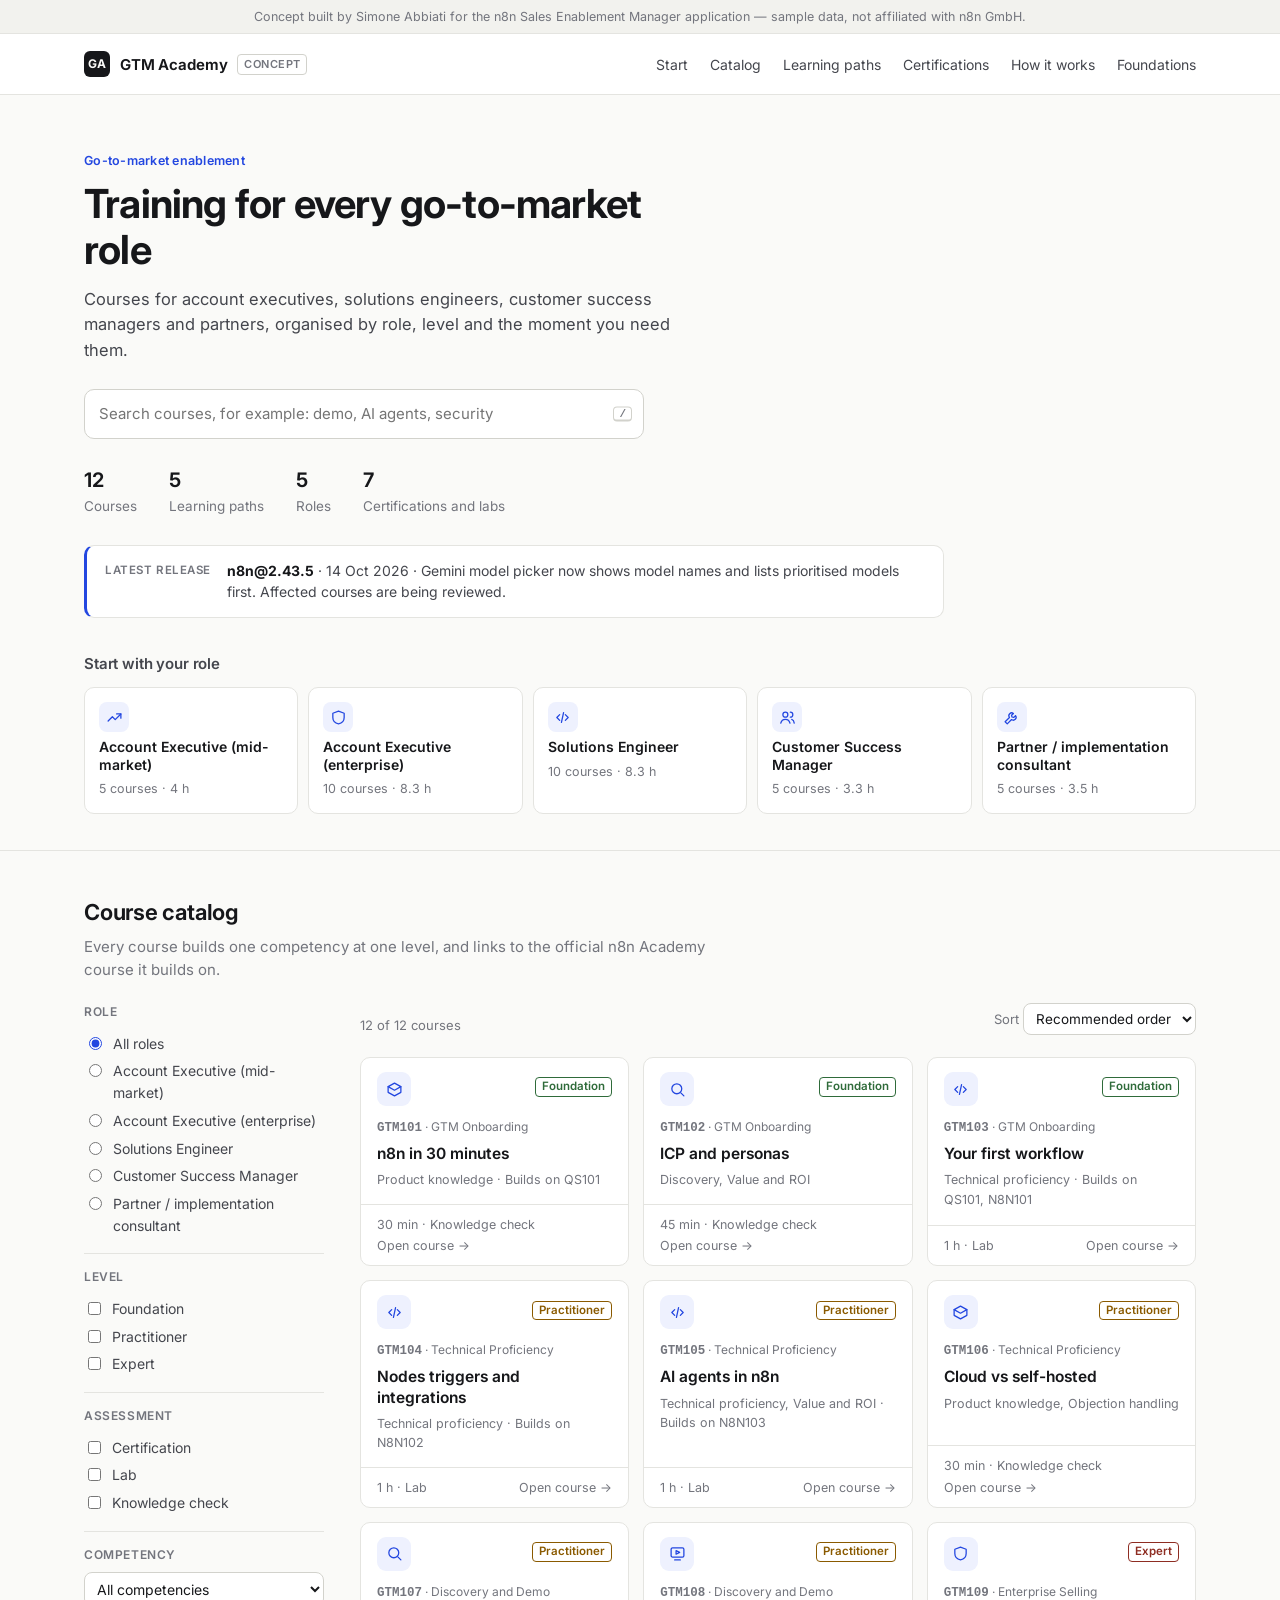
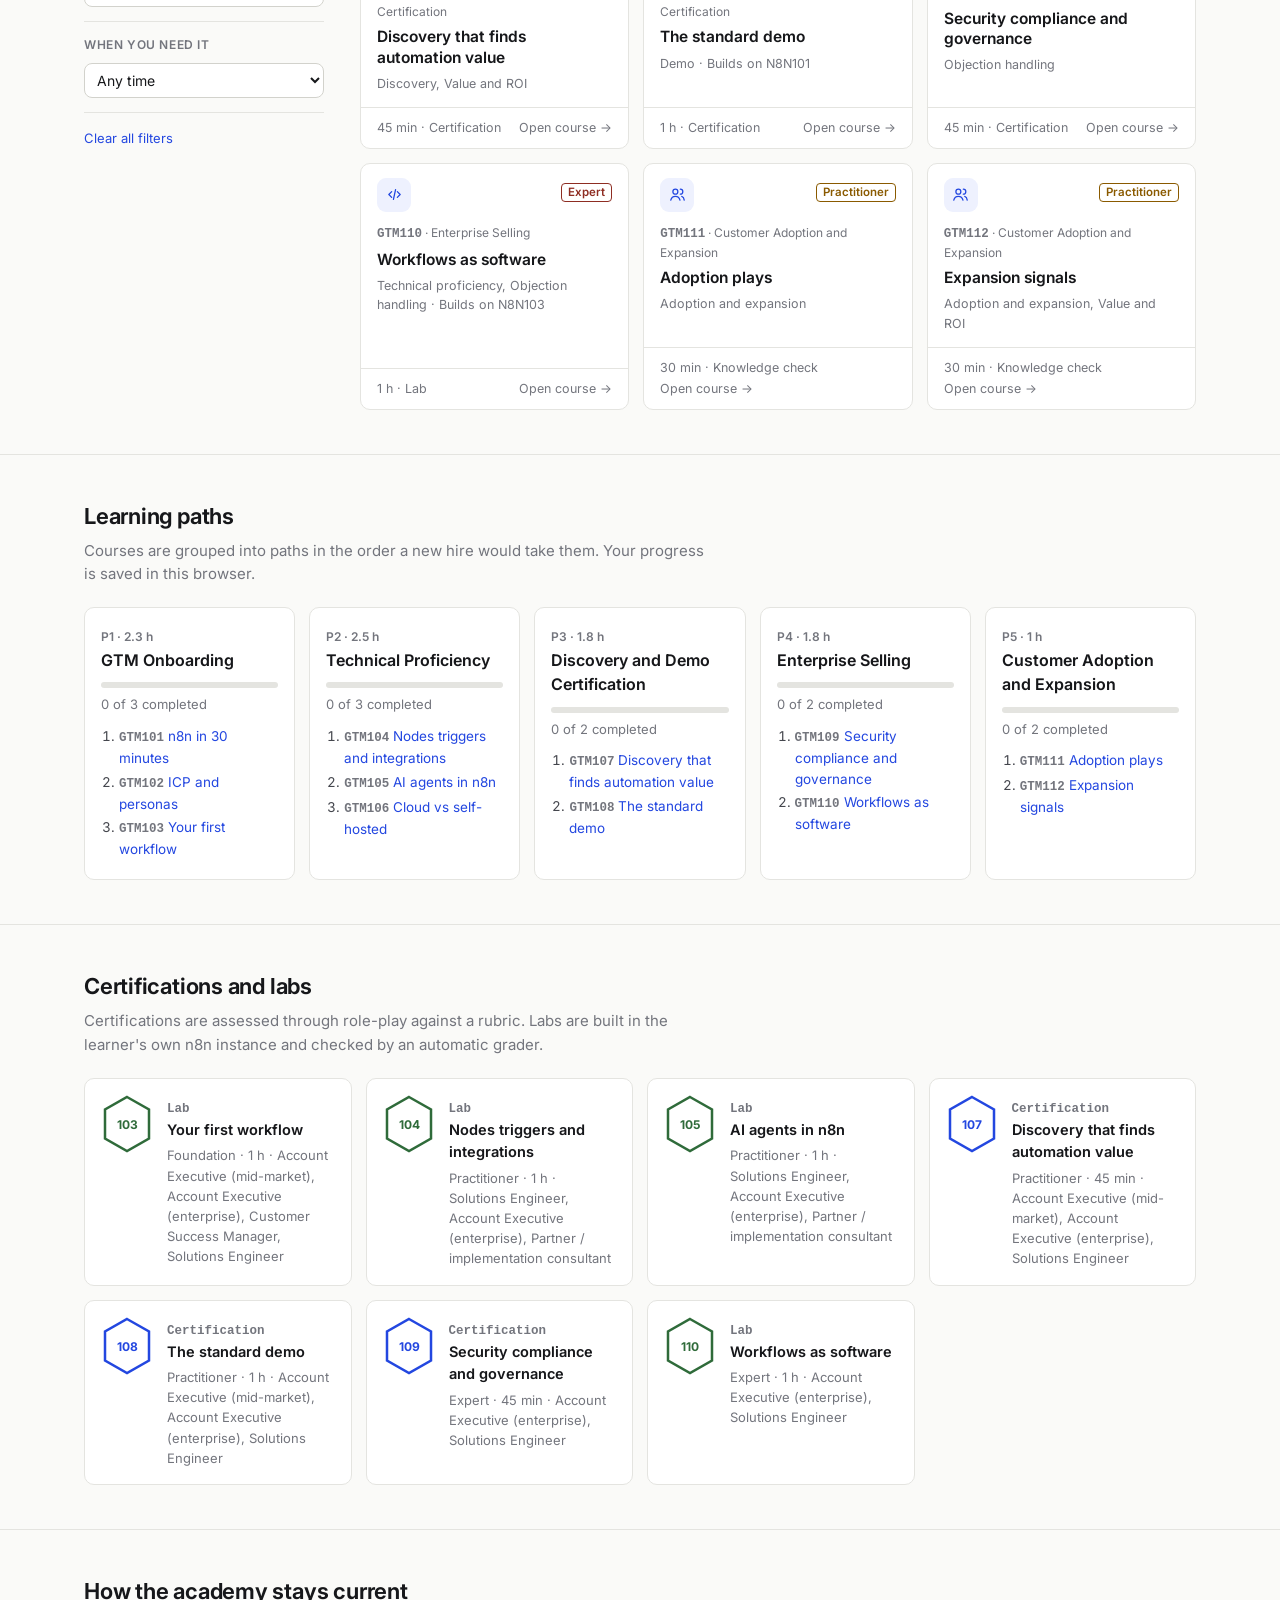
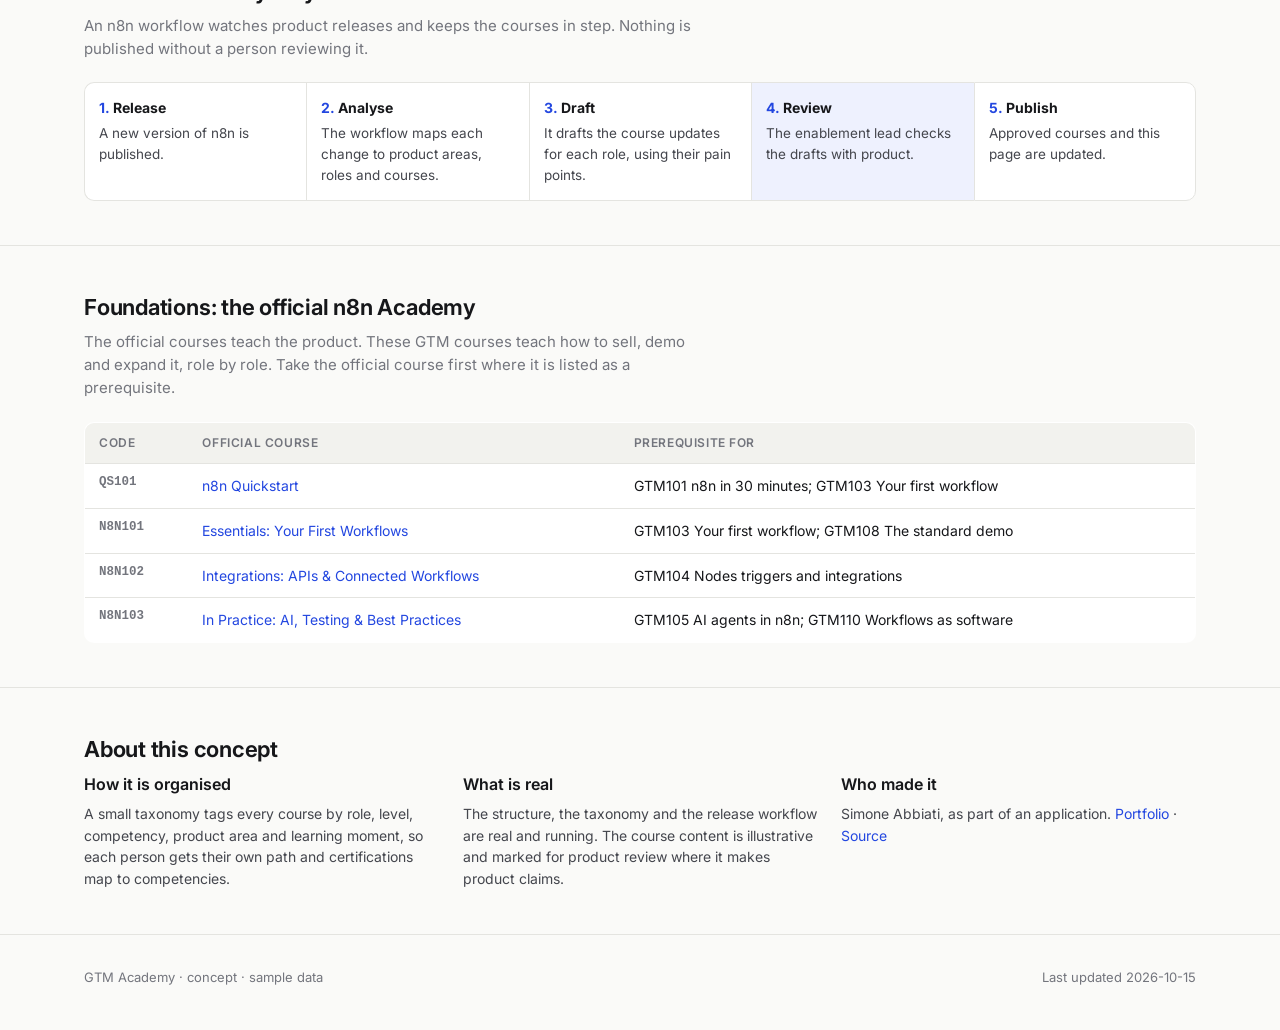
<file: index.html>
<!doctype html>
<html lang="en">
<head>
<meta charset="utf-8">
<meta name="viewport" content="width=device-width, initial-scale=1">
<title>GTM Academy — concept</title>
<meta name="description" content="Concept of a role-based enablement academy for go-to-market teams, built by Simone Abbiati.">
<link rel="preconnect" href="https://fonts.googleapis.com">
<link href="https://fonts.googleapis.com/css2?family=Inter:wght@400;500;600;650;700&display=swap" rel="stylesheet">
<link rel="stylesheet" href="templates/style.css?v=3">
</head>
<body>
<a class="skip" href="#catalog">Skip to the catalog</a>
<div class="notice">Concept built by Simone Abbiati for the n8n Sales Enablement Manager application — sample data, not affiliated with n8n GmbH.</div>
<header class="top"><div class="wrap">
  <a class="brand" href="./"><span class="mark">GA</span>GTM Academy <span class="chip">Concept</span></a>
  <nav class="links" aria-label="Sections"><a href="#start">Start</a><a href="#catalog">Catalog</a><a href="#paths">Learning paths</a><a href="#certifications">Certifications</a><a href="#how">How it works</a><a href="#foundations">Foundations</a></nav>
</div></header>

<main>
<div class="hero"><div class="wrap">
  <p class="eyebrow">Go-to-market enablement</p>
  <h1>Training for every go-to-market role</h1>
  <p class="lead">Courses for account executives, solutions engineers, customer success managers and partners, organised by role, level and the moment you need them.</p>
  <div class="search"><input id="q" type="search" placeholder="Search courses, for example: demo, AI agents, security" aria-label="Search courses"><kbd>/</kbd></div>
  <div class="facts"><span><b id="f-courses"></b>Courses</span><span><b id="f-paths"></b>Learning paths</span><span><b id="f-roles"></b>Roles</span><span><b id="f-certs"></b>Certifications and labs</span></div>
  <!--WHATS_NEW_START-->
  <div class="update"><span class="k">Latest release</span><p><b>n8n@2.43.5</b> · 14 Oct 2026 · Gemini model picker now shows model names and lists prioritised models first. Affected courses are being reviewed.</p></div>
  <!--WHATS_NEW_END-->
  <div class="start" id="start">
    <h2>Start with your role</h2>
    <div class="roles" id="roles"></div>
    <div class="mypath" id="mypath" aria-live="polite"></div>
  </div>
</div></div>

<section class="block" id="catalog"><div class="wrap">
  <h2>Course catalog</h2>
  <p class="sub">Every course builds one competency at one level, and links to the official n8n Academy course it builds on.</p>
  <button class="filters-toggle" id="ftoggle" aria-expanded="false" aria-controls="filters">Show filters</button>
  <div class="catalog">
    <aside class="filters" id="filters" aria-label="Filters">
      <div class="fgroup"><h4>Role</h4><div id="f-role"></div></div>
      <div class="fgroup"><h4>Level</h4><div id="f-level"></div></div>
      <div class="fgroup"><h4>Assessment</h4><div id="f-assess"></div></div>
      <div class="fgroup"><h4>Competency</h4><select id="f-comp" aria-label="Competency"><option value="">All competencies</option></select></div>
      <div class="fgroup"><h4>When you need it</h4><select id="f-moment" aria-label="When you need it"><option value="">Any time</option></select></div>
      <div class="fgroup"><button class="reset" id="reset">Clear all filters</button></div>
    </aside>
    <div>
      <div class="rolecard" id="rolecard"></div>
      <div class="toolbar">
        <div><span class="count" id="count" aria-live="polite"></span> <span class="active-filters" id="active"></span></div>
        <label class="count">Sort <select id="sort" aria-label="Sort"><option value="path">Recommended order</option><option value="short">Shortest first</option><option value="level">Level</option></select></label>
      </div>
      <div class="grid" id="list"></div>
    </div>
  </div>
</div></section>

<section class="block" id="paths"><div class="wrap">
  <h2>Learning paths</h2>
  <p class="sub">Courses are grouped into paths in the order a new hire would take them. Your progress is saved in this browser.</p>
  <div class="paths" id="pathlist"></div>
</div></section>

<section class="block" id="certifications"><div class="wrap">
  <h2>Certifications and labs</h2>
  <p class="sub">Certifications are assessed through role-play against a rubric. Labs are built in the learner's own n8n instance and checked by an automatic grader.</p>
  <div class="badges" id="badges"></div>
</div></section>

<section class="block" id="how"><div class="wrap">
  <h2>How the academy stays current</h2>
  <p class="sub">An n8n workflow watches product releases and keeps the courses in step. Nothing is published without a person reviewing it.</p>
  <div class="pipeline">
    <div class="pipe"><b>Release</b>A new version of n8n is published.</div>
    <div class="pipe"><b>Analyse</b>The workflow maps each change to product areas, roles and courses.</div>
    <div class="pipe"><b>Draft</b>It drafts the course updates for each role, using their pain points.</div>
    <div class="pipe human"><b>Review</b>The enablement lead checks the drafts with product.</div>
    <div class="pipe"><b>Publish</b>Approved courses and this page are updated.</div>
  </div>
</div></section>

<section class="block" id="foundations"><div class="wrap">
  <h2>Foundations: the official n8n Academy</h2>
  <p class="sub">The official courses teach the product. These GTM courses teach how to sell, demo and expand it, role by role. Take the official course first where it is listed as a prerequisite.</p>
  <table class="t" id="official"><thead><tr><th>Code</th><th>Official course</th><th>Prerequisite for</th></tr></thead><tbody></tbody></table>
</div></section>

<section class="block" id="about"><div class="wrap">
  <h2>About this concept</h2>
  <div class="cols">
    <div><h3>How it is organised</h3><p>A small taxonomy tags every course by role, level, competency, product area and learning moment, so each person gets their own path and certifications map to competencies.</p></div>
    <div><h3>What is real</h3><p>The structure, the taxonomy and the release workflow are real and running. The course content is illustrative and marked for product review where it makes product claims.</p></div>
    <div><h3>Who made it</h3><p>Simone Abbiati, as part of an application. <a href="https://simoneabbiati.github.io/portfolio/">Portfolio</a> · <a href="https://github.com/Simoneabbiati/n8n-enablement-demo">Source</a></p></div>
  </div>
</div></section>
</main>

<footer><div class="wrap"><span>GTM Academy · concept · sample data</span><span>Last updated <span id="updated">2026-10-15</span></span></div></footer>

<script id="academy-data" type="application/json">{"courses": [{"id": "GTM101", "module": "P1-M1", "title": "n8n in 30 minutes", "path": "GTM Onboarding", "pathId": "P1", "level": "Foundation", "levelId": "L1", "roles": ["AE_MM", "AE_ENT", "CSM", "SE"], "competencies": ["Product knowledge"], "area": ["Workflows and nodes"], "moments": ["Onboarding (days 0-30)"], "formats": ["Short video (UI how-to)", "Text explainer"], "prereq": ["QS101"], "scenario": ["Meridian Logistics"], "assessment": ["Knowledge check"], "access": ["Employees"], "minutes": 30}, {"id": "GTM102", "module": "P1-M2", "title": "ICP and personas", "path": "GTM Onboarding", "pathId": "P1", "level": "Foundation", "levelId": "L1", "roles": ["AE_MM", "AE_ENT", "CSM", "SE"], "competencies": ["Discovery", "Value and ROI"], "area": [], "moments": ["Onboarding (days 0-30)"], "formats": ["Text explainer", "Live session"], "prereq": [], "scenario": ["Meridian Logistics", "Aurora Bank"], "assessment": ["Knowledge check"], "access": ["Employees"], "minutes": 45}, {"id": "GTM103", "module": "P1-M3", "title": "Your first workflow", "path": "GTM Onboarding", "pathId": "P1", "level": "Foundation", "levelId": "L1", "roles": ["AE_MM", "AE_ENT", "CSM", "SE"], "competencies": ["Technical proficiency"], "area": ["Workflows and nodes"], "moments": ["Onboarding (days 0-30)"], "formats": ["Short video (UI how-to)", "Interactive walkthrough"], "prereq": ["QS101", "N8N101"], "scenario": ["Meridian Logistics"], "assessment": ["Hands-on lab", "Automatic grader"], "access": ["Employees"], "minutes": 60}, {"id": "GTM104", "module": "P2-M1", "title": "Nodes triggers and integrations", "path": "Technical Proficiency", "pathId": "P2", "level": "Practitioner", "levelId": "L2", "roles": ["SE", "AE_ENT", "PARTNER"], "competencies": ["Technical proficiency"], "area": ["Integrations and APIs"], "moments": ["Ramp (days 31-90)"], "formats": ["Short video (UI how-to)", "Text explainer"], "prereq": ["N8N102"], "scenario": ["Meridian Logistics"], "assessment": ["Hands-on lab", "Automatic grader"], "access": ["Partners"], "minutes": 60}, {"id": "GTM105", "module": "P2-M2", "title": "AI agents in n8n", "path": "Technical Proficiency", "pathId": "P2", "level": "Practitioner", "levelId": "L2", "roles": ["SE", "AE_ENT", "PARTNER"], "competencies": ["Technical proficiency", "Value and ROI"], "area": ["AI agents"], "moments": ["Ramp (days 31-90)", "Launch readiness"], "formats": ["Short video (UI how-to)", "Text explainer"], "prereq": ["N8N103"], "scenario": ["Aurora Bank"], "assessment": ["Hands-on lab", "Knowledge check"], "access": ["Partners"], "minutes": 60}, {"id": "GTM106", "module": "P2-M3", "title": "Cloud vs self-hosted", "path": "Technical Proficiency", "pathId": "P2", "level": "Practitioner", "levelId": "L2", "roles": ["SE", "AE_ENT", "PARTNER"], "competencies": ["Product knowledge", "Objection handling"], "area": ["Deployment"], "moments": ["Ramp (days 31-90)"], "formats": ["Text explainer"], "prereq": [], "scenario": ["Aurora Bank"], "assessment": ["Knowledge check"], "access": ["Partners"], "minutes": 30}, {"id": "GTM107", "module": "P3-M1", "title": "Discovery that finds automation value", "path": "Discovery and Demo Certification", "pathId": "P3", "level": "Practitioner", "levelId": "L2", "roles": ["AE_MM", "AE_ENT", "SE"], "competencies": ["Discovery", "Value and ROI"], "area": [], "moments": ["Ramp (days 31-90)"], "formats": ["Role-play", "Live session"], "prereq": [], "scenario": ["Meridian Logistics"], "assessment": ["Certification"], "access": ["Employees"], "minutes": 45}, {"id": "GTM108", "module": "P3-M2", "title": "The standard demo", "path": "Discovery and Demo Certification", "pathId": "P3", "level": "Practitioner", "levelId": "L2", "roles": ["AE_MM", "AE_ENT", "SE"], "competencies": ["Demo"], "area": ["Workflows and nodes", "AI agents"], "moments": ["Ramp (days 31-90)"], "formats": ["Short video (UI how-to)", "Role-play"], "prereq": ["N8N101"], "scenario": ["Meridian Logistics"], "assessment": ["Certification"], "access": ["Employees"], "minutes": 60}, {"id": "GTM109", "module": "P4-M1", "title": "Security compliance and governance", "path": "Enterprise Selling", "pathId": "P4", "level": "Expert", "levelId": "L3", "roles": ["AE_ENT", "SE"], "competencies": ["Objection handling"], "area": ["Security and governance"], "moments": ["Ramp (days 31-90)", "Launch readiness"], "formats": ["Text explainer", "Role-play"], "prereq": [], "scenario": ["Aurora Bank"], "assessment": ["Certification"], "access": ["Employees"], "minutes": 45}, {"id": "GTM110", "module": "P4-M2", "title": "Workflows as software", "path": "Enterprise Selling", "pathId": "P4", "level": "Expert", "levelId": "L3", "roles": ["AE_ENT", "SE"], "competencies": ["Technical proficiency", "Objection handling"], "area": ["Workflows as software"], "moments": ["Ramp (days 31-90)", "Launch readiness"], "formats": ["Short video (UI how-to)", "Text explainer"], "prereq": ["N8N103"], "scenario": ["Aurora Bank"], "assessment": ["Hands-on lab", "Automatic grader"], "access": ["Employees"], "minutes": 60}, {"id": "GTM111", "module": "P5-M1", "title": "Adoption plays", "path": "Customer Adoption and Expansion", "pathId": "P5", "level": "Practitioner", "levelId": "L2", "roles": ["CSM", "PARTNER"], "competencies": ["Adoption and expansion"], "area": [], "moments": ["Ramp (days 31-90)", "Launch readiness"], "formats": ["Text explainer", "Live session"], "prereq": [], "scenario": ["Meridian Logistics", "Pixel & Co."], "assessment": ["Knowledge check"], "access": ["Partners"], "minutes": 30}, {"id": "GTM112", "module": "P5-M2", "title": "Expansion signals", "path": "Customer Adoption and Expansion", "pathId": "P5", "level": "Practitioner", "levelId": "L2", "roles": ["CSM", "PARTNER"], "competencies": ["Adoption and expansion", "Value and ROI"], "area": [], "moments": ["Continuous"], "formats": ["Text explainer"], "prereq": [], "scenario": ["Pixel & Co."], "assessment": ["Knowledge check"], "access": ["Partners"], "minutes": 30}], "roles": [{"id": "AE_MM", "name": "Account Executive (mid-market)", "sells": "Heads of Ops and Engineering managers at 200-2000 employee companies", "goals": "Close deals faster; run confident discovery", "pains": "Ramp time; struggles to explain technical value to engineering managers; unsure which features matter for which use case", "needs": "One-sentence value story; the customer problem it solves; one discovery question; when NOT to pitch it"}, {"id": "AE_ENT", "name": "Account Executive (enterprise)", "sells": "CTOs and platform teams at large enterprises", "goals": "Win 6-to-7-figure deals with security and IT approval", "pains": "Long buying committees; security and compliance objections; competing against build-it-yourself", "needs": "Business case; impact on security/compliance/governance; objection handling; proof points for the CTO"}, {"id": "SE", "name": "Solutions Engineer", "sells": "Technical evaluators and architects", "goals": "Run convincing demos and proofs of concept", "pains": "New features land before demo assets exist; edge cases surface live in front of customers", "needs": "How it works; limits and prerequisites; a demo flow; a ready-to-import example workflow"}, {"id": "CSM", "name": "Customer Success Manager", "sells": "Existing customers' automation owners", "goals": "Drive adoption and expansion", "pains": "Hard to know which accounts benefit from a release; customers miss new capabilities", "needs": "Which customer segments benefit; adoption play; a short email to customers; expansion signals"}, {"id": "PARTNER", "name": "Partner / implementation consultant", "sells": "Clients of agencies and consultancies building on n8n", "goals": "Deliver client projects faster and resell", "pains": "Learns about features late; lacks certified best practices", "needs": "Implementation guidance; best practices; certification impact; what to tell clients"}], "paths": [{"id": "P1", "name": "GTM Onboarding"}, {"id": "P2", "name": "Technical Proficiency"}, {"id": "P3", "name": "Discovery and Demo Certification"}, {"id": "P4", "name": "Enterprise Selling"}, {"id": "P5", "name": "Customer Adoption and Expansion"}], "official": [{"code": "QS101", "title": "n8n Quickstart", "url": "https://learn.n8n.io/courses/course-v1:n8n+QS101+2026H2/about"}, {"code": "N8N101", "title": "Essentials: Your First Workflows", "url": "https://learn.n8n.io/courses/course-v1:n8n+N8N101+2026H2/about"}, {"code": "N8N102", "title": "Integrations: APIs & Connected Workflows", "url": "https://learn.n8n.io/courses/course-v1:n8n+N8N102+2026H2/about"}, {"code": "N8N103", "title": "In Practice: AI, Testing & Best Practices", "url": "https://learn.n8n.io/courses/course-v1:n8n+N8N103+2026H2/about"}], "scenarios": [{"name": "Meridian Logistics", "desc": "Mid-market logistics company automating order and support workflows across many SaaS tools."}, {"name": "Aurora Bank", "desc": "Regulated enterprise; strict security review; wants AI agents but only self-hosted."}, {"name": "Pixel & Co.", "desc": "Automation agency building n8n solutions for several clients."}], "competencies": ["Product knowledge", "Discovery", "Demo", "Technical proficiency", "Value and ROI", "Objection handling", "Adoption and expansion", "Partner delivery"], "moments": ["Onboarding (days 0-30)", "Ramp (days 31-90)", "Launch readiness", "Continuous"], "pages": ["GTM101", "GTM102", "GTM103", "GTM104", "GTM105", "GTM106", "GTM107", "GTM108", "GTM109", "GTM110", "GTM111", "GTM112"]}</script>
<script>
(function(){
  var D=JSON.parse(document.getElementById('academy-data').textContent);
  var $=function(s){return document.querySelector(s)}, $$=function(s){return Array.prototype.slice.call(document.querySelectorAll(s))};
  var esc=function(t){return String(t==null?'':t).replace(/[&<>"]/g,function(c){return {'&':'&amp;','<':'&lt;','>':'&gt;','"':'&quot;'}[c]})};
  var store={get:function(k,d){try{var v=localStorage.getItem(k);return v?JSON.parse(v):d}catch(e){return d}},set:function(k,v){try{localStorage.setItem(k,JSON.stringify(v))}catch(e){}}};
  var done=new Set(store.get('gtm-academy-done',[]));
  var ICON={
    'Product knowledge':'<path d="M21 8l-9-5-9 5 9 5 9-5z"/><path d="M3 8v8l9 5 9-5V8"/>',
    'Discovery':'<circle cx="11" cy="11" r="7"/><path d="M21 21l-4.3-4.3"/>',
    'Demo':'<rect x="3" y="4" width="18" height="13" rx="2"/><path d="M10 8l5 2.5-5 2.5z"/><path d="M8 21h8"/>',
    'Technical proficiency':'<path d="M8 8l-4 4 4 4"/><path d="M16 8l4 4-4 4"/><path d="M13.5 5l-3 14"/>',
    'Value and ROI':'<path d="M3 17l6-6 4 4 8-8"/><path d="M15 7h6v6"/>',
    'Objection handling':'<path d="M12 3l8 3v6c0 4.5-3.4 8-8 9-4.6-1-8-4.5-8-9V6z"/>',
    'Adoption and expansion':'<circle cx="9" cy="8" r="3.5"/><path d="M2.5 20c.8-3.5 3.4-5.5 6.5-5.5s5.7 2 6.5 5.5"/><path d="M16 4.5a3.5 3.5 0 010 7"/><path d="M18 14.7c2 .7 3.2 2.5 3.5 5.3"/>',
    'Partner delivery':'<path d="M14.7 6.3a4 4 0 00-5.6 5.6L3 18l3 3 6.1-6.1a4 4 0 005.6-5.6l-2.6 2.6-2.4-.6-.6-2.4z"/>'};
  var ROLEICON={AE_MM:'Value and ROI',AE_ENT:'Objection handling',SE:'Technical proficiency',CSM:'Adoption and expansion',PARTNER:'Partner delivery'};
  var icon=function(name){return '<span class="ic" aria-hidden="true"><svg viewBox="0 0 24 24" width="17" height="17">'+(ICON[name]||ICON['Product knowledge'])+'</svg></span>'};
  var roleName={}; D.roles.forEach(function(r){roleName[r.id]=r.name});
  var pages=new Set(D.pages||[]);
  var LV={L1:1,L2:2,L3:3};
  var kind=function(c){return c.assessment.some(function(a){return /Certification/.test(a)})?'Certification':c.assessment.some(function(a){return /lab/i.test(a)})?'Lab':'Knowledge check'};
  var certs=D.courses.filter(function(c){return kind(c)!=='Knowledge check'});
  var hrs=function(m){return m>=60?(Math.round(m/6)/10)+' h':m+' min'};
  $('#f-courses').textContent=D.courses.length;$('#f-paths').textContent=D.paths.length;$('#f-roles').textContent=D.roles.length;$('#f-certs').textContent=certs.length;

  var params=new URLSearchParams(location.search);
  var st={role:params.get('role')||store.get('gtm-academy-role',''),levels:new Set(),assess:new Set(),comp:'',moment:'',q:'',sort:'path'};
  if(st.role&&!roleName[st.role])st.role='';

  /* role start */
  $('#roles').innerHTML=D.roles.map(function(r){var cs=D.courses.filter(function(c){return c.roles.indexOf(r.id)>-1});var m=cs.reduce(function(a,c){return a+c.minutes},0);
    return '<button class="rolebtn" data-role="'+r.id+'" aria-pressed="false">'+icon(ROLEICON[r.id])+'<b>'+esc(r.name)+'</b><span>'+cs.length+' courses · '+hrs(m)+'</span></button>'}).join('');
  $$('.rolebtn').forEach(function(b){b.onclick=function(){setRole(st.role===b.dataset.role?'':b.dataset.role,true)}});

  function setRole(id,scroll){st.role=id;store.set('gtm-academy-role',id);
    var u=new URL(location.href); id?u.searchParams.set('role',id):u.searchParams.delete('role'); history.replaceState(null,'',u);
    $$('input[name=role]').forEach(function(i){i.checked=(i.value===id)});
    renderAll(); if(scroll&&id)$('#mypath').scrollIntoView({behavior:'smooth',block:'nearest'});}

  function mypath(){var el=$('#mypath');$$('.rolebtn').forEach(function(b){b.setAttribute('aria-pressed',String(b.dataset.role===st.role))});
    if(!st.role){el.classList.remove('on');return}
    var cs=D.courses.filter(function(c){return c.roles.indexOf(st.role)>-1});
    var n=cs.filter(function(c){return done.has(c.id)}).length, next=cs.find(function(c){return !done.has(c.id)});
    el.innerHTML='<div class="mypath-head"><h3>Your path as '+esc(roleName[st.role])+'</h3><span class="count">'+n+' of '+cs.length+' completed · '+hrs(cs.reduce(function(a,c){return a+c.minutes},0))+' in total</span></div><div class="bar" role="progressbar" aria-valuemin="0" aria-valuemax="'+cs.length+'" aria-valuenow="'+n+'"><span style="width:'+(cs.length?n/cs.length*100:0)+'%"></span></div>'+
      (next?'<p class="count">Next: <b>'+next.id+' '+esc(next.title)+'</b></p>':'<p class="count">All courses completed.</p>')+
      '<ol class="steps">'+cs.map(function(c,i){var d=done.has(c.id),link=pages.has(c.id);return '<li class="'+(d?'done':'')+'"><span class="dot">'+(d?'✓':i+1)+'</span><span>'+(link?'<a href="courses/'+c.id+'.html">':'')+'<span class="code">'+c.id+'</span> '+esc(c.title)+(link?'</a>':'')+'</span></li>'}).join('')+'</ol>';
    el.classList.add('on');}

  /* filters */
  $('#f-role').innerHTML='<label><input type="radio" name="role" value=""> All roles</label>'+D.roles.map(function(r){return '<label><input type="radio" name="role" value="'+r.id+'"> '+esc(r.name)+'</label>'}).join('');
  $('#f-level').innerHTML=[['L1','Foundation'],['L2','Practitioner'],['L3','Expert']].map(function(l){return '<label><input type="checkbox" value="'+l[0]+'"> '+l[1]+'</label>'}).join('');
  $('#f-assess').innerHTML=['Certification','Lab','Knowledge check'].map(function(a){return '<label><input type="checkbox" value="'+a+'"> '+a+'</label>'}).join('');
  $('#f-comp').innerHTML+=D.competencies.map(function(c){return '<option>'+esc(c)+'</option>'}).join('');
  $('#f-moment').innerHTML+=D.moments.map(function(m){return '<option>'+esc(m)+'</option>'}).join('');

  function chip(label,clear){return '<button class="af" data-clear="'+clear+'" aria-label="Remove filter '+esc(label)+'">'+esc(label)+' ×</button>'}
  function catalog(){
    var rc=$('#rolecard');
    if(st.role){var r=D.roles.find(function(x){return x.id===st.role});
      rc.innerHTML='<h3>'+esc(r.name)+'</h3><dl><dt>Sells or supports</dt><dd>'+esc(r.sells)+'</dd><dt>Goals</dt><dd>'+esc(r.goals)+'</dd><dt>Pain points</dt><dd>'+esc(r.pains)+'</dd><dt>Needs from a release</dt><dd>'+esc(r.needs)+'</dd></dl>';rc.classList.add('on')}
    else rc.classList.remove('on');
    var q=st.q.toLowerCase();
    var rows=D.courses.filter(function(c){
      if(st.role&&c.roles.indexOf(st.role)<0)return false;
      if(st.levels.size&&!st.levels.has(c.levelId))return false;
      if(st.assess.size&&!st.assess.has(kind(c)))return false;
      if(st.comp&&c.competencies.indexOf(st.comp)<0)return false;
      if(st.moment&&c.moments.indexOf(st.moment)<0)return false;
      if(q&&JSON.stringify(c).toLowerCase().indexOf(q)<0)return false;return true});
    if(st.sort==='short')rows.sort(function(a,b){return a.minutes-b.minutes});
    if(st.sort==='level')rows.sort(function(a,b){return LV[a.levelId]-LV[b.levelId]});
    $('#count').textContent=rows.length+' of '+D.courses.length+' courses';
    var chips=[];if(st.role)chips.push(chip(roleName[st.role],'role'));st.levels.forEach(function(l){chips.push(chip({L1:'Foundation',L2:'Practitioner',L3:'Expert'}[l],'level:'+l))});st.assess.forEach(function(a){chips.push(chip(a,'assess:'+a))});if(st.comp)chips.push(chip(st.comp,'comp'));if(st.moment)chips.push(chip(st.moment,'moment'));if(st.q)chips.push(chip('"'+st.q+'"','q'));
    $('#active').innerHTML=chips.join('');
    $$('#active .af').forEach(function(b){b.onclick=function(){var k=b.dataset.clear;
      if(k==='role')setRole('',false);else{if(k.indexOf('level:')===0)st.levels.delete(k.slice(6));else if(k.indexOf('assess:')===0)st.assess.delete(k.slice(7));else if(k==='comp'){st.comp='';$('#f-comp').value=''}else if(k==='moment'){st.moment='';$('#f-moment').value=''}else if(k==='q'){st.q='';$('#q').value=''}syncBoxes();renderAll()}}});
    $('#list').innerHTML=rows.length?rows.map(function(c){
      var has=pages.has(c.id),d=done.has(c.id),tag=has?'a':'div',href=has?' href="courses/'+c.id+'.html"':'';
      return '<'+tag+' class="card"'+href+'><div class="card-top">'+icon(c.competencies[0])+'<span class="lvl '+c.levelId+'">'+c.level+'</span></div><div class="card-body"><span class="eyerow"><span class="code">'+c.id+'</span> · '+esc(c.path)+'</span><h3>'+esc(c.title)+'</h3><span class="meta">'+esc(c.competencies.join(', '))+(c.prereq.length?' · Builds on '+c.prereq.join(', '):'')+'</span></div><div class="card-foot"><span>'+hrs(c.minutes)+' · '+kind(c)+'</span><span>'+(d?'<span class="ok">Completed</span>':has?'Open course →':'Outline in progress')+'</span></div></'+tag+'>'}).join(''):'<div class="empty">No courses match these filters. <button class="reset" id="reset2">Clear all filters</button></div>';
    var r2=$('#reset2');if(r2)r2.onclick=resetAll;
  }
  function paths(){$('#pathlist').innerHTML=D.paths.map(function(p){var cs=D.courses.filter(function(c){return c.pathId===p.id});var n=cs.filter(function(c){return done.has(c.id)}).length;
    return '<div class="path"><span class="pid">'+p.id+' · '+hrs(cs.reduce(function(a,c){return a+c.minutes},0))+'</span><h3>'+esc(p.name)+'</h3><div class="bar"><span style="width:'+(n/cs.length*100)+'%"></span></div><span class="count">'+n+' of '+cs.length+' completed</span><ol>'+cs.map(function(c){return '<li>'+(pages.has(c.id)?'<a href="courses/'+c.id+'.html">':'')+'<span class="code">'+c.id+'</span> '+esc(c.title)+(pages.has(c.id)?'</a>':'')+(done.has(c.id)?' ✓':'')+'</li>'}).join('')+'</ol></div>'}).join('')}
  function badges(){$('#badges').innerHTML=certs.map(function(c){var k=kind(c),col=k==='Certification'?'var(--accent)':'var(--l1)';
    return '<div class="badge"><svg class="hex" viewBox="0 0 52 58" width="52" height="58" aria-hidden="true"><path d="M26 2l22 12.5v29L26 56 4 43.5v-29z" fill="none" stroke="'+col+'" stroke-width="2.5"/><text x="26" y="34" text-anchor="middle" font-size="12" font-weight="700" fill="'+col+'" font-family="Inter,sans-serif">'+c.id.slice(3)+'</text></svg><div><span class="code">'+k+'</span><h3>'+esc(c.title)+'</h3><p>'+c.level+' · '+hrs(c.minutes)+' · '+esc(c.roles.map(function(r){return roleName[r]}).join(', '))+'</p></div></div>'}).join('')}
  function renderAll(){mypath();catalog();paths();}
  function syncBoxes(){$$('#f-level input').forEach(function(i){i.checked=st.levels.has(i.value)});$$('#f-assess input').forEach(function(i){i.checked=st.assess.has(i.value)})}
  function resetAll(){st.levels=new Set();st.assess=new Set();st.comp='';st.moment='';st.q='';$('#f-comp').value='';$('#f-moment').value='';$('#q').value='';syncBoxes();setRole('',false)}
  $$('input[name=role]').forEach(function(i){i.onchange=function(){setRole(i.value,false)}});
  $$('#f-level input').forEach(function(i){i.onchange=function(){i.checked?st.levels.add(i.value):st.levels.delete(i.value);renderAll()}});
  $$('#f-assess input').forEach(function(i){i.onchange=function(){i.checked?st.assess.add(i.value):st.assess.delete(i.value);renderAll()}});
  $('#f-comp').onchange=function(e){st.comp=e.target.value;renderAll()};
  $('#f-moment').onchange=function(e){st.moment=e.target.value;renderAll()};
  $('#sort').onchange=function(e){st.sort=e.target.value;catalog()};
  $('#q').oninput=function(e){st.q=e.target.value;catalog()};
  $('#q').onkeydown=function(e){if(e.key==='Enter')$('#catalog').scrollIntoView({behavior:'smooth'})};
  $('#reset').onclick=resetAll;
  $('#ftoggle').onclick=function(){var f=$('#filters'),o=f.classList.toggle('open');this.setAttribute('aria-expanded',String(o));this.textContent=o?'Hide filters':'Show filters'};
  document.addEventListener('keydown',function(e){if(e.key==='/'&&document.activeElement.tagName!=='INPUT'){e.preventDefault();$('#q').focus()}});
  window.addEventListener('storage',function(){done=new Set(store.get('gtm-academy-done',[]));renderAll()});
  document.querySelector('#official tbody').innerHTML=D.official.map(function(o){var fw=D.courses.filter(function(c){return c.prereq.indexOf(o.code)>-1}).map(function(c){return c.id+' '+c.title});
    return '<tr><td class="c">'+o.code+'</td><td><a href="'+o.url+'" target="_blank" rel="noopener">'+esc(o.title)+'</a></td><td>'+esc(fw.join('; '))+'</td></tr>'}).join('');
  badges(); setRole(st.role,false);
})();
</script>
</body>
</html>
</file>
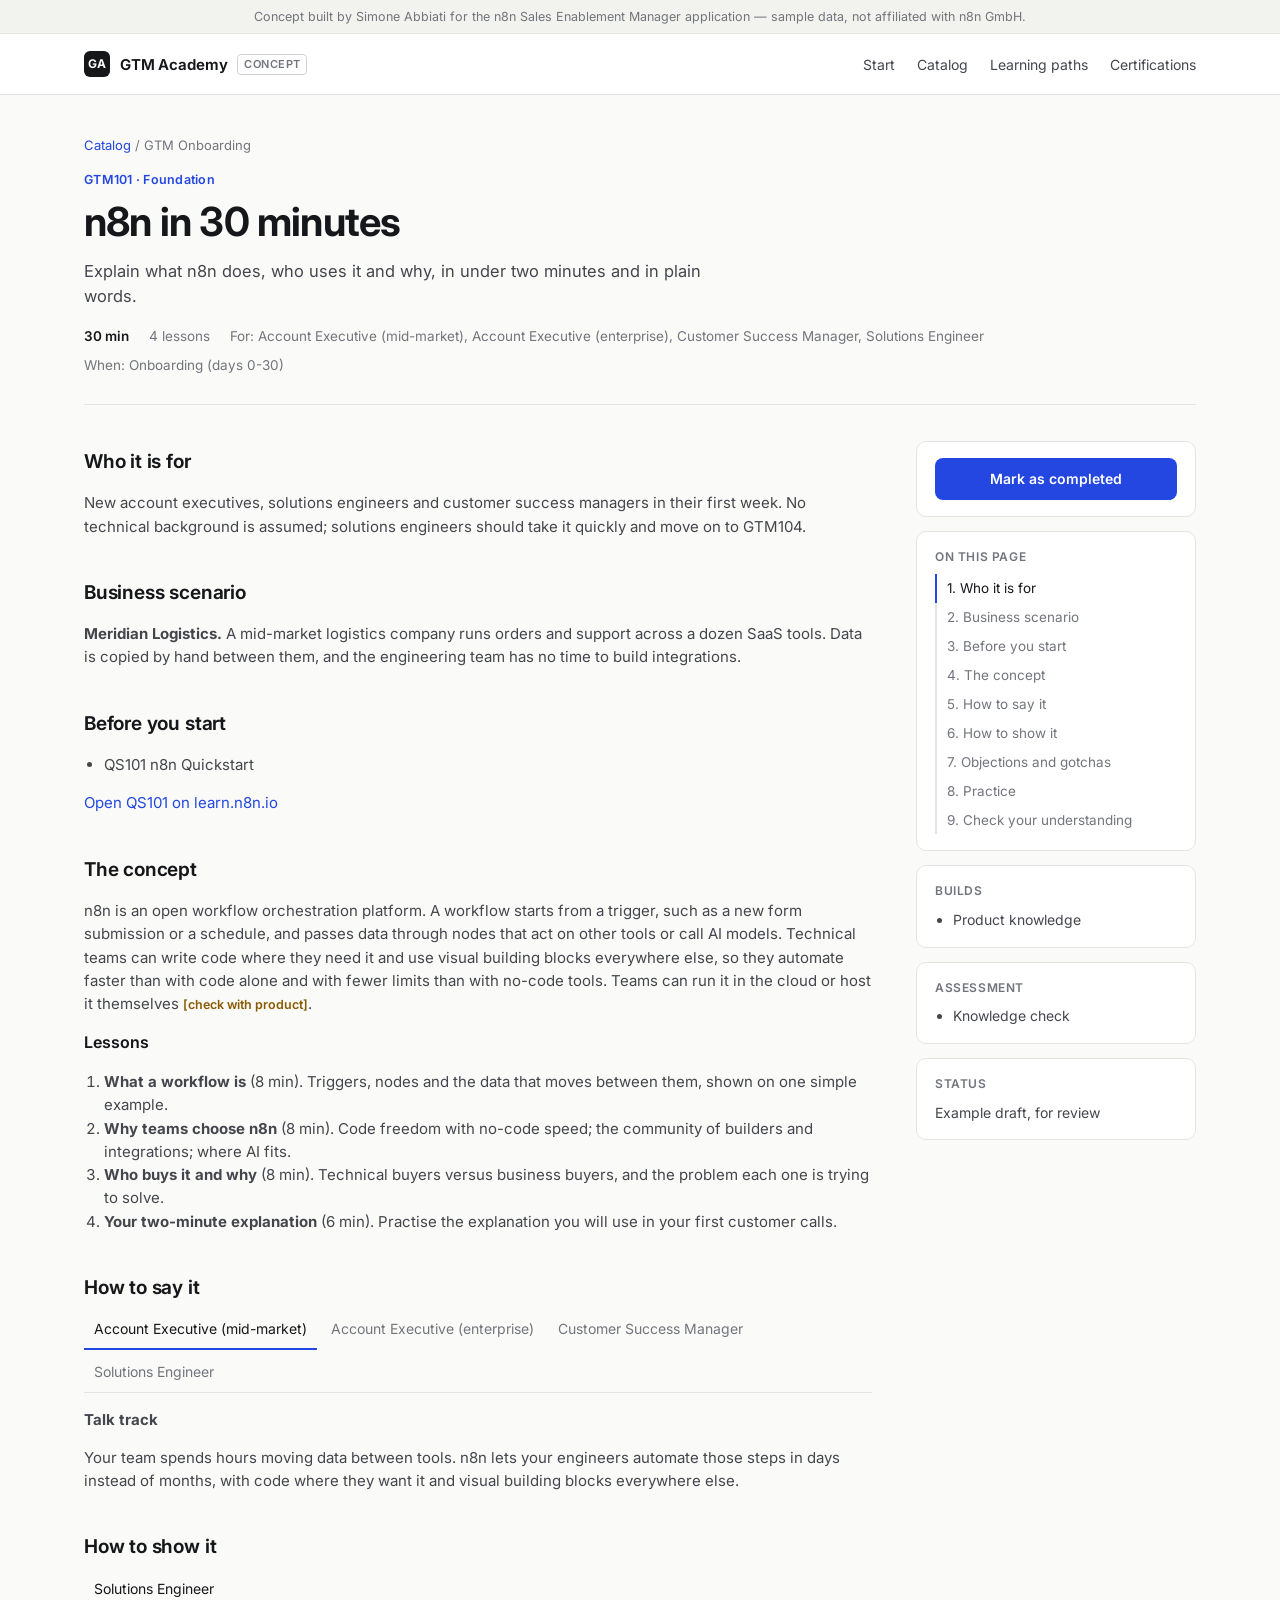
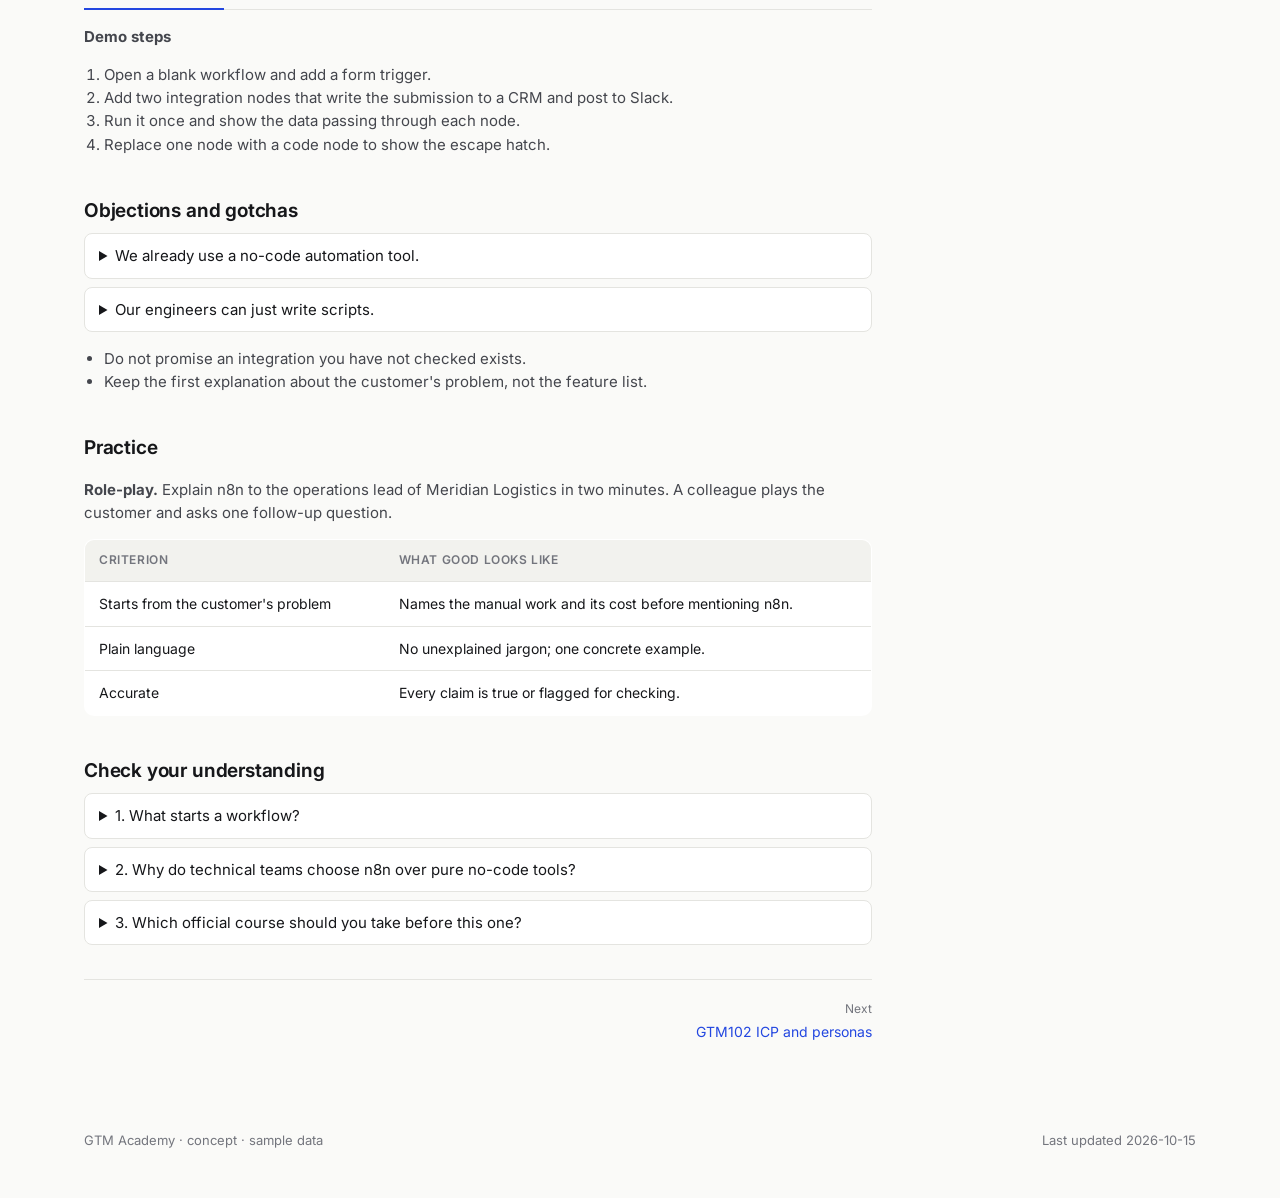
<file: courses/GTM101.html>
<!doctype html>
<html lang="en">
<head>
<meta charset="utf-8">
<meta name="viewport" content="width=device-width, initial-scale=1">
<title>n8n in 30 minutes — GTM Academy (concept)</title>
<link rel="preconnect" href="https://fonts.googleapis.com">
<link href="https://fonts.googleapis.com/css2?family=Inter:wght@400;500;600;650;700&display=swap" rel="stylesheet">
<link rel="stylesheet" href="../templates/style.css?v=3">
</head>
<body>
<div class="readbar" id="readbar" aria-hidden="true"></div>
<a class="skip" href="#c-body">Skip to the course</a>
<div class="notice">Concept built by Simone Abbiati for the n8n Sales Enablement Manager application — sample data, not affiliated with n8n GmbH.</div>
<header class="top"><div class="wrap">
  <a class="brand" href="../"><span class="mark">GA</span>GTM Academy <span class="chip">Concept</span></a>
  <nav class="links" aria-label="Sections"><a href="../#start">Start</a><a href="../#catalog">Catalog</a><a href="../#paths">Learning paths</a><a href="../#certifications">Certifications</a></nav>
</div></header>
<main class="wrap">
  <div class="course-head">
    <div class="crumbs"><a href="../#catalog">Catalog</a> / <span id="c-path"></span></div>
    <p class="eyebrow" id="c-code"></p>
    <h1 id="c-title"></h1>
    <p class="lead" id="c-objective"></p>
    <div class="facts-row" id="c-facts"></div>
  </div>
  <div class="course">
    <article id="c-body"></article>
    <aside id="c-side"></aside>
  </div>
</main>
<footer><div class="wrap"><span>GTM Academy · concept · sample data</span><span id="c-updated"></span></div></footer>
<script id="course-data" type="application/json">{"id": "GTM101", "title": "n8n in 30 minutes", "path": "GTM Onboarding", "level": "Foundation", "levelId": "L1", "minutes": 30, "roles": ["AE_MM", "AE_ENT", "CSM", "SE"], "competencies": ["Product knowledge"], "moments": ["Onboarding (days 0-30)"], "assessment": ["Knowledge check"], "status": "Example draft, for review", "updated": "2026-10-15", "objective": "Explain what n8n does, who uses it and why, in under two minutes and in plain words.", "who_its_for": "New account executives, solutions engineers and customer success managers in their first week. No technical background is assumed; solutions engineers should take it quickly and move on to GTM104.", "scenario": {"name": "Meridian Logistics", "problem": "A mid-market logistics company runs orders and support across a dozen SaaS tools. Data is copied by hand between them, and the engineering team has no time to build integrations."}, "prerequisites": [{"code": "QS101", "title": "n8n Quickstart", "url": "https://learn.n8n.io/courses/course-v1:n8n+QS101+2026H2/about"}], "concept": "n8n is an open workflow orchestration platform. A workflow starts from a trigger, such as a new form submission or a schedule, and passes data through nodes that act on other tools or call AI models. Technical teams can write code where they need it and use visual building blocks everywhere else, so they automate faster than with code alone and with fewer limits than with no-code tools. Teams can run it in the cloud or host it themselves [CHECK WITH PRODUCT].", "lessons": [{"title": "What a workflow is", "minutes": 8, "summary": "Triggers, nodes and the data that moves between them, shown on one simple example."}, {"title": "Why teams choose n8n", "minutes": 8, "summary": "Code freedom with no-code speed; the community of builders and integrations; where AI fits."}, {"title": "Who buys it and why", "minutes": 8, "summary": "Technical buyers versus business buyers, and the problem each one is trying to solve."}, {"title": "Your two-minute explanation", "minutes": 6, "summary": "Practise the explanation you will use in your first customer calls."}], "by_role": {"AE_MM": {"say": {"format": "Talk track", "text": "Your team spends hours moving data between tools. n8n lets your engineers automate those steps in days instead of months, with code where they want it and visual building blocks everywhere else."}}, "AE_ENT": {"say": {"format": "Talk track", "text": "n8n gives your platform team one place to build, run and govern automations, including AI agents, in the cloud or on your own infrastructure [CHECK WITH PRODUCT]."}}, "CSM": {"say": {"format": "Customer email", "text": "Subject: Getting more from your first workflows. A short note on the three workflows teams like yours usually automate next, and a link to book 20 minutes with me."}}, "SE": {"say": {"format": "Talk track", "text": "Start from the trigger and the systems involved; show that every node can be replaced by code when the visual version is not enough."}, "show": {"format": "Demo steps", "steps": ["Open a blank workflow and add a form trigger.", "Add two integration nodes that write the submission to a CRM and post to Slack.", "Run it once and show the data passing through each node.", "Replace one node with a code node to show the escape hatch."]}}}, "objections": [{"q": "We already use a no-code automation tool.", "a": "Ask where it stops: custom logic, volume, cost or data residency. n8n is chosen when teams outgrow those limits [CHECK WITH PRODUCT]."}, {"q": "Our engineers can just write scripts.", "a": "They can. The question is who maintains them, monitors them and changes them next quarter. Workflows make that visible to the whole team."}], "gotchas": ["Do not promise an integration you have not checked exists.", "Keep the first explanation about the customer's problem, not the feature list."], "practice": {"type": "Role-play", "brief": "Explain n8n to the operations lead of Meridian Logistics in two minutes. A colleague plays the customer and asks one follow-up question.", "rubric": [{"criterion": "Starts from the customer's problem", "good": "Names the manual work and its cost before mentioning n8n."}, {"criterion": "Plain language", "good": "No unexplained jargon; one concrete example."}, {"criterion": "Accurate", "good": "Every claim is true or flagged for checking."}]}, "check": [{"q": "What starts a workflow?", "answer": "A trigger, such as a new form submission, a webhook or a schedule."}, {"q": "Why do technical teams choose n8n over pure no-code tools?", "answer": "They can write code where they need it and avoid the limits of visual-only tools, while still building faster than with code alone."}, {"q": "Which official course should you take before this one?", "answer": "QS101 n8n Quickstart."}]}</script>
<script>
(function(){
  var C=JSON.parse(document.getElementById('course-data').textContent);
  var store={get:function(k,d){try{var v=localStorage.getItem(k);return v?JSON.parse(v):d}catch(e){return d}},set:function(k,v){try{localStorage.setItem(k,JSON.stringify(v))}catch(e){}}};
  var esc=function(t){return String(t==null?'':t).replace(/[&<>"]/g,function(c){return {'&':'&amp;','<':'&lt;','>':'&gt;','"':'&quot;'}[c]}).replace(/\[CHECK WITH PRODUCT\]/g,'<span class="check">[check with product]</span>')};
  var ROLE={AE_MM:'Account Executive (mid-market)',AE_ENT:'Account Executive (enterprise)',SE:'Solutions Engineer',CSM:'Customer Success Manager',PARTNER:'Partner / implementation consultant'};
  var $=function(s){return document.getElementById(s)};
  var pref=store.get('gtm-academy-role','');
  document.title=C.title+' — GTM Academy (concept)';
  $('c-path').textContent=C.path; $('c-code').textContent=C.id+' · '+C.level; $('c-title').textContent=C.title; $('c-objective').textContent=C.objective;
  $('c-facts').innerHTML=['<span><b>'+C.minutes+' min</b></span>','<span>'+C.lessons.length+' lessons</span>','<span>For: '+esc(C.roles.map(function(r){return ROLE[r]||r}).join(', '))+'</span>','<span>When: '+esc(C.moments.join(', '))+'</span>'].join('');
  var ul=function(a){return '<ul>'+a.map(function(x){return '<li>'+esc(x)+'</li>'}).join('')+'</ul>'};
  var S=[];
  var sec=function(id,title,html){if(!html)return '';S.push([id,title]);return '<section id="'+id+'"><h2>'+title+'</h2>'+html+'</section>'};
  var tabs=function(key){var roles=C.roles.filter(function(r){return C.by_role[r]&&C.by_role[r][key]});if(!roles.length)return '';
    var first=roles.indexOf(pref)>-1?pref:roles[0];
    return '<div class="tabs" role="tablist" data-k="'+key+'">'+roles.map(function(r){return '<button role="tab" aria-selected="'+(r===first)+'" data-r="'+r+'" class="'+(r===first?'on':'')+'">'+esc(ROLE[r]||r)+'</button>'}).join('')+'</div>'+
      roles.map(function(r){var b=C.by_role[r][key];return '<div class="pane" role="tabpanel" data-k="'+key+'" data-r="'+r+'"'+(r===first?'':' hidden')+'><p><b>'+esc(b.format)+'</b></p>'+(b.steps?'<ol>'+b.steps.map(function(s){return '<li>'+esc(s)+'</li>'}).join('')+'</ol>':'')+(b.text?'<p>'+esc(b.text)+'</p>':'')+'</div>'}).join('')};
  var h='';
  h+=sec('who','Who it is for','<p>'+esc(C.who_its_for)+'</p>');
  h+=sec('scenario','Business scenario','<p><b>'+esc(C.scenario.name)+'.</b> '+esc(C.scenario.problem)+'</p>');
  h+=sec('before','Before you start',(C.prerequisites.length?ul(C.prerequisites.map(function(p){return p.code+' '+p.title}))+'<p>'+C.prerequisites.map(function(p){return '<a href="'+p.url+'" target="_blank" rel="noopener">Open '+esc(p.code)+' on learn.n8n.io</a>'}).join(' · ')+'</p>':'<p>No prerequisite.</p>'));
  h+=sec('concept','The concept','<p>'+esc(C.concept)+'</p><h3>Lessons</h3><ol>'+C.lessons.map(function(l){return '<li><b>'+esc(l.title)+'</b> ('+l.minutes+' min). '+esc(l.summary)+'</li>'}).join('')+'</ol>');
  h+=sec('say','How to say it',tabs('say'));
  h+=sec('show','How to show it',tabs('show'));
  h+=sec('objections','Objections and gotchas',C.objections.map(function(o){return '<details class="q"><summary>'+esc(o.q)+'</summary><p>'+esc(o.a)+'</p></details>'}).join('')+(C.gotchas&&C.gotchas.length?ul(C.gotchas):''));
  h+=sec('practice','Practice','<p><b>'+esc(C.practice.type)+'.</b> '+esc(C.practice.brief)+'</p><table class="t"><thead><tr><th>Criterion</th><th>What good looks like</th></tr></thead><tbody>'+C.practice.rubric.map(function(r){return '<tr><td>'+esc(r.criterion)+'</td><td>'+esc(r.good)+'</td></tr>'}).join('')+'</tbody></table>');
  h+=sec('check','Check your understanding',C.check.map(function(q,i){return '<details class="q"><summary>'+(i+1)+'. '+esc(q.q)+'</summary><p>'+esc(q.answer)+'</p></details>'}).join(''));
  h+='<nav class="pager" id="pager" aria-label="Course navigation"></nav>';
  $('c-body').innerHTML=h;
  /* tabs */
  document.querySelectorAll('.tabs').forEach(function(t){t.querySelectorAll('button').forEach(function(b){b.onclick=function(){var k=t.dataset.k;
    t.querySelectorAll('button').forEach(function(x){x.classList.toggle('on',x===b);x.setAttribute('aria-selected',String(x===b))});
    document.querySelectorAll('.pane[data-k="'+k+'"]').forEach(function(p){p.hidden=p.dataset.r!==b.dataset.r})}})});
  /* side */
  var done=new Set(store.get('gtm-academy-done',[]));
  $('c-side').innerHTML='<div class="box"><button class="complete" id="complete"></button></div><div class="box toc"><h4>On this page</h4>'+S.map(function(s,i){return '<a href="#'+s[0]+'" data-s="'+s[0]+'">'+(i+1)+'. '+s[1]+'</a>'}).join('')+'</div><div class="box"><h4>Builds</h4>'+ul(C.competencies)+'</div><div class="box"><h4>Assessment</h4>'+ul(C.assessment)+'</div><div class="box"><h4>Status</h4><p style="margin:0;color:var(--soft)">'+esc(C.status)+'</p></div>';
  var btn=$('complete');
  var paint=function(){var d=done.has(C.id);btn.textContent=d?'Completed ✓ (undo)':'Mark as completed';btn.classList.toggle('done',d)};
  btn.onclick=function(){done.has(C.id)?done.delete(C.id):done.add(C.id);store.set('gtm-academy-done',Array.from(done));paint()};paint();
  /* scrollspy + read bar */
  var links=document.querySelectorAll('.toc a');
  var onScroll=function(){var y=window.scrollY+120,cur=S[0][0];S.forEach(function(s){var el=document.getElementById(s[0]);if(el&&el.offsetTop<=y)cur=s[0]});
    links.forEach(function(a){a.classList.toggle('on',a.dataset.s===cur)});
    var max=document.documentElement.scrollHeight-window.innerHeight;$('readbar').style.width=(max>0?Math.min(100,window.scrollY/max*100):0)+'%'};
  window.addEventListener('scroll',onScroll,{passive:true});onScroll();
  /* pager: read the live catalog */
  fetch('../index.html').then(function(r){return r.text()}).then(function(t){
    var m=t.match(/<script id="academy-data" type="application\/json">([\s\S]*?)<\/script>/);if(!m)return;
    var D=JSON.parse(m[1]),ids=D.courses.map(function(c){return c.id}),i=ids.indexOf(C.id),pages=new Set(D.pages||[]);
    var link=function(c,lab,al){if(!c)return '<span></span>';return pages.has(c.id)?'<a href="'+c.id+'.html" style="text-align:'+al+'"><span>'+lab+'</span>'+c.id+' '+esc(c.title)+'</a>':'<span style="text-align:'+al+'"><span>'+lab+'</span>'+c.id+' '+esc(c.title)+' (in progress)</span>'};
    $('pager').innerHTML=link(D.courses[i-1],'Previous','left')+link(D.courses[i+1],'Next','right');
  }).catch(function(){});
  $('c-updated').textContent='Last updated '+C.updated;
})();
</script>
</body>
</html>
</file>
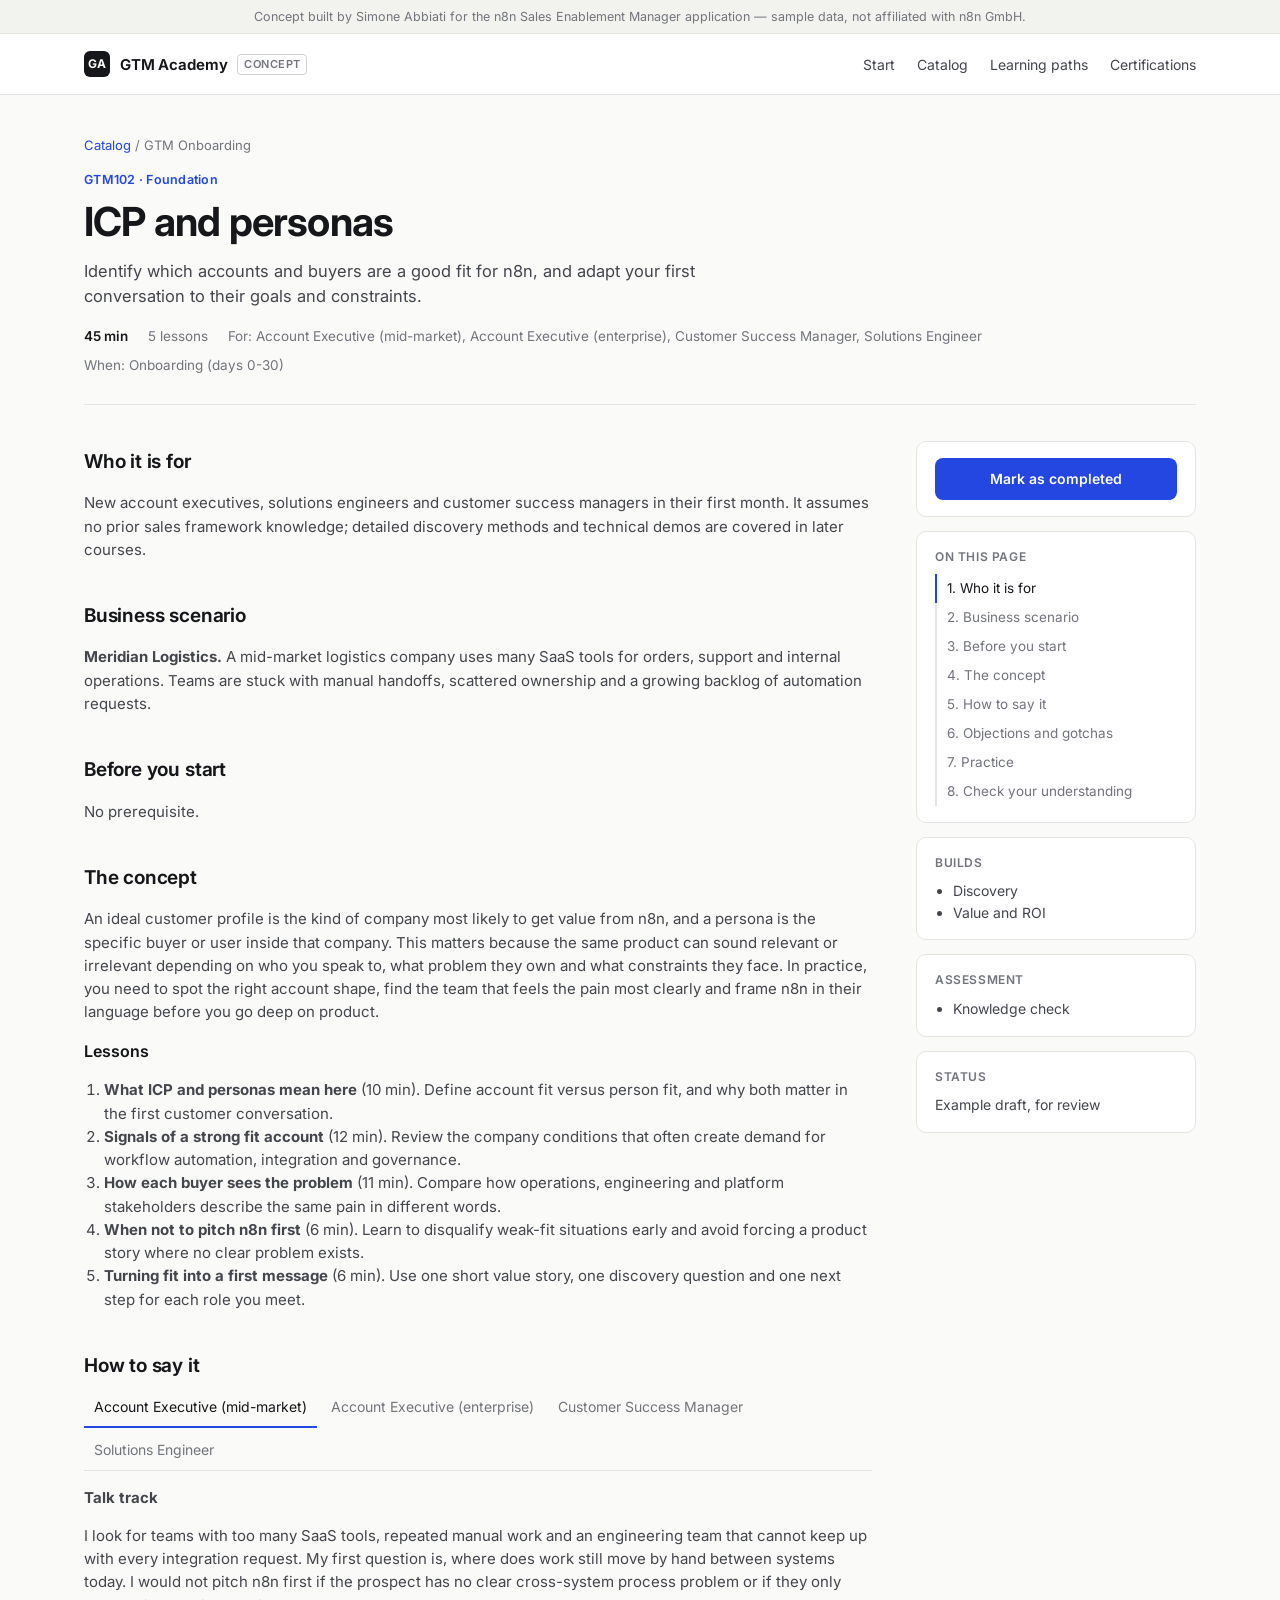
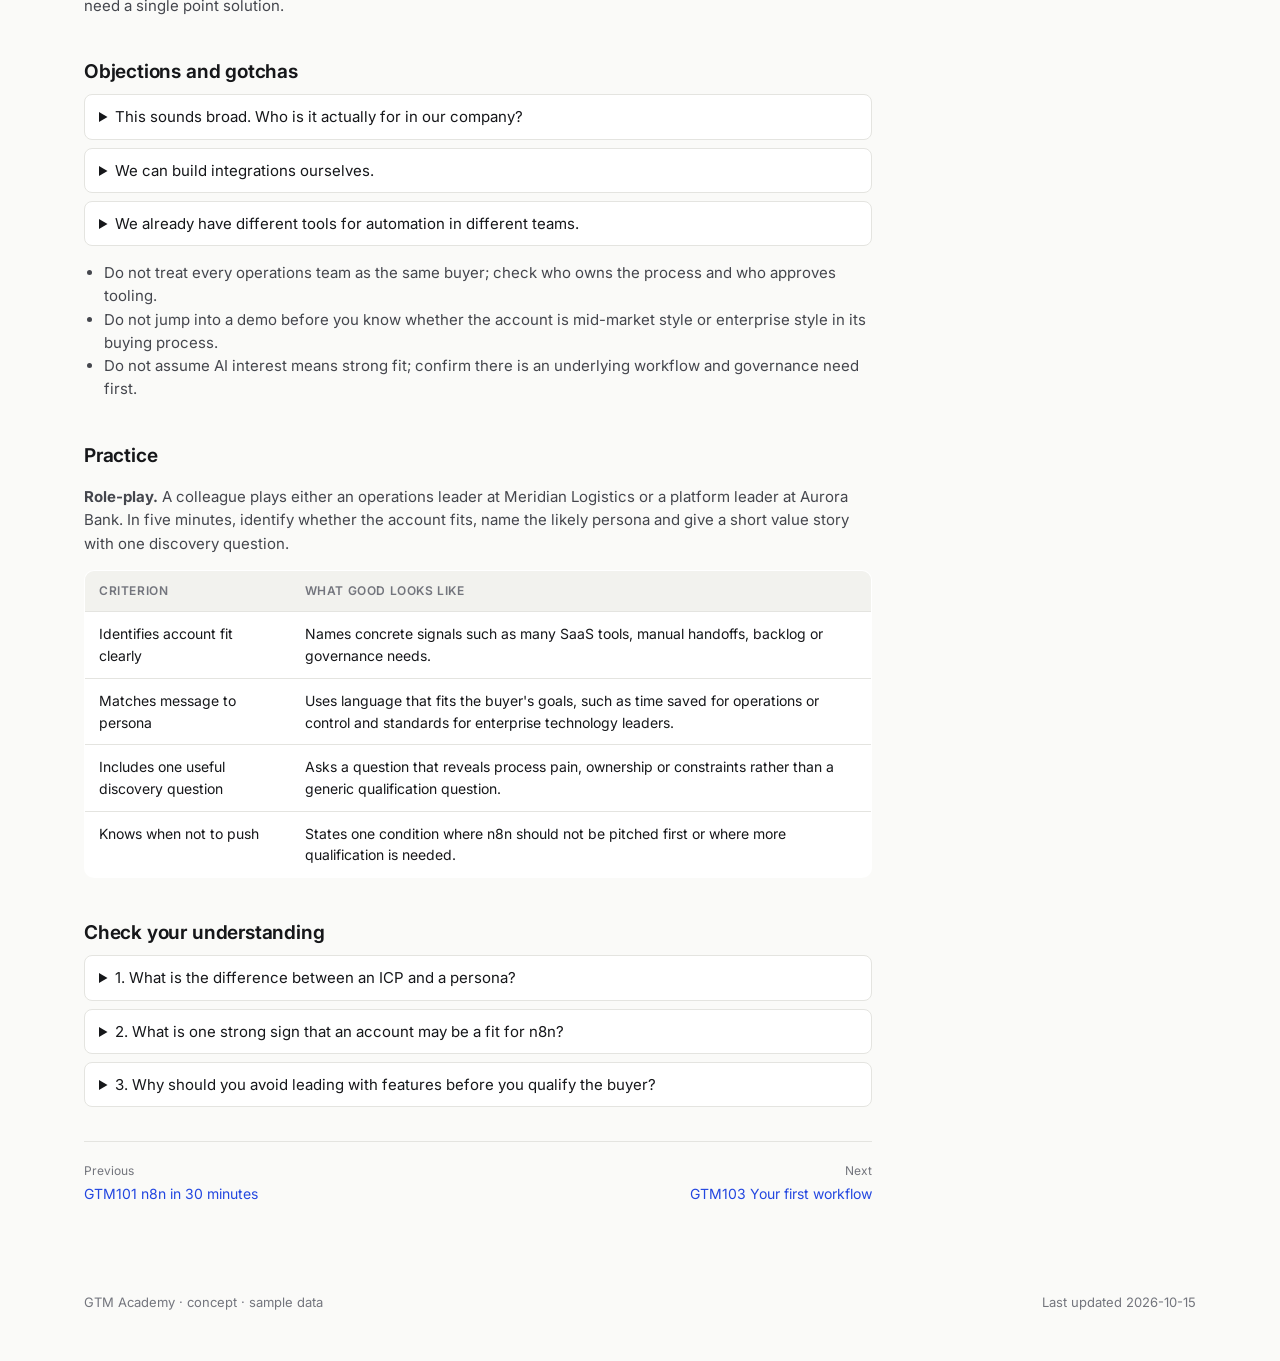
<file: courses/GTM102.html>
<!doctype html>
<html lang="en">
<head>
<meta charset="utf-8">
<meta name="viewport" content="width=device-width, initial-scale=1">
<title>ICP and personas — GTM Academy (concept)</title>
<link rel="preconnect" href="https://fonts.googleapis.com">
<link href="https://fonts.googleapis.com/css2?family=Inter:wght@400;500;600;650;700&display=swap" rel="stylesheet">
<link rel="stylesheet" href="../templates/style.css?v=3">
</head>
<body>
<div class="readbar" id="readbar" aria-hidden="true"></div>
<a class="skip" href="#c-body">Skip to the course</a>
<div class="notice">Concept built by Simone Abbiati for the n8n Sales Enablement Manager application — sample data, not affiliated with n8n GmbH.</div>
<header class="top"><div class="wrap">
  <a class="brand" href="../"><span class="mark">GA</span>GTM Academy <span class="chip">Concept</span></a>
  <nav class="links" aria-label="Sections"><a href="../#start">Start</a><a href="../#catalog">Catalog</a><a href="../#paths">Learning paths</a><a href="../#certifications">Certifications</a></nav>
</div></header>
<main class="wrap">
  <div class="course-head">
    <div class="crumbs"><a href="../#catalog">Catalog</a> / <span id="c-path"></span></div>
    <p class="eyebrow" id="c-code"></p>
    <h1 id="c-title"></h1>
    <p class="lead" id="c-objective"></p>
    <div class="facts-row" id="c-facts"></div>
  </div>
  <div class="course">
    <article id="c-body"></article>
    <aside id="c-side"></aside>
  </div>
</main>
<footer><div class="wrap"><span>GTM Academy · concept · sample data</span><span id="c-updated"></span></div></footer>
<script id="course-data" type="application/json">{
 "id": "GTM102",
 "title": "ICP and personas",
 "path": "GTM Onboarding",
 "level": "Foundation",
 "levelId": "L1",
 "minutes": 45,
 "roles": [
  "AE_MM",
  "AE_ENT",
  "CSM",
  "SE"
 ],
 "competencies": [
  "Discovery",
  "Value and ROI"
 ],
 "moments": [
  "Onboarding (days 0-30)"
 ],
 "assessment": [
  "Knowledge check"
 ],
 "status": "Example draft, for review",
 "updated": "2026-10-15",
 "objective": "Identify which accounts and buyers are a good fit for n8n, and adapt your first conversation to their goals and constraints.",
 "who_its_for": "New account executives, solutions engineers and customer success managers in their first month. It assumes no prior sales framework knowledge; detailed discovery methods and technical demos are covered in later courses.",
 "scenario": {
  "name": "Meridian Logistics",
  "problem": "A mid-market logistics company uses many SaaS tools for orders, support and internal operations. Teams are stuck with manual handoffs, scattered ownership and a growing backlog of automation requests."
 },
 "prerequisites": [],
 "concept": "An ideal customer profile is the kind of company most likely to get value from n8n, and a persona is the specific buyer or user inside that company. This matters because the same product can sound relevant or irrelevant depending on who you speak to, what problem they own and what constraints they face. In practice, you need to spot the right account shape, find the team that feels the pain most clearly and frame n8n in their language before you go deep on product.",
 "lessons": [
  {
   "title": "What ICP and personas mean here",
   "minutes": 10,
   "summary": "Define account fit versus person fit, and why both matter in the first customer conversation."
  },
  {
   "title": "Signals of a strong fit account",
   "minutes": 12,
   "summary": "Review the company conditions that often create demand for workflow automation, integration and governance."
  },
  {
   "title": "How each buyer sees the problem",
   "minutes": 11,
   "summary": "Compare how operations, engineering and platform stakeholders describe the same pain in different words."
  },
  {
   "title": "When not to pitch n8n first",
   "minutes": 6,
   "summary": "Learn to disqualify weak-fit situations early and avoid forcing a product story where no clear problem exists."
  },
  {
   "title": "Turning fit into a first message",
   "minutes": 6,
   "summary": "Use one short value story, one discovery question and one next step for each role you meet."
  }
 ],
 "by_role": {
  "AE_MM": {
   "say": {
    "format": "Talk track",
    "text": "I look for teams with too many SaaS tools, repeated manual work and an engineering team that cannot keep up with every integration request. My first question is, where does work still move by hand between systems today. I would not pitch n8n first if the prospect has no clear cross-system process problem or if they only need a single point solution."
   }
  },
  "AE_ENT": {
   "say": {
    "format": "Talk track",
    "text": "In enterprise accounts, I focus on platform, governance and the cost of fragmented automation across teams. I want to know who owns standards, security review and lifecycle management for integrations and AI use cases [CHECK WITH PRODUCT]. I would not lead with feature detail until I know whether the CTO's main concern is control, risk or build-versus-buy."
   }
  },
  "CSM": {
   "say": {
    "format": "Customer email",
    "text": "Subject: Which teams usually expand workflow automation next. A short note that helps the customer identify the next strong-fit team, such as operations, engineering or a central platform group, and invites them to share where manual cross-system work still exists."
   }
  },
  "SE": {
   "say": {
    "format": "Talk track",
    "text": "Before I demo anything, I test whether the evaluator has a real workflow problem, the right systems in scope and a team that can own delivery. I also listen for limits and prerequisites, such as security review, self-hosting needs or custom logic requirements [CHECK WITH PRODUCT]. If those are unclear, I slow down and qualify before showing a build."
   }
  }
 },
 "objections": [
  {
   "q": "This sounds broad. Who is it actually for in our company?",
   "a": "Start with the team that owns a repeated process across multiple systems and feels the cost of manual work now. Then confirm whether the buyer cares most about speed, control or governance."
  },
  {
   "q": "We can build integrations ourselves.",
   "a": "Many teams can. The fit question is whether they want every workflow request to compete for engineering time, and how they plan to maintain and govern those automations over time."
  },
  {
   "q": "We already have different tools for automation in different teams.",
   "a": "That can work for a while. Ask whether those teams now face duplication, limited visibility or uneven standards, because that is often where a broader workflow platform discussion starts [CHECK WITH PRODUCT]."
  }
 ],
 "gotchas": [
  "Do not treat every operations team as the same buyer; check who owns the process and who approves tooling.",
  "Do not jump into a demo before you know whether the account is mid-market style or enterprise style in its buying process.",
  "Do not assume AI interest means strong fit; confirm there is an underlying workflow and governance need first."
 ],
 "practice": {
  "type": "Role-play",
  "brief": "A colleague plays either an operations leader at Meridian Logistics or a platform leader at Aurora Bank. In five minutes, identify whether the account fits, name the likely persona and give a short value story with one discovery question.",
  "rubric": [
   {
    "criterion": "Identifies account fit clearly",
    "good": "Names concrete signals such as many SaaS tools, manual handoffs, backlog or governance needs."
   },
   {
    "criterion": "Matches message to persona",
    "good": "Uses language that fits the buyer's goals, such as time saved for operations or control and standards for enterprise technology leaders."
   },
   {
    "criterion": "Includes one useful discovery question",
    "good": "Asks a question that reveals process pain, ownership or constraints rather than a generic qualification question."
   },
   {
    "criterion": "Knows when not to push",
    "good": "States one condition where n8n should not be pitched first or where more qualification is needed."
   }
  ]
 },
 "check": [
  {
   "q": "What is the difference between an ICP and a persona?",
   "answer": "The ICP is the kind of company that is a strong fit. The persona is the specific buyer or user inside that company whose goals and pain shape the conversation."
  },
  {
   "q": "What is one strong sign that an account may be a fit for n8n?",
   "answer": "A common sign is repeated manual work across several systems with no clear way to scale automation through engineering alone."
  },
  {
   "q": "Why should you avoid leading with features before you qualify the buyer?",
   "answer": "Because the same product story lands differently with different personas. You need to know their problem, ownership and constraints first so the message is relevant."
  }
 ]
}</script>
<script>
(function(){
  var C=JSON.parse(document.getElementById('course-data').textContent);
  var store={get:function(k,d){try{var v=localStorage.getItem(k);return v?JSON.parse(v):d}catch(e){return d}},set:function(k,v){try{localStorage.setItem(k,JSON.stringify(v))}catch(e){}}};
  var esc=function(t){return String(t==null?'':t).replace(/[&<>"]/g,function(c){return {'&':'&amp;','<':'&lt;','>':'&gt;','"':'&quot;'}[c]}).replace(/\[CHECK WITH PRODUCT\]/g,'<span class="check">[check with product]</span>')};
  var ROLE={AE_MM:'Account Executive (mid-market)',AE_ENT:'Account Executive (enterprise)',SE:'Solutions Engineer',CSM:'Customer Success Manager',PARTNER:'Partner / implementation consultant'};
  var $=function(s){return document.getElementById(s)};
  var pref=store.get('gtm-academy-role','');
  document.title=C.title+' — GTM Academy (concept)';
  $('c-path').textContent=C.path; $('c-code').textContent=C.id+' · '+C.level; $('c-title').textContent=C.title; $('c-objective').textContent=C.objective;
  $('c-facts').innerHTML=['<span><b>'+C.minutes+' min</b></span>','<span>'+C.lessons.length+' lessons</span>','<span>For: '+esc(C.roles.map(function(r){return ROLE[r]||r}).join(', '))+'</span>','<span>When: '+esc(C.moments.join(', '))+'</span>'].join('');
  var ul=function(a){return '<ul>'+a.map(function(x){return '<li>'+esc(x)+'</li>'}).join('')+'</ul>'};
  var S=[];
  var sec=function(id,title,html){if(!html)return '';S.push([id,title]);return '<section id="'+id+'"><h2>'+title+'</h2>'+html+'</section>'};
  var tabs=function(key){var roles=C.roles.filter(function(r){return C.by_role[r]&&C.by_role[r][key]});if(!roles.length)return '';
    var first=roles.indexOf(pref)>-1?pref:roles[0];
    return '<div class="tabs" role="tablist" data-k="'+key+'">'+roles.map(function(r){return '<button role="tab" aria-selected="'+(r===first)+'" data-r="'+r+'" class="'+(r===first?'on':'')+'">'+esc(ROLE[r]||r)+'</button>'}).join('')+'</div>'+
      roles.map(function(r){var b=C.by_role[r][key];return '<div class="pane" role="tabpanel" data-k="'+key+'" data-r="'+r+'"'+(r===first?'':' hidden')+'><p><b>'+esc(b.format)+'</b></p>'+(b.steps?'<ol>'+b.steps.map(function(s){return '<li>'+esc(s)+'</li>'}).join('')+'</ol>':'')+(b.text?'<p>'+esc(b.text)+'</p>':'')+'</div>'}).join('')};
  var h='';
  h+=sec('who','Who it is for','<p>'+esc(C.who_its_for)+'</p>');
  h+=sec('scenario','Business scenario','<p><b>'+esc(C.scenario.name)+'.</b> '+esc(C.scenario.problem)+'</p>');
  h+=sec('before','Before you start',(C.prerequisites.length?ul(C.prerequisites.map(function(p){return p.code+' '+p.title}))+'<p>'+C.prerequisites.map(function(p){return '<a href="'+p.url+'" target="_blank" rel="noopener">Open '+esc(p.code)+' on learn.n8n.io</a>'}).join(' · ')+'</p>':'<p>No prerequisite.</p>'));
  h+=sec('concept','The concept','<p>'+esc(C.concept)+'</p><h3>Lessons</h3><ol>'+C.lessons.map(function(l){return '<li><b>'+esc(l.title)+'</b> ('+l.minutes+' min). '+esc(l.summary)+'</li>'}).join('')+'</ol>');
  h+=sec('say','How to say it',tabs('say'));
  h+=sec('show','How to show it',tabs('show'));
  h+=sec('objections','Objections and gotchas',C.objections.map(function(o){return '<details class="q"><summary>'+esc(o.q)+'</summary><p>'+esc(o.a)+'</p></details>'}).join('')+(C.gotchas&&C.gotchas.length?ul(C.gotchas):''));
  h+=sec('practice','Practice','<p><b>'+esc(C.practice.type)+'.</b> '+esc(C.practice.brief)+'</p><table class="t"><thead><tr><th>Criterion</th><th>What good looks like</th></tr></thead><tbody>'+C.practice.rubric.map(function(r){return '<tr><td>'+esc(r.criterion)+'</td><td>'+esc(r.good)+'</td></tr>'}).join('')+'</tbody></table>');
  h+=sec('check','Check your understanding',C.check.map(function(q,i){return '<details class="q"><summary>'+(i+1)+'. '+esc(q.q)+'</summary><p>'+esc(q.answer)+'</p></details>'}).join(''));
  h+='<nav class="pager" id="pager" aria-label="Course navigation"></nav>';
  $('c-body').innerHTML=h;
  /* tabs */
  document.querySelectorAll('.tabs').forEach(function(t){t.querySelectorAll('button').forEach(function(b){b.onclick=function(){var k=t.dataset.k;
    t.querySelectorAll('button').forEach(function(x){x.classList.toggle('on',x===b);x.setAttribute('aria-selected',String(x===b))});
    document.querySelectorAll('.pane[data-k="'+k+'"]').forEach(function(p){p.hidden=p.dataset.r!==b.dataset.r})}})});
  /* side */
  var done=new Set(store.get('gtm-academy-done',[]));
  $('c-side').innerHTML='<div class="box"><button class="complete" id="complete"></button></div><div class="box toc"><h4>On this page</h4>'+S.map(function(s,i){return '<a href="#'+s[0]+'" data-s="'+s[0]+'">'+(i+1)+'. '+s[1]+'</a>'}).join('')+'</div><div class="box"><h4>Builds</h4>'+ul(C.competencies)+'</div><div class="box"><h4>Assessment</h4>'+ul(C.assessment)+'</div><div class="box"><h4>Status</h4><p style="margin:0;color:var(--soft)">'+esc(C.status)+'</p></div>';
  var btn=$('complete');
  var paint=function(){var d=done.has(C.id);btn.textContent=d?'Completed ✓ (undo)':'Mark as completed';btn.classList.toggle('done',d)};
  btn.onclick=function(){done.has(C.id)?done.delete(C.id):done.add(C.id);store.set('gtm-academy-done',Array.from(done));paint()};paint();
  /* scrollspy + read bar */
  var links=document.querySelectorAll('.toc a');
  var onScroll=function(){var y=window.scrollY+120,cur=S[0][0];S.forEach(function(s){var el=document.getElementById(s[0]);if(el&&el.offsetTop<=y)cur=s[0]});
    links.forEach(function(a){a.classList.toggle('on',a.dataset.s===cur)});
    var max=document.documentElement.scrollHeight-window.innerHeight;$('readbar').style.width=(max>0?Math.min(100,window.scrollY/max*100):0)+'%'};
  window.addEventListener('scroll',onScroll,{passive:true});onScroll();
  /* pager: read the live catalog */
  fetch('../index.html').then(function(r){return r.text()}).then(function(t){
    var m=t.match(/<script id="academy-data" type="application\/json">([\s\S]*?)<\/script>/);if(!m)return;
    var D=JSON.parse(m[1]),ids=D.courses.map(function(c){return c.id}),i=ids.indexOf(C.id),pages=new Set(D.pages||[]);
    var link=function(c,lab,al){if(!c)return '<span></span>';return pages.has(c.id)?'<a href="'+c.id+'.html" style="text-align:'+al+'"><span>'+lab+'</span>'+c.id+' '+esc(c.title)+'</a>':'<span style="text-align:'+al+'"><span>'+lab+'</span>'+c.id+' '+esc(c.title)+' (in progress)</span>'};
    $('pager').innerHTML=link(D.courses[i-1],'Previous','left')+link(D.courses[i+1],'Next','right');
  }).catch(function(){});
  $('c-updated').textContent='Last updated '+C.updated;
})();
</script>
</body>
</html>
</file>
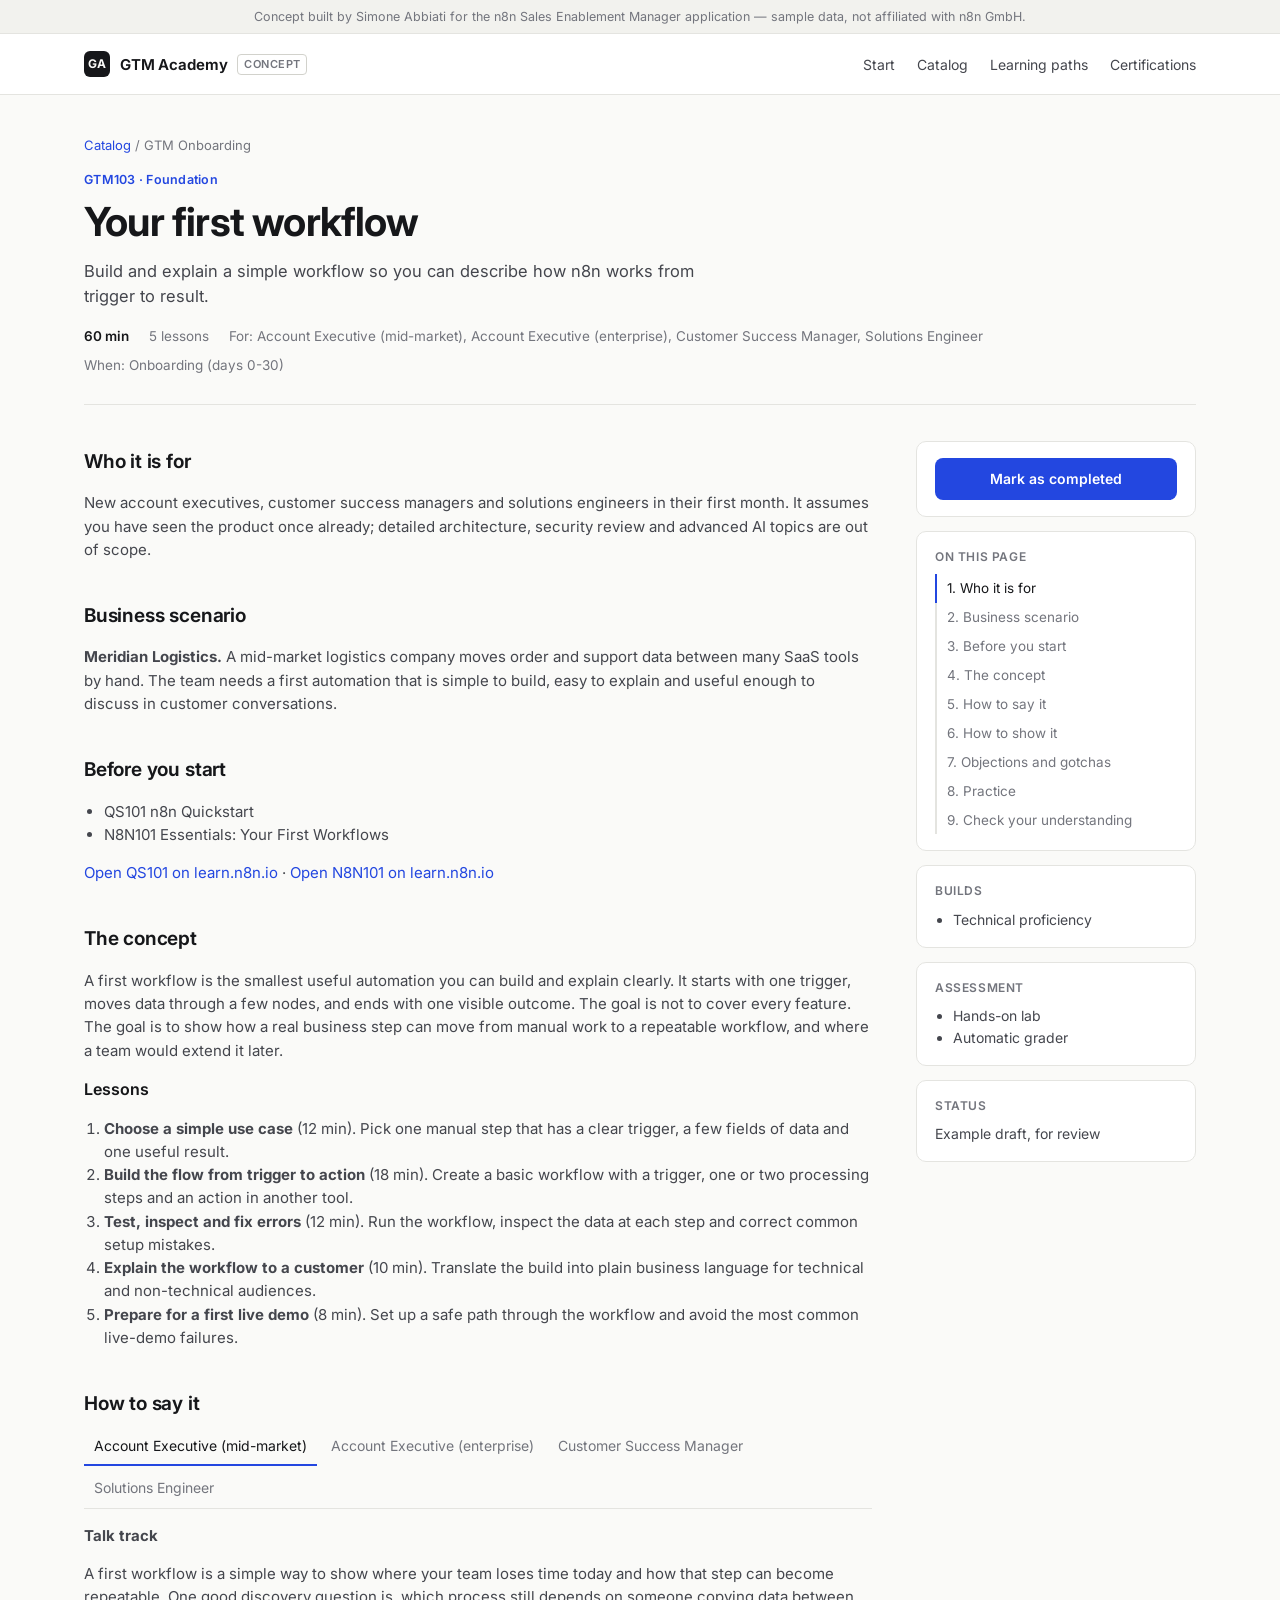
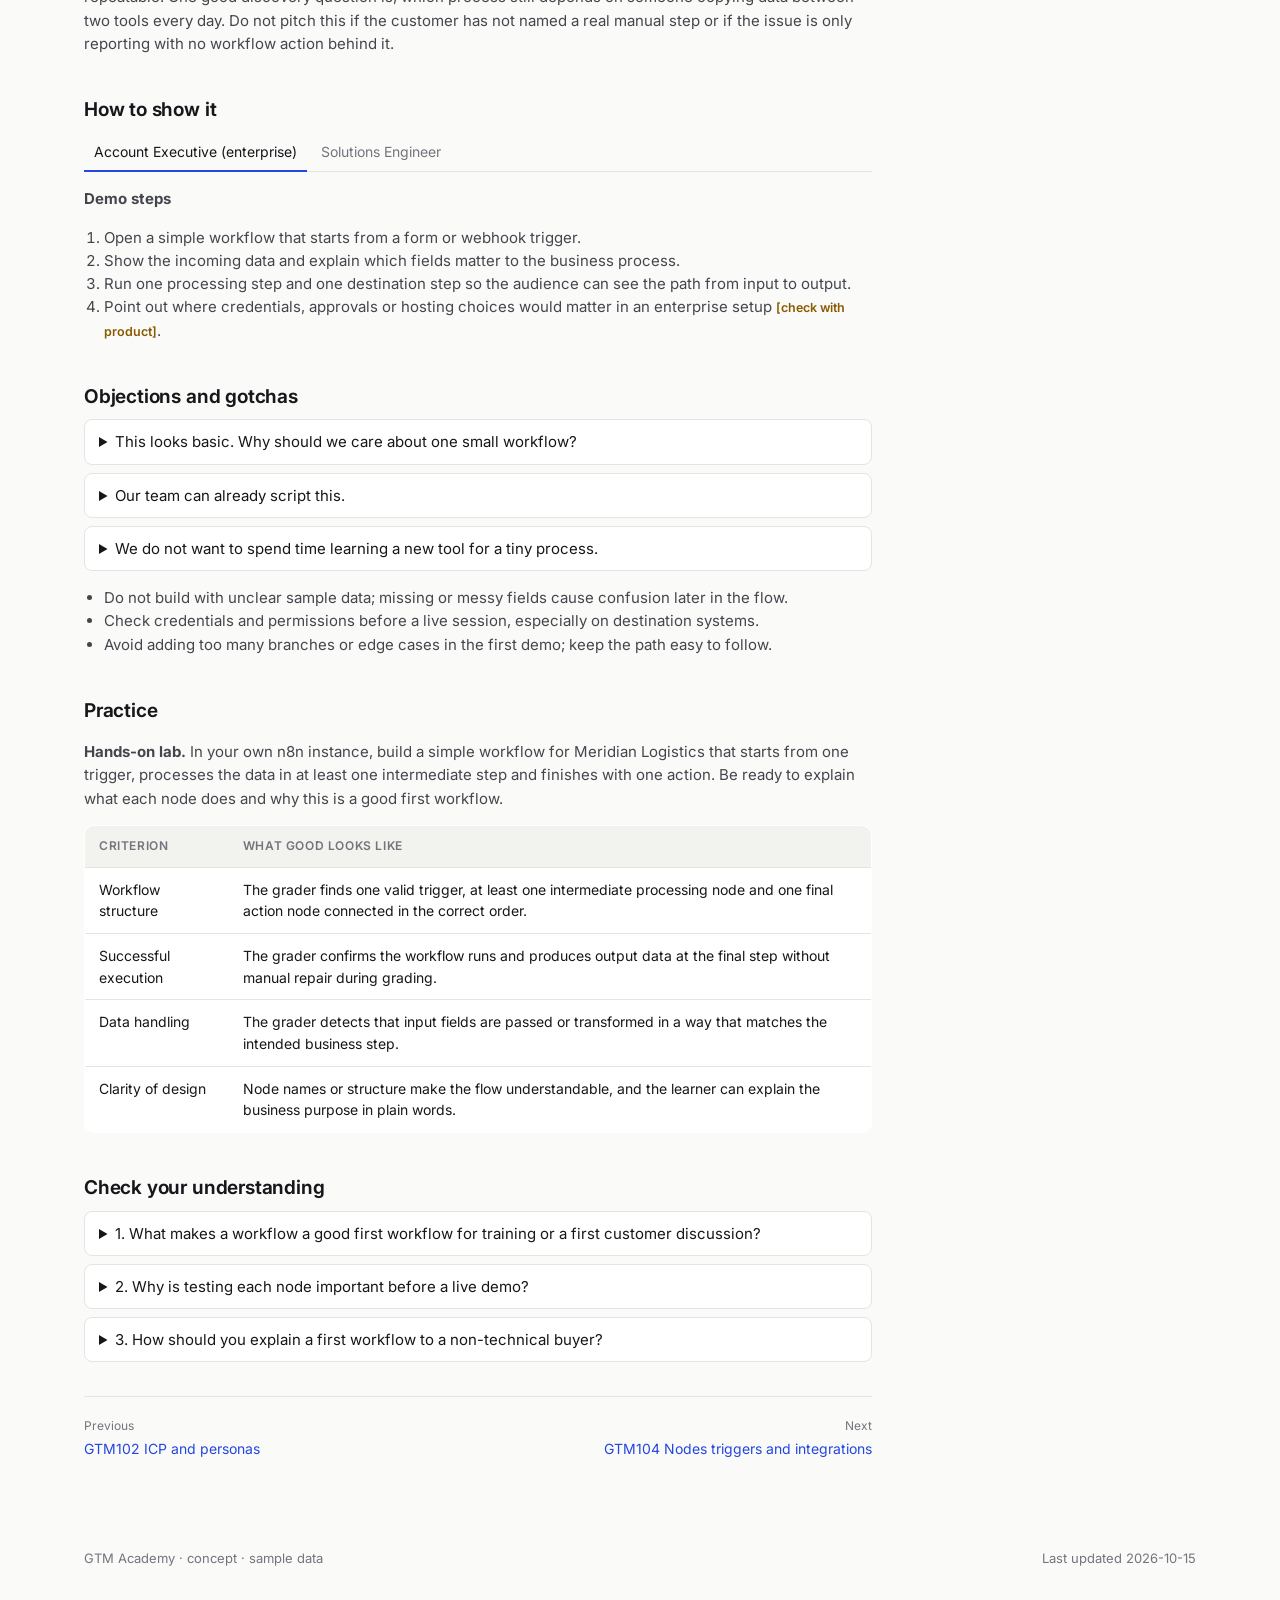
<file: courses/GTM103.html>
<!doctype html>
<html lang="en">
<head>
<meta charset="utf-8">
<meta name="viewport" content="width=device-width, initial-scale=1">
<title>Your first workflow — GTM Academy (concept)</title>
<link rel="preconnect" href="https://fonts.googleapis.com">
<link href="https://fonts.googleapis.com/css2?family=Inter:wght@400;500;600;650;700&display=swap" rel="stylesheet">
<link rel="stylesheet" href="../templates/style.css?v=3">
</head>
<body>
<div class="readbar" id="readbar" aria-hidden="true"></div>
<a class="skip" href="#c-body">Skip to the course</a>
<div class="notice">Concept built by Simone Abbiati for the n8n Sales Enablement Manager application — sample data, not affiliated with n8n GmbH.</div>
<header class="top"><div class="wrap">
  <a class="brand" href="../"><span class="mark">GA</span>GTM Academy <span class="chip">Concept</span></a>
  <nav class="links" aria-label="Sections"><a href="../#start">Start</a><a href="../#catalog">Catalog</a><a href="../#paths">Learning paths</a><a href="../#certifications">Certifications</a></nav>
</div></header>
<main class="wrap">
  <div class="course-head">
    <div class="crumbs"><a href="../#catalog">Catalog</a> / <span id="c-path"></span></div>
    <p class="eyebrow" id="c-code"></p>
    <h1 id="c-title"></h1>
    <p class="lead" id="c-objective"></p>
    <div class="facts-row" id="c-facts"></div>
  </div>
  <div class="course">
    <article id="c-body"></article>
    <aside id="c-side"></aside>
  </div>
</main>
<footer><div class="wrap"><span>GTM Academy · concept · sample data</span><span id="c-updated"></span></div></footer>
<script id="course-data" type="application/json">{
 "id": "GTM103",
 "title": "Your first workflow",
 "path": "GTM Onboarding",
 "level": "Foundation",
 "levelId": "L1",
 "minutes": 60,
 "roles": [
  "AE_MM",
  "AE_ENT",
  "CSM",
  "SE"
 ],
 "competencies": [
  "Technical proficiency"
 ],
 "moments": [
  "Onboarding (days 0-30)"
 ],
 "assessment": [
  "Hands-on lab",
  "Automatic grader"
 ],
 "status": "Example draft, for review",
 "updated": "2026-10-15",
 "objective": "Build and explain a simple workflow so you can describe how n8n works from trigger to result.",
 "who_its_for": "New account executives, customer success managers and solutions engineers in their first month. It assumes you have seen the product once already; detailed architecture, security review and advanced AI topics are out of scope.",
 "scenario": {
  "name": "Meridian Logistics",
  "problem": "A mid-market logistics company moves order and support data between many SaaS tools by hand. The team needs a first automation that is simple to build, easy to explain and useful enough to discuss in customer conversations."
 },
 "prerequisites": [
  {
   "code": "QS101",
   "title": "n8n Quickstart",
   "url": "https://learn.n8n.io/courses/course-v1:n8n+QS101+2026H2/about"
  },
  {
   "code": "N8N101",
   "title": "Essentials: Your First Workflows",
   "url": "https://learn.n8n.io/courses/course-v1:n8n+N8N101+2026H2/about"
  }
 ],
 "concept": "A first workflow is the smallest useful automation you can build and explain clearly. It starts with one trigger, moves data through a few nodes, and ends with one visible outcome. The goal is not to cover every feature. The goal is to show how a real business step can move from manual work to a repeatable workflow, and where a team would extend it later.",
 "lessons": [
  {
   "title": "Choose a simple use case",
   "minutes": 12,
   "summary": "Pick one manual step that has a clear trigger, a few fields of data and one useful result."
  },
  {
   "title": "Build the flow from trigger to action",
   "minutes": 18,
   "summary": "Create a basic workflow with a trigger, one or two processing steps and an action in another tool."
  },
  {
   "title": "Test, inspect and fix errors",
   "minutes": 12,
   "summary": "Run the workflow, inspect the data at each step and correct common setup mistakes."
  },
  {
   "title": "Explain the workflow to a customer",
   "minutes": 10,
   "summary": "Translate the build into plain business language for technical and non-technical audiences."
  },
  {
   "title": "Prepare for a first live demo",
   "minutes": 8,
   "summary": "Set up a safe path through the workflow and avoid the most common live-demo failures."
  }
 ],
 "by_role": {
  "AE_MM": {
   "say": {
    "format": "Talk track",
    "text": "A first workflow is a simple way to show where your team loses time today and how that step can become repeatable. One good discovery question is, which process still depends on someone copying data between two tools every day. Do not pitch this if the customer has not named a real manual step or if the issue is only reporting with no workflow action behind it."
   }
  },
  "AE_ENT": {
   "say": {
    "format": "Talk track",
    "text": "The business case for a first workflow is not the single task by itself. It is proving that one governed automation pattern can be repeated across teams, with the right controls and deployment model [CHECK WITH PRODUCT]. Expect the CTO to ask where the workflow runs, how it connects to internal systems and who maintains it over time."
   },
   "show": {
    "format": "Demo steps",
    "steps": [
     "Open a simple workflow that starts from a form or webhook trigger.",
     "Show the incoming data and explain which fields matter to the business process.",
     "Run one processing step and one destination step so the audience can see the path from input to output.",
     "Point out where credentials, approvals or hosting choices would matter in an enterprise setup [CHECK WITH PRODUCT]."
    ]
   }
  },
  "CSM": {
   "say": {
    "format": "Customer email",
    "text": "Subject: A simple workflow your team can build this week. Share one practical starter use case, suggest a short working session to build it in their own instance, and note that accounts with manual cross-tool handoffs are the best fit for this adoption step."
   }
  },
  "SE": {
   "say": {
    "format": "Talk track",
    "text": "Keep the first workflow small enough to understand in one screen. Explain the trigger, the data shape, the transformation and the final action, then note any prerequisites such as credentials, reachable endpoints or sample data. If a customer asks about scale or governance, answer at a high level and move deeper only if the evaluation needs it."
   },
   "show": {
    "format": "Demo steps",
    "steps": [
     "Create a new workflow and add a simple trigger such as a form, schedule or webhook.",
     "Add one node that changes, maps or checks the incoming data.",
     "Add one action node that sends the result to another system or channel.",
     "Execute the workflow and inspect the data output at each node.",
     "Save the workflow and explain how you would adapt it to the customer's tools."
    ]
   }
  }
 },
 "objections": [
  {
   "q": "This looks basic. Why should we care about one small workflow?",
   "a": "The first workflow is a proof of approach. It shows how your team would connect systems, handle data and maintain an automation before you invest in larger use cases."
  },
  {
   "q": "Our team can already script this.",
   "a": "That may be true. The question is whether the result is easy for others to inspect, change and run as business needs change."
  },
  {
   "q": "We do not want to spend time learning a new tool for a tiny process.",
   "a": "Start with a process that is frequent, visible and low risk. If that first use case is not useful, it is too early to broaden the rollout."
  }
 ],
 "gotchas": [
  "Do not build with unclear sample data; missing or messy fields cause confusion later in the flow.",
  "Check credentials and permissions before a live session, especially on destination systems.",
  "Avoid adding too many branches or edge cases in the first demo; keep the path easy to follow."
 ],
 "practice": {
  "type": "Hands-on lab",
  "brief": "In your own n8n instance, build a simple workflow for Meridian Logistics that starts from one trigger, processes the data in at least one intermediate step and finishes with one action. Be ready to explain what each node does and why this is a good first workflow.",
  "rubric": [
   {
    "criterion": "Workflow structure",
    "good": "The grader finds one valid trigger, at least one intermediate processing node and one final action node connected in the correct order."
   },
   {
    "criterion": "Successful execution",
    "good": "The grader confirms the workflow runs and produces output data at the final step without manual repair during grading."
   },
   {
    "criterion": "Data handling",
    "good": "The grader detects that input fields are passed or transformed in a way that matches the intended business step."
   },
   {
    "criterion": "Clarity of design",
    "good": "Node names or structure make the flow understandable, and the learner can explain the business purpose in plain words."
   }
  ]
 },
 "check": [
  {
   "q": "What makes a workflow a good first workflow for training or a first customer discussion?",
   "answer": "It should solve one real manual step, be easy to follow from trigger to outcome and avoid unnecessary complexity."
  },
  {
   "q": "Why is testing each node important before a live demo?",
   "answer": "It helps you confirm that the data is arriving in the expected shape and that each step works before you show it to a customer."
  },
  {
   "q": "How should you explain a first workflow to a non-technical buyer?",
   "answer": "Start with the manual process, name the trigger and the result, and avoid deep product detail unless they ask for it."
  }
 ]
}</script>
<script>
(function(){
  var C=JSON.parse(document.getElementById('course-data').textContent);
  var store={get:function(k,d){try{var v=localStorage.getItem(k);return v?JSON.parse(v):d}catch(e){return d}},set:function(k,v){try{localStorage.setItem(k,JSON.stringify(v))}catch(e){}}};
  var esc=function(t){return String(t==null?'':t).replace(/[&<>"]/g,function(c){return {'&':'&amp;','<':'&lt;','>':'&gt;','"':'&quot;'}[c]}).replace(/\[CHECK WITH PRODUCT\]/g,'<span class="check">[check with product]</span>')};
  var ROLE={AE_MM:'Account Executive (mid-market)',AE_ENT:'Account Executive (enterprise)',SE:'Solutions Engineer',CSM:'Customer Success Manager',PARTNER:'Partner / implementation consultant'};
  var $=function(s){return document.getElementById(s)};
  var pref=store.get('gtm-academy-role','');
  document.title=C.title+' — GTM Academy (concept)';
  $('c-path').textContent=C.path; $('c-code').textContent=C.id+' · '+C.level; $('c-title').textContent=C.title; $('c-objective').textContent=C.objective;
  $('c-facts').innerHTML=['<span><b>'+C.minutes+' min</b></span>','<span>'+C.lessons.length+' lessons</span>','<span>For: '+esc(C.roles.map(function(r){return ROLE[r]||r}).join(', '))+'</span>','<span>When: '+esc(C.moments.join(', '))+'</span>'].join('');
  var ul=function(a){return '<ul>'+a.map(function(x){return '<li>'+esc(x)+'</li>'}).join('')+'</ul>'};
  var S=[];
  var sec=function(id,title,html){if(!html)return '';S.push([id,title]);return '<section id="'+id+'"><h2>'+title+'</h2>'+html+'</section>'};
  var tabs=function(key){var roles=C.roles.filter(function(r){return C.by_role[r]&&C.by_role[r][key]});if(!roles.length)return '';
    var first=roles.indexOf(pref)>-1?pref:roles[0];
    return '<div class="tabs" role="tablist" data-k="'+key+'">'+roles.map(function(r){return '<button role="tab" aria-selected="'+(r===first)+'" data-r="'+r+'" class="'+(r===first?'on':'')+'">'+esc(ROLE[r]||r)+'</button>'}).join('')+'</div>'+
      roles.map(function(r){var b=C.by_role[r][key];return '<div class="pane" role="tabpanel" data-k="'+key+'" data-r="'+r+'"'+(r===first?'':' hidden')+'><p><b>'+esc(b.format)+'</b></p>'+(b.steps?'<ol>'+b.steps.map(function(s){return '<li>'+esc(s)+'</li>'}).join('')+'</ol>':'')+(b.text?'<p>'+esc(b.text)+'</p>':'')+'</div>'}).join('')};
  var h='';
  h+=sec('who','Who it is for','<p>'+esc(C.who_its_for)+'</p>');
  h+=sec('scenario','Business scenario','<p><b>'+esc(C.scenario.name)+'.</b> '+esc(C.scenario.problem)+'</p>');
  h+=sec('before','Before you start',(C.prerequisites.length?ul(C.prerequisites.map(function(p){return p.code+' '+p.title}))+'<p>'+C.prerequisites.map(function(p){return '<a href="'+p.url+'" target="_blank" rel="noopener">Open '+esc(p.code)+' on learn.n8n.io</a>'}).join(' · ')+'</p>':'<p>No prerequisite.</p>'));
  h+=sec('concept','The concept','<p>'+esc(C.concept)+'</p><h3>Lessons</h3><ol>'+C.lessons.map(function(l){return '<li><b>'+esc(l.title)+'</b> ('+l.minutes+' min). '+esc(l.summary)+'</li>'}).join('')+'</ol>');
  h+=sec('say','How to say it',tabs('say'));
  h+=sec('show','How to show it',tabs('show'));
  h+=sec('objections','Objections and gotchas',C.objections.map(function(o){return '<details class="q"><summary>'+esc(o.q)+'</summary><p>'+esc(o.a)+'</p></details>'}).join('')+(C.gotchas&&C.gotchas.length?ul(C.gotchas):''));
  h+=sec('practice','Practice','<p><b>'+esc(C.practice.type)+'.</b> '+esc(C.practice.brief)+'</p><table class="t"><thead><tr><th>Criterion</th><th>What good looks like</th></tr></thead><tbody>'+C.practice.rubric.map(function(r){return '<tr><td>'+esc(r.criterion)+'</td><td>'+esc(r.good)+'</td></tr>'}).join('')+'</tbody></table>');
  h+=sec('check','Check your understanding',C.check.map(function(q,i){return '<details class="q"><summary>'+(i+1)+'. '+esc(q.q)+'</summary><p>'+esc(q.answer)+'</p></details>'}).join(''));
  h+='<nav class="pager" id="pager" aria-label="Course navigation"></nav>';
  $('c-body').innerHTML=h;
  /* tabs */
  document.querySelectorAll('.tabs').forEach(function(t){t.querySelectorAll('button').forEach(function(b){b.onclick=function(){var k=t.dataset.k;
    t.querySelectorAll('button').forEach(function(x){x.classList.toggle('on',x===b);x.setAttribute('aria-selected',String(x===b))});
    document.querySelectorAll('.pane[data-k="'+k+'"]').forEach(function(p){p.hidden=p.dataset.r!==b.dataset.r})}})});
  /* side */
  var done=new Set(store.get('gtm-academy-done',[]));
  $('c-side').innerHTML='<div class="box"><button class="complete" id="complete"></button></div><div class="box toc"><h4>On this page</h4>'+S.map(function(s,i){return '<a href="#'+s[0]+'" data-s="'+s[0]+'">'+(i+1)+'. '+s[1]+'</a>'}).join('')+'</div><div class="box"><h4>Builds</h4>'+ul(C.competencies)+'</div><div class="box"><h4>Assessment</h4>'+ul(C.assessment)+'</div><div class="box"><h4>Status</h4><p style="margin:0;color:var(--soft)">'+esc(C.status)+'</p></div>';
  var btn=$('complete');
  var paint=function(){var d=done.has(C.id);btn.textContent=d?'Completed ✓ (undo)':'Mark as completed';btn.classList.toggle('done',d)};
  btn.onclick=function(){done.has(C.id)?done.delete(C.id):done.add(C.id);store.set('gtm-academy-done',Array.from(done));paint()};paint();
  /* scrollspy + read bar */
  var links=document.querySelectorAll('.toc a');
  var onScroll=function(){var y=window.scrollY+120,cur=S[0][0];S.forEach(function(s){var el=document.getElementById(s[0]);if(el&&el.offsetTop<=y)cur=s[0]});
    links.forEach(function(a){a.classList.toggle('on',a.dataset.s===cur)});
    var max=document.documentElement.scrollHeight-window.innerHeight;$('readbar').style.width=(max>0?Math.min(100,window.scrollY/max*100):0)+'%'};
  window.addEventListener('scroll',onScroll,{passive:true});onScroll();
  /* pager: read the live catalog */
  fetch('../index.html').then(function(r){return r.text()}).then(function(t){
    var m=t.match(/<script id="academy-data" type="application\/json">([\s\S]*?)<\/script>/);if(!m)return;
    var D=JSON.parse(m[1]),ids=D.courses.map(function(c){return c.id}),i=ids.indexOf(C.id),pages=new Set(D.pages||[]);
    var link=function(c,lab,al){if(!c)return '<span></span>';return pages.has(c.id)?'<a href="'+c.id+'.html" style="text-align:'+al+'"><span>'+lab+'</span>'+c.id+' '+esc(c.title)+'</a>':'<span style="text-align:'+al+'"><span>'+lab+'</span>'+c.id+' '+esc(c.title)+' (in progress)</span>'};
    $('pager').innerHTML=link(D.courses[i-1],'Previous','left')+link(D.courses[i+1],'Next','right');
  }).catch(function(){});
  $('c-updated').textContent='Last updated '+C.updated;
})();
</script>
</body>
</html>
</file>
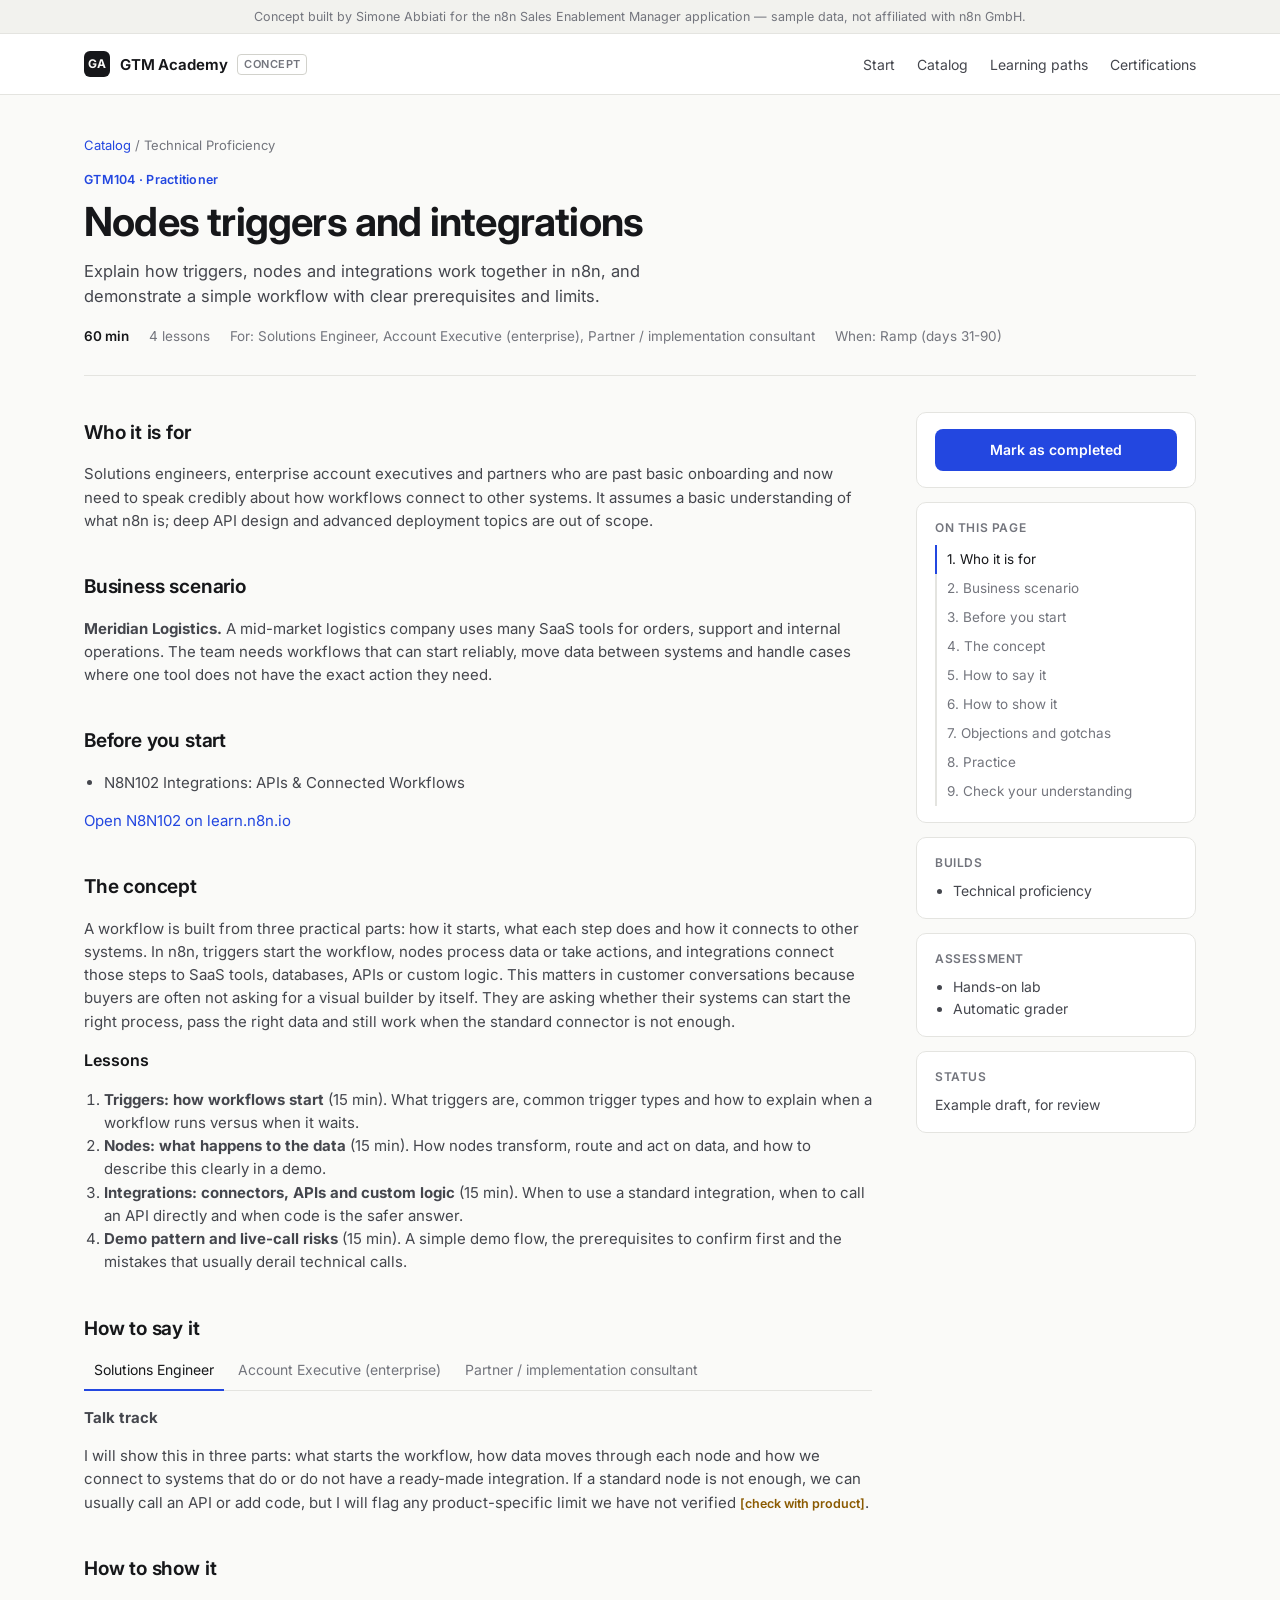
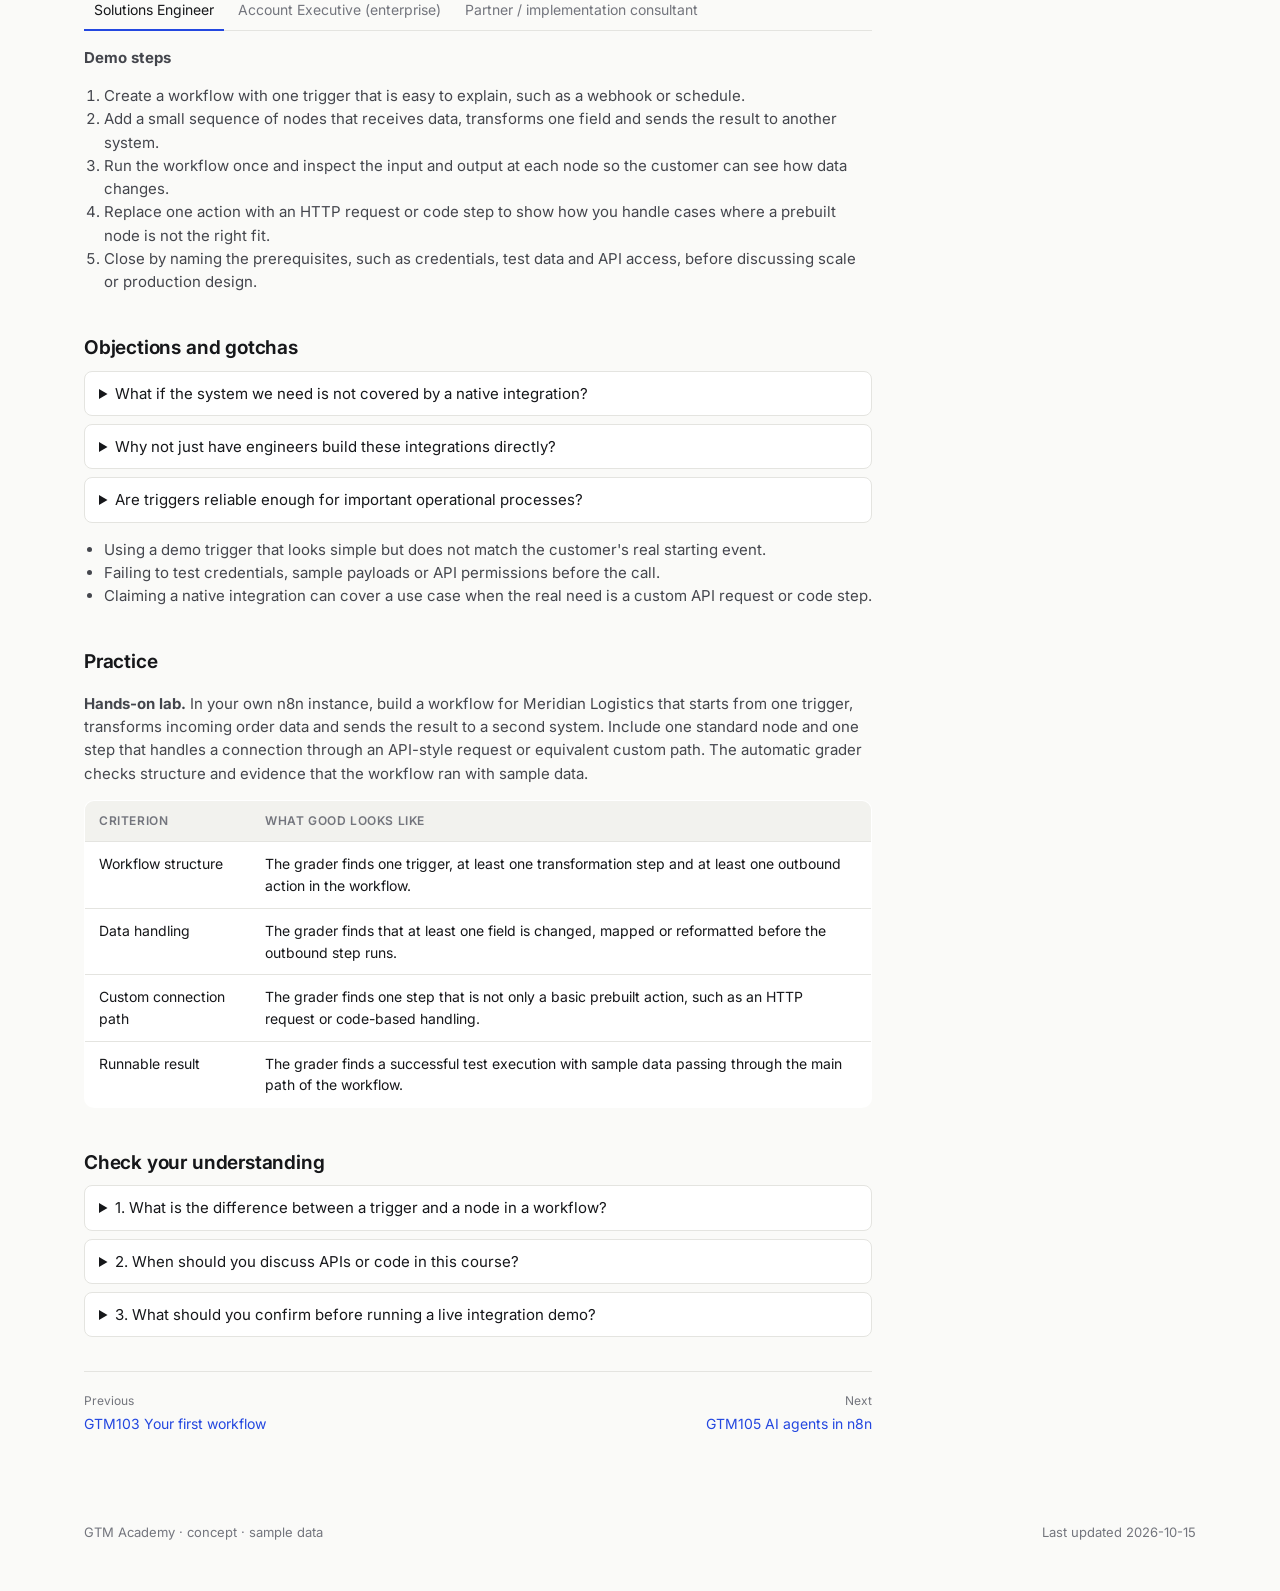
<file: courses/GTM104.html>
<!doctype html>
<html lang="en">
<head>
<meta charset="utf-8">
<meta name="viewport" content="width=device-width, initial-scale=1">
<title>Nodes triggers and integrations — GTM Academy (concept)</title>
<link rel="preconnect" href="https://fonts.googleapis.com">
<link href="https://fonts.googleapis.com/css2?family=Inter:wght@400;500;600;650;700&display=swap" rel="stylesheet">
<link rel="stylesheet" href="../templates/style.css?v=3">
</head>
<body>
<div class="readbar" id="readbar" aria-hidden="true"></div>
<a class="skip" href="#c-body">Skip to the course</a>
<div class="notice">Concept built by Simone Abbiati for the n8n Sales Enablement Manager application — sample data, not affiliated with n8n GmbH.</div>
<header class="top"><div class="wrap">
  <a class="brand" href="../"><span class="mark">GA</span>GTM Academy <span class="chip">Concept</span></a>
  <nav class="links" aria-label="Sections"><a href="../#start">Start</a><a href="../#catalog">Catalog</a><a href="../#paths">Learning paths</a><a href="../#certifications">Certifications</a></nav>
</div></header>
<main class="wrap">
  <div class="course-head">
    <div class="crumbs"><a href="../#catalog">Catalog</a> / <span id="c-path"></span></div>
    <p class="eyebrow" id="c-code"></p>
    <h1 id="c-title"></h1>
    <p class="lead" id="c-objective"></p>
    <div class="facts-row" id="c-facts"></div>
  </div>
  <div class="course">
    <article id="c-body"></article>
    <aside id="c-side"></aside>
  </div>
</main>
<footer><div class="wrap"><span>GTM Academy · concept · sample data</span><span id="c-updated"></span></div></footer>
<script id="course-data" type="application/json">{
 "id": "GTM104",
 "title": "Nodes triggers and integrations",
 "path": "Technical Proficiency",
 "level": "Practitioner",
 "levelId": "L2",
 "minutes": 60,
 "roles": [
  "SE",
  "AE_ENT",
  "PARTNER"
 ],
 "competencies": [
  "Technical proficiency"
 ],
 "moments": [
  "Ramp (days 31-90)"
 ],
 "assessment": [
  "Hands-on lab",
  "Automatic grader"
 ],
 "status": "Example draft, for review",
 "updated": "2026-10-15",
 "objective": "Explain how triggers, nodes and integrations work together in n8n, and demonstrate a simple workflow with clear prerequisites and limits.",
 "who_its_for": "Solutions engineers, enterprise account executives and partners who are past basic onboarding and now need to speak credibly about how workflows connect to other systems. It assumes a basic understanding of what n8n is; deep API design and advanced deployment topics are out of scope.",
 "scenario": {
  "name": "Meridian Logistics",
  "problem": "A mid-market logistics company uses many SaaS tools for orders, support and internal operations. The team needs workflows that can start reliably, move data between systems and handle cases where one tool does not have the exact action they need."
 },
 "prerequisites": [
  {
   "code": "N8N102",
   "title": "Integrations: APIs & Connected Workflows",
   "url": "https://learn.n8n.io/courses/course-v1:n8n+N8N102+2026H2/about"
  }
 ],
 "concept": "A workflow is built from three practical parts: how it starts, what each step does and how it connects to other systems. In n8n, triggers start the workflow, nodes process data or take actions, and integrations connect those steps to SaaS tools, databases, APIs or custom logic. This matters in customer conversations because buyers are often not asking for a visual builder by itself. They are asking whether their systems can start the right process, pass the right data and still work when the standard connector is not enough.",
 "lessons": [
  {
   "title": "Triggers: how workflows start",
   "minutes": 15,
   "summary": "What triggers are, common trigger types and how to explain when a workflow runs versus when it waits."
  },
  {
   "title": "Nodes: what happens to the data",
   "minutes": 15,
   "summary": "How nodes transform, route and act on data, and how to describe this clearly in a demo."
  },
  {
   "title": "Integrations: connectors, APIs and custom logic",
   "minutes": 15,
   "summary": "When to use a standard integration, when to call an API directly and when code is the safer answer."
  },
  {
   "title": "Demo pattern and live-call risks",
   "minutes": 15,
   "summary": "A simple demo flow, the prerequisites to confirm first and the mistakes that usually derail technical calls."
  }
 ],
 "by_role": {
  "SE": {
   "say": {
    "format": "Talk track",
    "text": "I will show this in three parts: what starts the workflow, how data moves through each node and how we connect to systems that do or do not have a ready-made integration. If a standard node is not enough, we can usually call an API or add code, but I will flag any product-specific limit we have not verified [CHECK WITH PRODUCT]."
   },
   "show": {
    "format": "Demo steps",
    "steps": [
     "Create a workflow with one trigger that is easy to explain, such as a webhook or schedule.",
     "Add a small sequence of nodes that receives data, transforms one field and sends the result to another system.",
     "Run the workflow once and inspect the input and output at each node so the customer can see how data changes.",
     "Replace one action with an HTTP request or code step to show how you handle cases where a prebuilt node is not the right fit.",
     "Close by naming the prerequisites, such as credentials, test data and API access, before discussing scale or production design."
    ]
   }
  },
  "AE_ENT": {
   "say": {
    "format": "Talk track",
    "text": "The business question is not just whether a workflow can connect two apps. It is whether your team gets a governed way to trigger processes, pass data across systems and handle exceptions without building every integration from scratch. A good discovery question is: where do your teams lose time today because a process starts in one system but the next step still depends on manual handoff. Do not pitch this as a simple app-to-app connector if the buyer's real concern is governance, security review or operating custom integrations at enterprise scale."
   },
   "show": {
    "format": "Demo steps",
    "steps": [
     "Show a workflow that starts from a controlled trigger, not a toy example with unclear business value.",
     "Walk through each node in business terms: start event, validation, system update and notification.",
     "Point out where credentials are required and where a team may prefer an API call or custom logic for internal systems.",
     "End with a short discussion of what would need review from security, platform or architecture teams before production use."
    ]
   }
  },
  "PARTNER": {
   "say": {
    "format": "Implementation tips",
    "text": "Start every client project by mapping three things first: trigger source, required data fields and target system actions. Use standard integrations when they fit, but plan early for the cases where the client needs an API call, data transformation or error handling path. Tell clients clearly what you need from them before the build starts, especially credentials, sample payloads and access to test environments."
   },
   "show": {
    "format": "Lab steps",
    "steps": [
     "Build a workflow in your own n8n instance with one trigger, one transformation step and one outbound action.",
     "Use sample data that includes at least one field you must rename, format or split before sending onward.",
     "Add one step that uses an API request or equivalent custom connection path instead of relying only on a standard node.",
     "Test the workflow end to end and confirm that each node output is understandable to another consultant who inherits the project.",
     "Save the workflow in a form you can reuse as a starting template for future client work."
    ]
   }
  }
 },
 "objections": [
  {
   "q": "What if the system we need is not covered by a native integration?",
   "a": "Do not guess. Explain that many teams use API calls or code for gaps, then confirm the exact requirement and validate it against the product before promising fit [CHECK WITH PRODUCT]."
  },
  {
   "q": "Why not just have engineers build these integrations directly?",
   "a": "They can. The value discussion is about speed, visibility and maintainability for recurring workflow logic, not about claiming code is never needed."
  },
  {
   "q": "Are triggers reliable enough for important operational processes?",
   "a": "That depends on the trigger type, the connected systems and the workflow design. Keep the answer honest and move quickly to design prerequisites, testing and operational review rather than broad claims [CHECK WITH PRODUCT]."
  }
 ],
 "gotchas": [
  "Using a demo trigger that looks simple but does not match the customer's real starting event.",
  "Failing to test credentials, sample payloads or API permissions before the call.",
  "Claiming a native integration can cover a use case when the real need is a custom API request or code step."
 ],
 "practice": {
  "type": "Hands-on lab",
  "brief": "In your own n8n instance, build a workflow for Meridian Logistics that starts from one trigger, transforms incoming order data and sends the result to a second system. Include one standard node and one step that handles a connection through an API-style request or equivalent custom path. The automatic grader checks structure and evidence that the workflow ran with sample data.",
  "rubric": [
   {
    "criterion": "Workflow structure",
    "good": "The grader finds one trigger, at least one transformation step and at least one outbound action in the workflow."
   },
   {
    "criterion": "Data handling",
    "good": "The grader finds that at least one field is changed, mapped or reformatted before the outbound step runs."
   },
   {
    "criterion": "Custom connection path",
    "good": "The grader finds one step that is not only a basic prebuilt action, such as an HTTP request or code-based handling."
   },
   {
    "criterion": "Runnable result",
    "good": "The grader finds a successful test execution with sample data passing through the main path of the workflow."
   }
  ]
 },
 "check": [
  {
   "q": "What is the difference between a trigger and a node in a workflow?",
   "answer": "A trigger starts the workflow when an event or schedule occurs. A node is a step inside the workflow that transforms data, makes a decision or takes an action."
  },
  {
   "q": "When should you discuss APIs or code in this course?",
   "answer": "Discuss them when a standard integration does not fit the customer's exact requirement or when the team needs more control over the logic. Do not present them as required for every workflow."
  },
  {
   "q": "What should you confirm before running a live integration demo?",
   "answer": "Confirm credentials, test data, API access and the exact systems and actions you plan to show. Also confirm any product limits you are not fully sure about before you make a claim."
  }
 ]
}</script>
<script>
(function(){
  var C=JSON.parse(document.getElementById('course-data').textContent);
  var store={get:function(k,d){try{var v=localStorage.getItem(k);return v?JSON.parse(v):d}catch(e){return d}},set:function(k,v){try{localStorage.setItem(k,JSON.stringify(v))}catch(e){}}};
  var esc=function(t){return String(t==null?'':t).replace(/[&<>"]/g,function(c){return {'&':'&amp;','<':'&lt;','>':'&gt;','"':'&quot;'}[c]}).replace(/\[CHECK WITH PRODUCT\]/g,'<span class="check">[check with product]</span>')};
  var ROLE={AE_MM:'Account Executive (mid-market)',AE_ENT:'Account Executive (enterprise)',SE:'Solutions Engineer',CSM:'Customer Success Manager',PARTNER:'Partner / implementation consultant'};
  var $=function(s){return document.getElementById(s)};
  var pref=store.get('gtm-academy-role','');
  document.title=C.title+' — GTM Academy (concept)';
  $('c-path').textContent=C.path; $('c-code').textContent=C.id+' · '+C.level; $('c-title').textContent=C.title; $('c-objective').textContent=C.objective;
  $('c-facts').innerHTML=['<span><b>'+C.minutes+' min</b></span>','<span>'+C.lessons.length+' lessons</span>','<span>For: '+esc(C.roles.map(function(r){return ROLE[r]||r}).join(', '))+'</span>','<span>When: '+esc(C.moments.join(', '))+'</span>'].join('');
  var ul=function(a){return '<ul>'+a.map(function(x){return '<li>'+esc(x)+'</li>'}).join('')+'</ul>'};
  var S=[];
  var sec=function(id,title,html){if(!html)return '';S.push([id,title]);return '<section id="'+id+'"><h2>'+title+'</h2>'+html+'</section>'};
  var tabs=function(key){var roles=C.roles.filter(function(r){return C.by_role[r]&&C.by_role[r][key]});if(!roles.length)return '';
    var first=roles.indexOf(pref)>-1?pref:roles[0];
    return '<div class="tabs" role="tablist" data-k="'+key+'">'+roles.map(function(r){return '<button role="tab" aria-selected="'+(r===first)+'" data-r="'+r+'" class="'+(r===first?'on':'')+'">'+esc(ROLE[r]||r)+'</button>'}).join('')+'</div>'+
      roles.map(function(r){var b=C.by_role[r][key];return '<div class="pane" role="tabpanel" data-k="'+key+'" data-r="'+r+'"'+(r===first?'':' hidden')+'><p><b>'+esc(b.format)+'</b></p>'+(b.steps?'<ol>'+b.steps.map(function(s){return '<li>'+esc(s)+'</li>'}).join('')+'</ol>':'')+(b.text?'<p>'+esc(b.text)+'</p>':'')+'</div>'}).join('')};
  var h='';
  h+=sec('who','Who it is for','<p>'+esc(C.who_its_for)+'</p>');
  h+=sec('scenario','Business scenario','<p><b>'+esc(C.scenario.name)+'.</b> '+esc(C.scenario.problem)+'</p>');
  h+=sec('before','Before you start',(C.prerequisites.length?ul(C.prerequisites.map(function(p){return p.code+' '+p.title}))+'<p>'+C.prerequisites.map(function(p){return '<a href="'+p.url+'" target="_blank" rel="noopener">Open '+esc(p.code)+' on learn.n8n.io</a>'}).join(' · ')+'</p>':'<p>No prerequisite.</p>'));
  h+=sec('concept','The concept','<p>'+esc(C.concept)+'</p><h3>Lessons</h3><ol>'+C.lessons.map(function(l){return '<li><b>'+esc(l.title)+'</b> ('+l.minutes+' min). '+esc(l.summary)+'</li>'}).join('')+'</ol>');
  h+=sec('say','How to say it',tabs('say'));
  h+=sec('show','How to show it',tabs('show'));
  h+=sec('objections','Objections and gotchas',C.objections.map(function(o){return '<details class="q"><summary>'+esc(o.q)+'</summary><p>'+esc(o.a)+'</p></details>'}).join('')+(C.gotchas&&C.gotchas.length?ul(C.gotchas):''));
  h+=sec('practice','Practice','<p><b>'+esc(C.practice.type)+'.</b> '+esc(C.practice.brief)+'</p><table class="t"><thead><tr><th>Criterion</th><th>What good looks like</th></tr></thead><tbody>'+C.practice.rubric.map(function(r){return '<tr><td>'+esc(r.criterion)+'</td><td>'+esc(r.good)+'</td></tr>'}).join('')+'</tbody></table>');
  h+=sec('check','Check your understanding',C.check.map(function(q,i){return '<details class="q"><summary>'+(i+1)+'. '+esc(q.q)+'</summary><p>'+esc(q.answer)+'</p></details>'}).join(''));
  h+='<nav class="pager" id="pager" aria-label="Course navigation"></nav>';
  $('c-body').innerHTML=h;
  /* tabs */
  document.querySelectorAll('.tabs').forEach(function(t){t.querySelectorAll('button').forEach(function(b){b.onclick=function(){var k=t.dataset.k;
    t.querySelectorAll('button').forEach(function(x){x.classList.toggle('on',x===b);x.setAttribute('aria-selected',String(x===b))});
    document.querySelectorAll('.pane[data-k="'+k+'"]').forEach(function(p){p.hidden=p.dataset.r!==b.dataset.r})}})});
  /* side */
  var done=new Set(store.get('gtm-academy-done',[]));
  $('c-side').innerHTML='<div class="box"><button class="complete" id="complete"></button></div><div class="box toc"><h4>On this page</h4>'+S.map(function(s,i){return '<a href="#'+s[0]+'" data-s="'+s[0]+'">'+(i+1)+'. '+s[1]+'</a>'}).join('')+'</div><div class="box"><h4>Builds</h4>'+ul(C.competencies)+'</div><div class="box"><h4>Assessment</h4>'+ul(C.assessment)+'</div><div class="box"><h4>Status</h4><p style="margin:0;color:var(--soft)">'+esc(C.status)+'</p></div>';
  var btn=$('complete');
  var paint=function(){var d=done.has(C.id);btn.textContent=d?'Completed ✓ (undo)':'Mark as completed';btn.classList.toggle('done',d)};
  btn.onclick=function(){done.has(C.id)?done.delete(C.id):done.add(C.id);store.set('gtm-academy-done',Array.from(done));paint()};paint();
  /* scrollspy + read bar */
  var links=document.querySelectorAll('.toc a');
  var onScroll=function(){var y=window.scrollY+120,cur=S[0][0];S.forEach(function(s){var el=document.getElementById(s[0]);if(el&&el.offsetTop<=y)cur=s[0]});
    links.forEach(function(a){a.classList.toggle('on',a.dataset.s===cur)});
    var max=document.documentElement.scrollHeight-window.innerHeight;$('readbar').style.width=(max>0?Math.min(100,window.scrollY/max*100):0)+'%'};
  window.addEventListener('scroll',onScroll,{passive:true});onScroll();
  /* pager: read the live catalog */
  fetch('../index.html').then(function(r){return r.text()}).then(function(t){
    var m=t.match(/<script id="academy-data" type="application\/json">([\s\S]*?)<\/script>/);if(!m)return;
    var D=JSON.parse(m[1]),ids=D.courses.map(function(c){return c.id}),i=ids.indexOf(C.id),pages=new Set(D.pages||[]);
    var link=function(c,lab,al){if(!c)return '<span></span>';return pages.has(c.id)?'<a href="'+c.id+'.html" style="text-align:'+al+'"><span>'+lab+'</span>'+c.id+' '+esc(c.title)+'</a>':'<span style="text-align:'+al+'"><span>'+lab+'</span>'+c.id+' '+esc(c.title)+' (in progress)</span>'};
    $('pager').innerHTML=link(D.courses[i-1],'Previous','left')+link(D.courses[i+1],'Next','right');
  }).catch(function(){});
  $('c-updated').textContent='Last updated '+C.updated;
})();
</script>
</body>
</html>
</file>
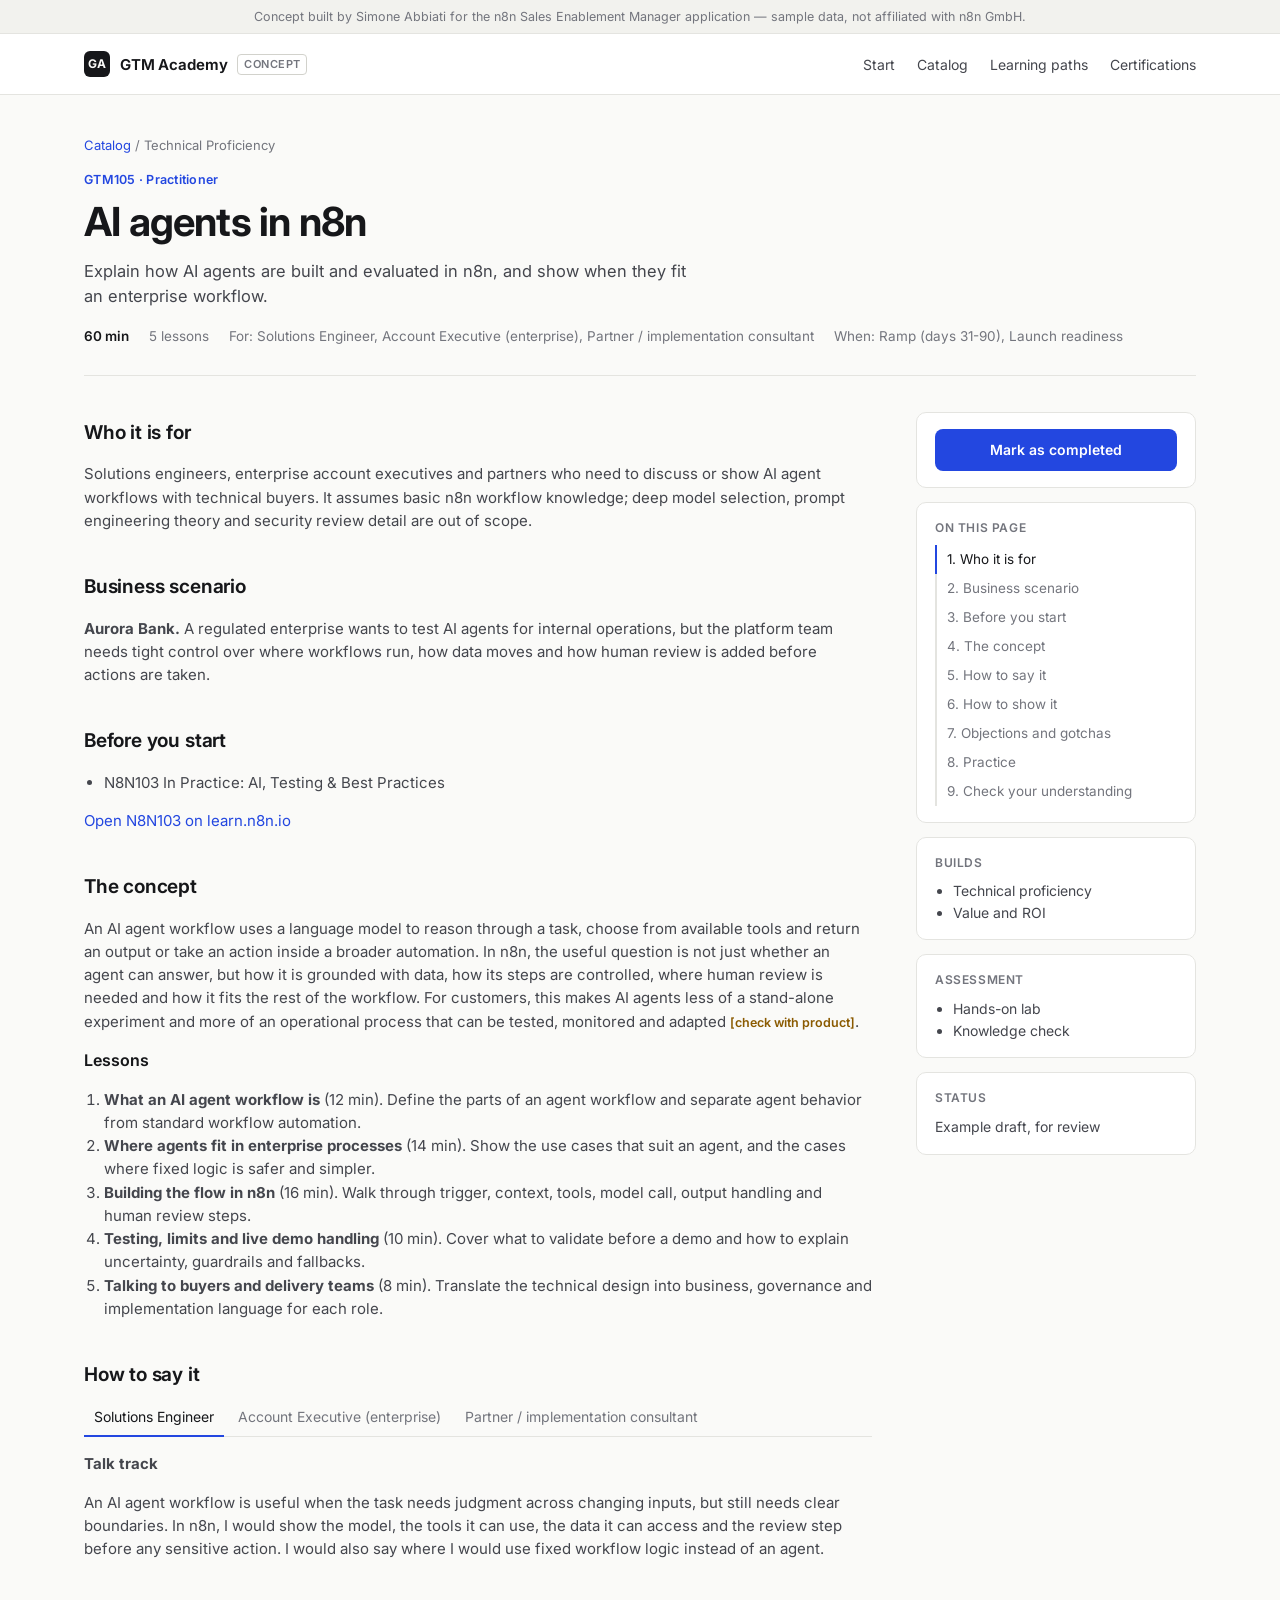
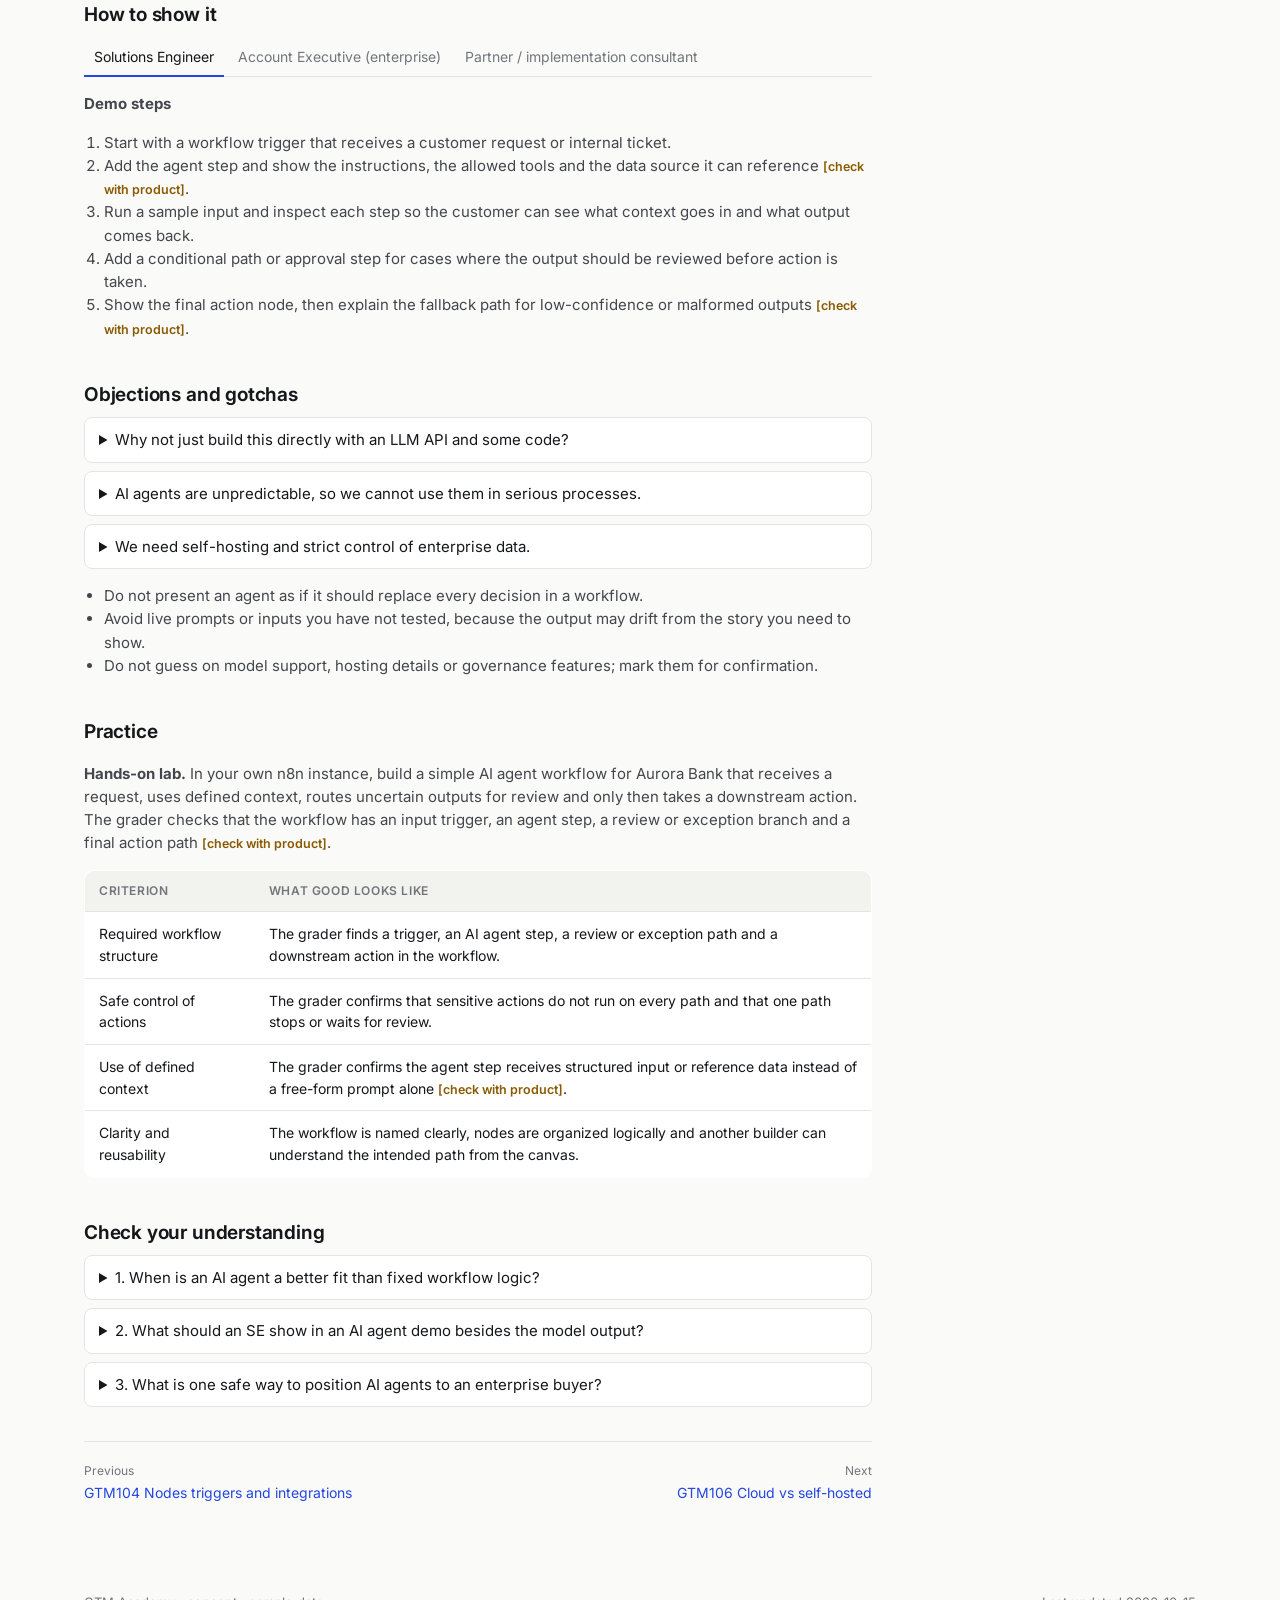
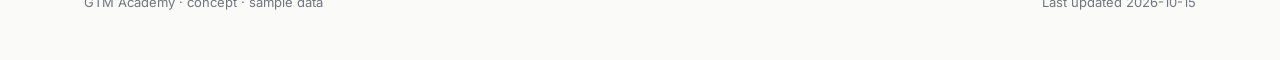
<file: courses/GTM105.html>
<!doctype html>
<html lang="en">
<head>
<meta charset="utf-8">
<meta name="viewport" content="width=device-width, initial-scale=1">
<title>AI agents in n8n — GTM Academy (concept)</title>
<link rel="preconnect" href="https://fonts.googleapis.com">
<link href="https://fonts.googleapis.com/css2?family=Inter:wght@400;500;600;650;700&display=swap" rel="stylesheet">
<link rel="stylesheet" href="../templates/style.css?v=3">
</head>
<body>
<div class="readbar" id="readbar" aria-hidden="true"></div>
<a class="skip" href="#c-body">Skip to the course</a>
<div class="notice">Concept built by Simone Abbiati for the n8n Sales Enablement Manager application — sample data, not affiliated with n8n GmbH.</div>
<header class="top"><div class="wrap">
  <a class="brand" href="../"><span class="mark">GA</span>GTM Academy <span class="chip">Concept</span></a>
  <nav class="links" aria-label="Sections"><a href="../#start">Start</a><a href="../#catalog">Catalog</a><a href="../#paths">Learning paths</a><a href="../#certifications">Certifications</a></nav>
</div></header>
<main class="wrap">
  <div class="course-head">
    <div class="crumbs"><a href="../#catalog">Catalog</a> / <span id="c-path"></span></div>
    <p class="eyebrow" id="c-code"></p>
    <h1 id="c-title"></h1>
    <p class="lead" id="c-objective"></p>
    <div class="facts-row" id="c-facts"></div>
  </div>
  <div class="course">
    <article id="c-body"></article>
    <aside id="c-side"></aside>
  </div>
</main>
<footer><div class="wrap"><span>GTM Academy · concept · sample data</span><span id="c-updated"></span></div></footer>
<script id="course-data" type="application/json">{
 "id": "GTM105",
 "title": "AI agents in n8n",
 "path": "Technical Proficiency",
 "level": "Practitioner",
 "levelId": "L2",
 "minutes": 60,
 "roles": [
  "SE",
  "AE_ENT",
  "PARTNER"
 ],
 "competencies": [
  "Technical proficiency",
  "Value and ROI"
 ],
 "moments": [
  "Ramp (days 31-90)",
  "Launch readiness"
 ],
 "assessment": [
  "Hands-on lab",
  "Knowledge check"
 ],
 "status": "Example draft, for review",
 "updated": "2026-10-15",
 "objective": "Explain how AI agents are built and evaluated in n8n, and show when they fit an enterprise workflow.",
 "who_its_for": "Solutions engineers, enterprise account executives and partners who need to discuss or show AI agent workflows with technical buyers. It assumes basic n8n workflow knowledge; deep model selection, prompt engineering theory and security review detail are out of scope.",
 "scenario": {
  "name": "Aurora Bank",
  "problem": "A regulated enterprise wants to test AI agents for internal operations, but the platform team needs tight control over where workflows run, how data moves and how human review is added before actions are taken."
 },
 "prerequisites": [
  {
   "code": "N8N103",
   "title": "In Practice: AI, Testing & Best Practices",
   "url": "https://learn.n8n.io/courses/course-v1:n8n+N8N103+2026H2/about"
  }
 ],
 "concept": "An AI agent workflow uses a language model to reason through a task, choose from available tools and return an output or take an action inside a broader automation. In n8n, the useful question is not just whether an agent can answer, but how it is grounded with data, how its steps are controlled, where human review is needed and how it fits the rest of the workflow. For customers, this makes AI agents less of a stand-alone experiment and more of an operational process that can be tested, monitored and adapted [CHECK WITH PRODUCT].",
 "lessons": [
  {
   "title": "What an AI agent workflow is",
   "minutes": 12,
   "summary": "Define the parts of an agent workflow and separate agent behavior from standard workflow automation."
  },
  {
   "title": "Where agents fit in enterprise processes",
   "minutes": 14,
   "summary": "Show the use cases that suit an agent, and the cases where fixed logic is safer and simpler."
  },
  {
   "title": "Building the flow in n8n",
   "minutes": 16,
   "summary": "Walk through trigger, context, tools, model call, output handling and human review steps."
  },
  {
   "title": "Testing, limits and live demo handling",
   "minutes": 10,
   "summary": "Cover what to validate before a demo and how to explain uncertainty, guardrails and fallbacks."
  },
  {
   "title": "Talking to buyers and delivery teams",
   "minutes": 8,
   "summary": "Translate the technical design into business, governance and implementation language for each role."
  }
 ],
 "by_role": {
  "SE": {
   "say": {
    "format": "Talk track",
    "text": "An AI agent workflow is useful when the task needs judgment across changing inputs, but still needs clear boundaries. In n8n, I would show the model, the tools it can use, the data it can access and the review step before any sensitive action. I would also say where I would use fixed workflow logic instead of an agent."
   },
   "show": {
    "format": "Demo steps",
    "steps": [
     "Start with a workflow trigger that receives a customer request or internal ticket.",
     "Add the agent step and show the instructions, the allowed tools and the data source it can reference [CHECK WITH PRODUCT].",
     "Run a sample input and inspect each step so the customer can see what context goes in and what output comes back.",
     "Add a conditional path or approval step for cases where the output should be reviewed before action is taken.",
     "Show the final action node, then explain the fallback path for low-confidence or malformed outputs [CHECK WITH PRODUCT]."
    ]
   }
  },
  "AE_ENT": {
   "say": {
    "format": "Talk track",
    "text": "The business case is not just that AI answers questions. It is that your team can place AI inside governed workflows, connect it to the systems you already use and add review before action. For a CTO, the key questions are where it runs, what data it can touch and when an agent is the right tool versus standard automation or custom code."
   },
   "show": {
    "format": "Demo steps",
    "steps": [
     "Frame the use case in business terms, such as triaging internal requests or drafting responses for review.",
     "Show the workflow view and point out where the model step sits inside a larger controlled process.",
     "Highlight the approval or exception path before any system update is made.",
     "Close by showing that the workflow can be adapted for the customer's hosting and review requirements [CHECK WITH PRODUCT]."
    ]
   }
  },
  "PARTNER": {
   "say": {
    "format": "Implementation tips",
    "text": "Start client projects with one bounded task, one clear data source and one review rule. Keep the workflow easy to inspect, and separate the agent decision step from system actions so testing is simpler. Be ready to tell clients where deterministic logic is better than an agent, especially in regulated or high-risk flows."
   },
   "show": {
    "format": "Lab steps",
    "steps": [
     "Create a workflow in your own n8n instance with a trigger, an agent step and one downstream action [CHECK WITH PRODUCT].",
     "Connect the agent to a simple reference source or input so the output is based on defined context.",
     "Add an approval or exception branch that stops the workflow when the response does not meet your rule.",
     "Run multiple test inputs and save the workflow in a state that another consultant can review and reuse."
    ]
   }
  }
 },
 "objections": [
  {
   "q": "Why not just build this directly with an LLM API and some code?",
   "a": "That can be the right choice for some teams. The customer should compare build effort, maintainability, visibility of the process and how easily non-developers can review and change the flow over time."
  },
  {
   "q": "AI agents are unpredictable, so we cannot use them in serious processes.",
   "a": "That is exactly why the use case matters. Position agents for bounded tasks, add review before sensitive actions and use fixed workflow logic where consistency matters more than flexibility."
  },
  {
   "q": "We need self-hosting and strict control of enterprise data.",
   "a": "That is a hosting and architecture conversation that should be handled carefully. Confirm the customer's requirements and validate the exact deployment and data-handling details with product and solutions teams [CHECK WITH PRODUCT]."
  }
 ],
 "gotchas": [
  "Do not present an agent as if it should replace every decision in a workflow.",
  "Avoid live prompts or inputs you have not tested, because the output may drift from the story you need to show.",
  "Do not guess on model support, hosting details or governance features; mark them for confirmation."
 ],
 "practice": {
  "type": "Hands-on lab",
  "brief": "In your own n8n instance, build a simple AI agent workflow for Aurora Bank that receives a request, uses defined context, routes uncertain outputs for review and only then takes a downstream action. The grader checks that the workflow has an input trigger, an agent step, a review or exception branch and a final action path [CHECK WITH PRODUCT].",
  "rubric": [
   {
    "criterion": "Required workflow structure",
    "good": "The grader finds a trigger, an AI agent step, a review or exception path and a downstream action in the workflow."
   },
   {
    "criterion": "Safe control of actions",
    "good": "The grader confirms that sensitive actions do not run on every path and that one path stops or waits for review."
   },
   {
    "criterion": "Use of defined context",
    "good": "The grader confirms the agent step receives structured input or reference data instead of a free-form prompt alone [CHECK WITH PRODUCT]."
   },
   {
    "criterion": "Clarity and reusability",
    "good": "The workflow is named clearly, nodes are organized logically and another builder can understand the intended path from the canvas."
   }
  ]
 },
 "check": [
  {
   "q": "When is an AI agent a better fit than fixed workflow logic?",
   "answer": "Use an agent when the task needs judgment across variable inputs and can be bounded with tools, context and review. Use fixed logic when the process must be fully predictable."
  },
  {
   "q": "What should an SE show in an AI agent demo besides the model output?",
   "answer": "Show the trigger, the context the agent receives, the tools it can use, the review or exception path and the final action. The point is to show control, not just the answer."
  },
  {
   "q": "What is one safe way to position AI agents to an enterprise buyer?",
   "answer": "Position them as one step inside a governed workflow, not as an unchecked replacement for business logic. Then discuss data access, hosting requirements and human review."
  }
 ]
}</script>
<script>
(function(){
  var C=JSON.parse(document.getElementById('course-data').textContent);
  var store={get:function(k,d){try{var v=localStorage.getItem(k);return v?JSON.parse(v):d}catch(e){return d}},set:function(k,v){try{localStorage.setItem(k,JSON.stringify(v))}catch(e){}}};
  var esc=function(t){return String(t==null?'':t).replace(/[&<>"]/g,function(c){return {'&':'&amp;','<':'&lt;','>':'&gt;','"':'&quot;'}[c]}).replace(/\[CHECK WITH PRODUCT\]/g,'<span class="check">[check with product]</span>')};
  var ROLE={AE_MM:'Account Executive (mid-market)',AE_ENT:'Account Executive (enterprise)',SE:'Solutions Engineer',CSM:'Customer Success Manager',PARTNER:'Partner / implementation consultant'};
  var $=function(s){return document.getElementById(s)};
  var pref=store.get('gtm-academy-role','');
  document.title=C.title+' — GTM Academy (concept)';
  $('c-path').textContent=C.path; $('c-code').textContent=C.id+' · '+C.level; $('c-title').textContent=C.title; $('c-objective').textContent=C.objective;
  $('c-facts').innerHTML=['<span><b>'+C.minutes+' min</b></span>','<span>'+C.lessons.length+' lessons</span>','<span>For: '+esc(C.roles.map(function(r){return ROLE[r]||r}).join(', '))+'</span>','<span>When: '+esc(C.moments.join(', '))+'</span>'].join('');
  var ul=function(a){return '<ul>'+a.map(function(x){return '<li>'+esc(x)+'</li>'}).join('')+'</ul>'};
  var S=[];
  var sec=function(id,title,html){if(!html)return '';S.push([id,title]);return '<section id="'+id+'"><h2>'+title+'</h2>'+html+'</section>'};
  var tabs=function(key){var roles=C.roles.filter(function(r){return C.by_role[r]&&C.by_role[r][key]});if(!roles.length)return '';
    var first=roles.indexOf(pref)>-1?pref:roles[0];
    return '<div class="tabs" role="tablist" data-k="'+key+'">'+roles.map(function(r){return '<button role="tab" aria-selected="'+(r===first)+'" data-r="'+r+'" class="'+(r===first?'on':'')+'">'+esc(ROLE[r]||r)+'</button>'}).join('')+'</div>'+
      roles.map(function(r){var b=C.by_role[r][key];return '<div class="pane" role="tabpanel" data-k="'+key+'" data-r="'+r+'"'+(r===first?'':' hidden')+'><p><b>'+esc(b.format)+'</b></p>'+(b.steps?'<ol>'+b.steps.map(function(s){return '<li>'+esc(s)+'</li>'}).join('')+'</ol>':'')+(b.text?'<p>'+esc(b.text)+'</p>':'')+'</div>'}).join('')};
  var h='';
  h+=sec('who','Who it is for','<p>'+esc(C.who_its_for)+'</p>');
  h+=sec('scenario','Business scenario','<p><b>'+esc(C.scenario.name)+'.</b> '+esc(C.scenario.problem)+'</p>');
  h+=sec('before','Before you start',(C.prerequisites.length?ul(C.prerequisites.map(function(p){return p.code+' '+p.title}))+'<p>'+C.prerequisites.map(function(p){return '<a href="'+p.url+'" target="_blank" rel="noopener">Open '+esc(p.code)+' on learn.n8n.io</a>'}).join(' · ')+'</p>':'<p>No prerequisite.</p>'));
  h+=sec('concept','The concept','<p>'+esc(C.concept)+'</p><h3>Lessons</h3><ol>'+C.lessons.map(function(l){return '<li><b>'+esc(l.title)+'</b> ('+l.minutes+' min). '+esc(l.summary)+'</li>'}).join('')+'</ol>');
  h+=sec('say','How to say it',tabs('say'));
  h+=sec('show','How to show it',tabs('show'));
  h+=sec('objections','Objections and gotchas',C.objections.map(function(o){return '<details class="q"><summary>'+esc(o.q)+'</summary><p>'+esc(o.a)+'</p></details>'}).join('')+(C.gotchas&&C.gotchas.length?ul(C.gotchas):''));
  h+=sec('practice','Practice','<p><b>'+esc(C.practice.type)+'.</b> '+esc(C.practice.brief)+'</p><table class="t"><thead><tr><th>Criterion</th><th>What good looks like</th></tr></thead><tbody>'+C.practice.rubric.map(function(r){return '<tr><td>'+esc(r.criterion)+'</td><td>'+esc(r.good)+'</td></tr>'}).join('')+'</tbody></table>');
  h+=sec('check','Check your understanding',C.check.map(function(q,i){return '<details class="q"><summary>'+(i+1)+'. '+esc(q.q)+'</summary><p>'+esc(q.answer)+'</p></details>'}).join(''));
  h+='<nav class="pager" id="pager" aria-label="Course navigation"></nav>';
  $('c-body').innerHTML=h;
  /* tabs */
  document.querySelectorAll('.tabs').forEach(function(t){t.querySelectorAll('button').forEach(function(b){b.onclick=function(){var k=t.dataset.k;
    t.querySelectorAll('button').forEach(function(x){x.classList.toggle('on',x===b);x.setAttribute('aria-selected',String(x===b))});
    document.querySelectorAll('.pane[data-k="'+k+'"]').forEach(function(p){p.hidden=p.dataset.r!==b.dataset.r})}})});
  /* side */
  var done=new Set(store.get('gtm-academy-done',[]));
  $('c-side').innerHTML='<div class="box"><button class="complete" id="complete"></button></div><div class="box toc"><h4>On this page</h4>'+S.map(function(s,i){return '<a href="#'+s[0]+'" data-s="'+s[0]+'">'+(i+1)+'. '+s[1]+'</a>'}).join('')+'</div><div class="box"><h4>Builds</h4>'+ul(C.competencies)+'</div><div class="box"><h4>Assessment</h4>'+ul(C.assessment)+'</div><div class="box"><h4>Status</h4><p style="margin:0;color:var(--soft)">'+esc(C.status)+'</p></div>';
  var btn=$('complete');
  var paint=function(){var d=done.has(C.id);btn.textContent=d?'Completed ✓ (undo)':'Mark as completed';btn.classList.toggle('done',d)};
  btn.onclick=function(){done.has(C.id)?done.delete(C.id):done.add(C.id);store.set('gtm-academy-done',Array.from(done));paint()};paint();
  /* scrollspy + read bar */
  var links=document.querySelectorAll('.toc a');
  var onScroll=function(){var y=window.scrollY+120,cur=S[0][0];S.forEach(function(s){var el=document.getElementById(s[0]);if(el&&el.offsetTop<=y)cur=s[0]});
    links.forEach(function(a){a.classList.toggle('on',a.dataset.s===cur)});
    var max=document.documentElement.scrollHeight-window.innerHeight;$('readbar').style.width=(max>0?Math.min(100,window.scrollY/max*100):0)+'%'};
  window.addEventListener('scroll',onScroll,{passive:true});onScroll();
  /* pager: read the live catalog */
  fetch('../index.html').then(function(r){return r.text()}).then(function(t){
    var m=t.match(/<script id="academy-data" type="application\/json">([\s\S]*?)<\/script>/);if(!m)return;
    var D=JSON.parse(m[1]),ids=D.courses.map(function(c){return c.id}),i=ids.indexOf(C.id),pages=new Set(D.pages||[]);
    var link=function(c,lab,al){if(!c)return '<span></span>';return pages.has(c.id)?'<a href="'+c.id+'.html" style="text-align:'+al+'"><span>'+lab+'</span>'+c.id+' '+esc(c.title)+'</a>':'<span style="text-align:'+al+'"><span>'+lab+'</span>'+c.id+' '+esc(c.title)+' (in progress)</span>'};
    $('pager').innerHTML=link(D.courses[i-1],'Previous','left')+link(D.courses[i+1],'Next','right');
  }).catch(function(){});
  $('c-updated').textContent='Last updated '+C.updated;
})();
</script>
</body>
</html>
</file>
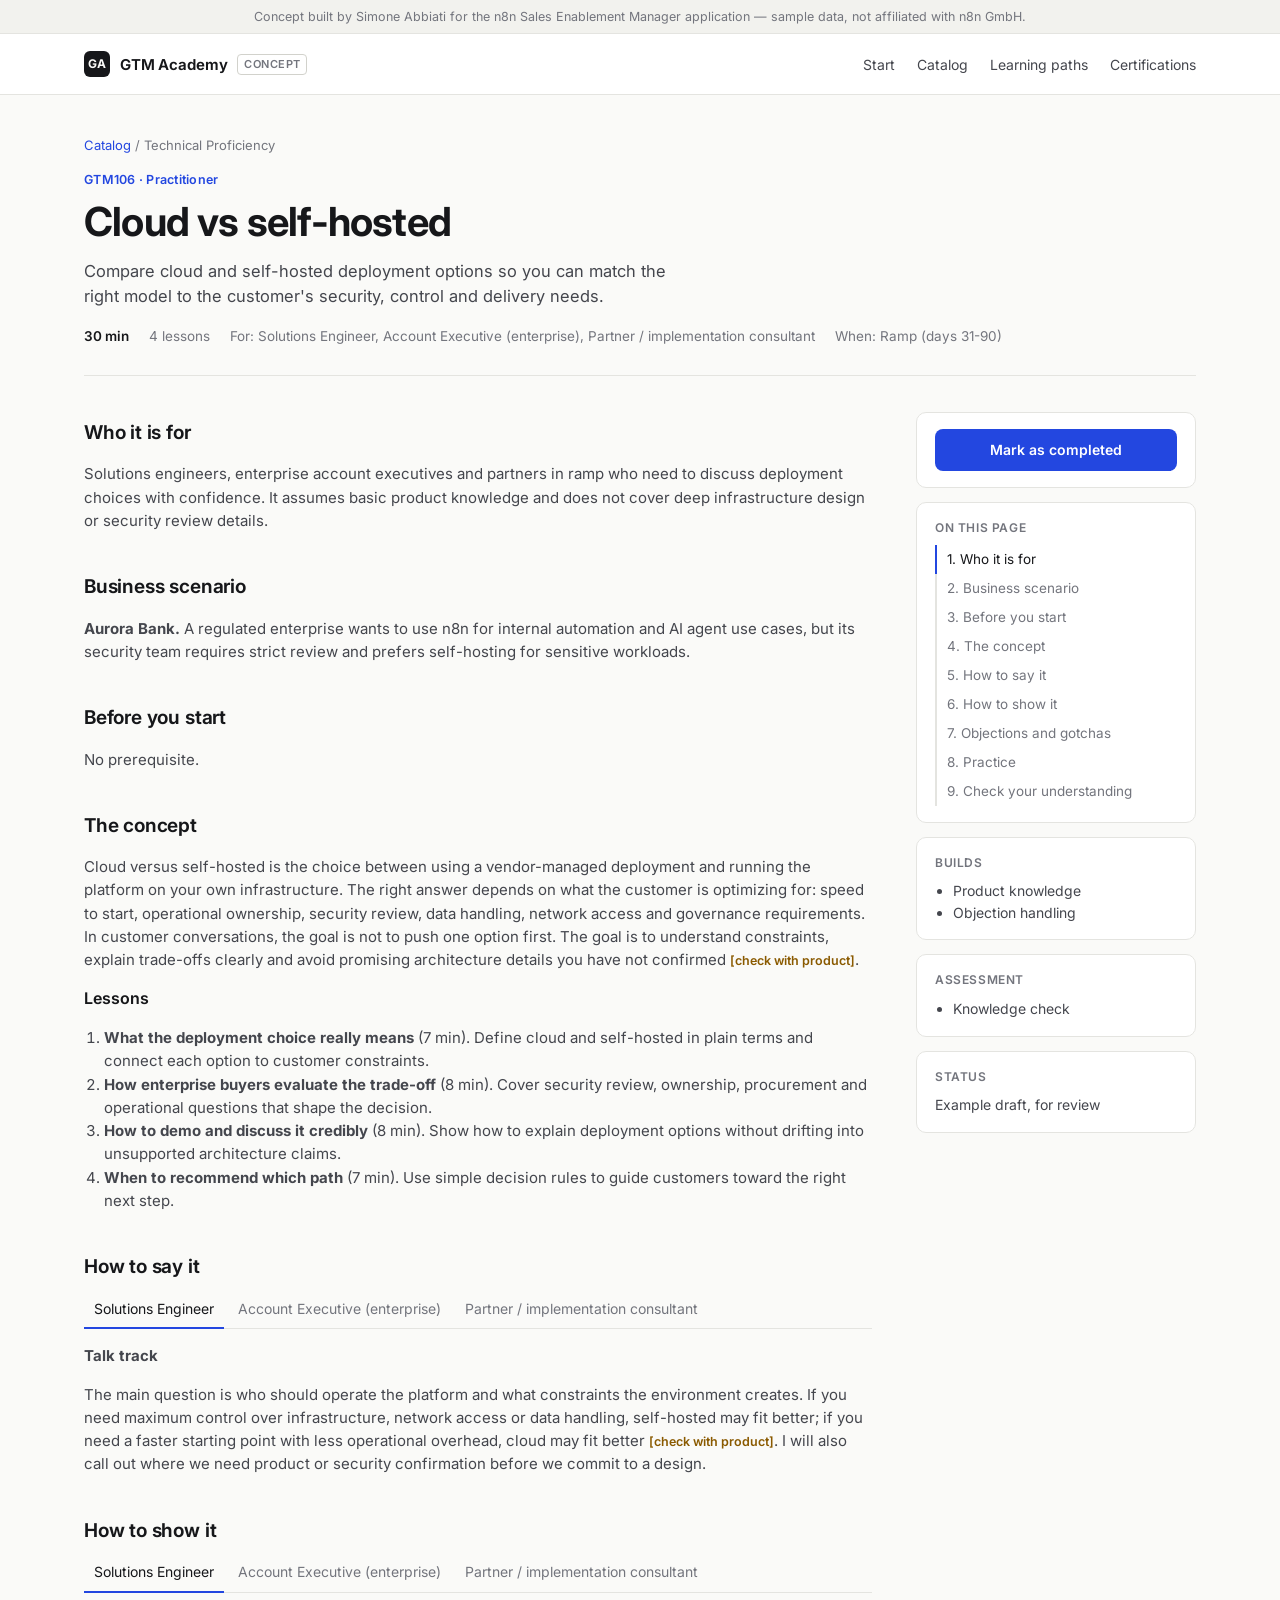
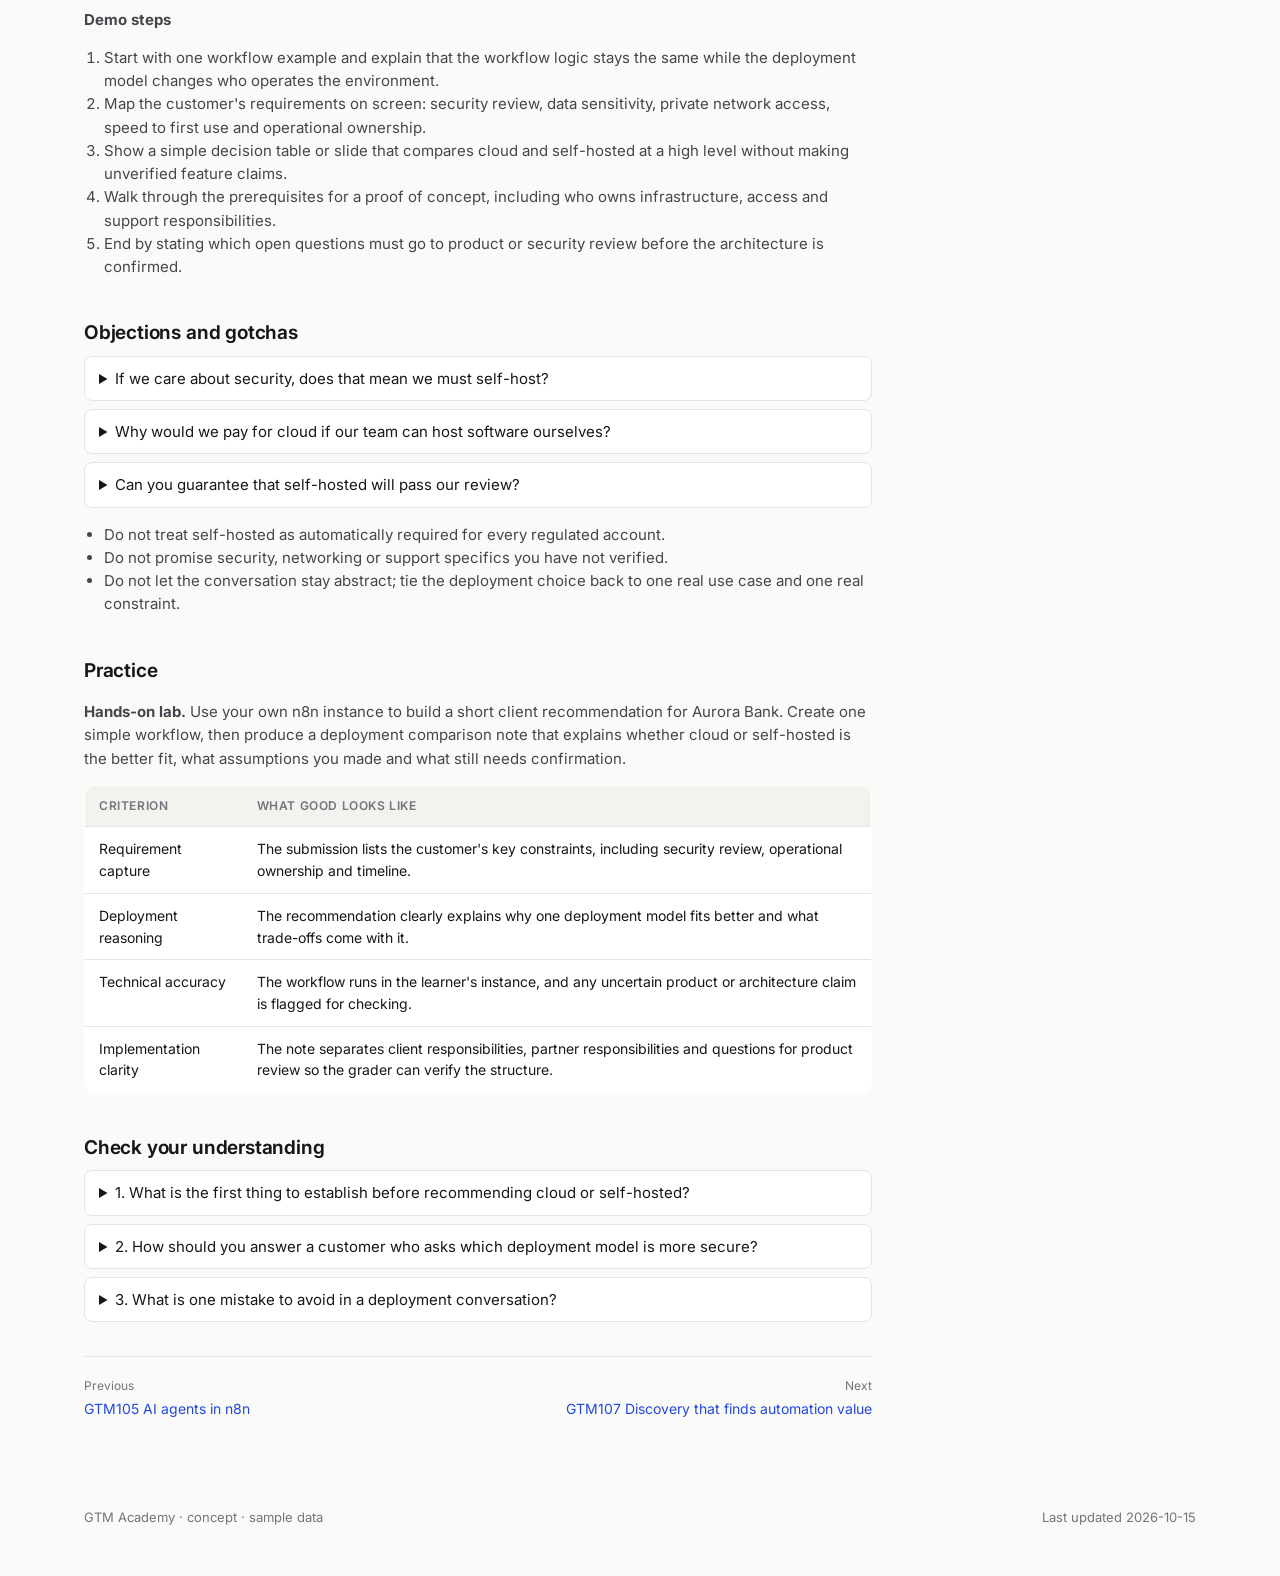
<file: courses/GTM106.html>
<!doctype html>
<html lang="en">
<head>
<meta charset="utf-8">
<meta name="viewport" content="width=device-width, initial-scale=1">
<title>Cloud vs self-hosted — GTM Academy (concept)</title>
<link rel="preconnect" href="https://fonts.googleapis.com">
<link href="https://fonts.googleapis.com/css2?family=Inter:wght@400;500;600;650;700&display=swap" rel="stylesheet">
<link rel="stylesheet" href="../templates/style.css?v=3">
</head>
<body>
<div class="readbar" id="readbar" aria-hidden="true"></div>
<a class="skip" href="#c-body">Skip to the course</a>
<div class="notice">Concept built by Simone Abbiati for the n8n Sales Enablement Manager application — sample data, not affiliated with n8n GmbH.</div>
<header class="top"><div class="wrap">
  <a class="brand" href="../"><span class="mark">GA</span>GTM Academy <span class="chip">Concept</span></a>
  <nav class="links" aria-label="Sections"><a href="../#start">Start</a><a href="../#catalog">Catalog</a><a href="../#paths">Learning paths</a><a href="../#certifications">Certifications</a></nav>
</div></header>
<main class="wrap">
  <div class="course-head">
    <div class="crumbs"><a href="../#catalog">Catalog</a> / <span id="c-path"></span></div>
    <p class="eyebrow" id="c-code"></p>
    <h1 id="c-title"></h1>
    <p class="lead" id="c-objective"></p>
    <div class="facts-row" id="c-facts"></div>
  </div>
  <div class="course">
    <article id="c-body"></article>
    <aside id="c-side"></aside>
  </div>
</main>
<footer><div class="wrap"><span>GTM Academy · concept · sample data</span><span id="c-updated"></span></div></footer>
<script id="course-data" type="application/json">{
 "id": "GTM106",
 "title": "Cloud vs self-hosted",
 "path": "Technical Proficiency",
 "level": "Practitioner",
 "levelId": "L2",
 "minutes": 30,
 "roles": [
  "SE",
  "AE_ENT",
  "PARTNER"
 ],
 "competencies": [
  "Product knowledge",
  "Objection handling"
 ],
 "moments": [
  "Ramp (days 31-90)"
 ],
 "assessment": [
  "Knowledge check"
 ],
 "status": "Example draft, for review",
 "updated": "2026-10-15",
 "objective": "Compare cloud and self-hosted deployment options so you can match the right model to the customer's security, control and delivery needs.",
 "who_its_for": "Solutions engineers, enterprise account executives and partners in ramp who need to discuss deployment choices with confidence. It assumes basic product knowledge and does not cover deep infrastructure design or security review details.",
 "scenario": {
  "name": "Aurora Bank",
  "problem": "A regulated enterprise wants to use n8n for internal automation and AI agent use cases, but its security team requires strict review and prefers self-hosting for sensitive workloads."
 },
 "prerequisites": [],
 "concept": "Cloud versus self-hosted is the choice between using a vendor-managed deployment and running the platform on your own infrastructure. The right answer depends on what the customer is optimizing for: speed to start, operational ownership, security review, data handling, network access and governance requirements. In customer conversations, the goal is not to push one option first. The goal is to understand constraints, explain trade-offs clearly and avoid promising architecture details you have not confirmed [CHECK WITH PRODUCT].",
 "lessons": [
  {
   "title": "What the deployment choice really means",
   "minutes": 7,
   "summary": "Define cloud and self-hosted in plain terms and connect each option to customer constraints."
  },
  {
   "title": "How enterprise buyers evaluate the trade-off",
   "minutes": 8,
   "summary": "Cover security review, ownership, procurement and operational questions that shape the decision."
  },
  {
   "title": "How to demo and discuss it credibly",
   "minutes": 8,
   "summary": "Show how to explain deployment options without drifting into unsupported architecture claims."
  },
  {
   "title": "When to recommend which path",
   "minutes": 7,
   "summary": "Use simple decision rules to guide customers toward the right next step."
  }
 ],
 "by_role": {
  "SE": {
   "say": {
    "format": "Talk track",
    "text": "The main question is who should operate the platform and what constraints the environment creates. If you need maximum control over infrastructure, network access or data handling, self-hosted may fit better; if you need a faster starting point with less operational overhead, cloud may fit better [CHECK WITH PRODUCT]. I will also call out where we need product or security confirmation before we commit to a design."
   },
   "show": {
    "format": "Demo steps",
    "steps": [
     "Start with one workflow example and explain that the workflow logic stays the same while the deployment model changes who operates the environment.",
     "Map the customer's requirements on screen: security review, data sensitivity, private network access, speed to first use and operational ownership.",
     "Show a simple decision table or slide that compares cloud and self-hosted at a high level without making unverified feature claims.",
     "Walk through the prerequisites for a proof of concept, including who owns infrastructure, access and support responsibilities.",
     "End by stating which open questions must go to product or security review before the architecture is confirmed."
    ]
   }
  },
  "AE_ENT": {
   "say": {
    "format": "Talk track",
    "text": "For enterprise teams, deployment is usually a governance decision before it is a feature decision. If the CTO and security team need infrastructure control, internal review paths and clear ownership, self-hosted may be the workable route; if the priority is time to value with less platform management, cloud may be the better business case [CHECK WITH PRODUCT]. A useful discovery question is: what security or operating constraints would rule one model out immediately?"
   },
   "show": {
    "format": "Demo steps",
    "steps": [
     "Open with the buyer's decision frame: speed, governance, security review and ownership.",
     "Show the same use case in a deployment comparison view and explain that the business outcome is constant while operating responsibilities differ.",
     "Call out the questions a CTO will ask: who manages the environment, how review works and what dependencies exist [CHECK WITH PRODUCT].",
     "Summarize the likely fit for cloud or self-hosted based on the customer's stated constraints."
    ]
   }
  },
  "PARTNER": {
   "say": {
    "format": "Implementation tips",
    "text": "Do not lead with your preferred delivery model. Start with the client's review process, hosting standards, internal skills and timeline. State clearly which tasks belong to the client, which belong to you and which need confirmation from n8n [CHECK WITH PRODUCT]."
   },
   "show": {
    "format": "Lab steps",
    "steps": [
     "Create a short client intake checklist for deployment requirements: hosting policy, network constraints, security review and target timeline.",
     "Build a simple workflow in your own n8n instance and document which parts would stay the same across deployment models.",
     "Write a one-page implementation note that separates platform setup tasks, workflow build tasks and client-owned approvals.",
     "Review the note and mark every architecture or support claim that needs product confirmation.",
     "Prepare a client recommendation with one preferred deployment path and one fallback path."
    ]
   }
  }
 },
 "objections": [
  {
   "q": "If we care about security, does that mean we must self-host?",
   "a": "Not always. Security requirements vary by customer, policy and workload. The right answer depends on the review criteria and any hard constraints, so qualify those first and confirm specifics with the right teams."
  },
  {
   "q": "Why would we pay for cloud if our team can host software ourselves?",
   "a": "That depends on what your team wants to own. Self-hosting can fit teams with strong platform capacity, while cloud may reduce operational work and speed up adoption [CHECK WITH PRODUCT]."
  },
  {
   "q": "Can you guarantee that self-hosted will pass our review?",
   "a": "No. We can explain the deployment model and help surface the right technical questions, but the customer's review process decides the outcome."
  }
 ],
 "gotchas": [
  "Do not treat self-hosted as automatically required for every regulated account.",
  "Do not promise security, networking or support specifics you have not verified.",
  "Do not let the conversation stay abstract; tie the deployment choice back to one real use case and one real constraint."
 ],
 "practice": {
  "type": "Hands-on lab",
  "brief": "Use your own n8n instance to build a short client recommendation for Aurora Bank. Create one simple workflow, then produce a deployment comparison note that explains whether cloud or self-hosted is the better fit, what assumptions you made and what still needs confirmation.",
  "rubric": [
   {
    "criterion": "Requirement capture",
    "good": "The submission lists the customer's key constraints, including security review, operational ownership and timeline."
   },
   {
    "criterion": "Deployment reasoning",
    "good": "The recommendation clearly explains why one deployment model fits better and what trade-offs come with it."
   },
   {
    "criterion": "Technical accuracy",
    "good": "The workflow runs in the learner's instance, and any uncertain product or architecture claim is flagged for checking."
   },
   {
    "criterion": "Implementation clarity",
    "good": "The note separates client responsibilities, partner responsibilities and questions for product review so the grader can verify the structure."
   }
  ]
 },
 "check": [
  {
   "q": "What is the first thing to establish before recommending cloud or self-hosted?",
   "answer": "Establish the customer's constraints and decision criteria, such as security review, operational ownership, network needs and timeline."
  },
  {
   "q": "How should you answer a customer who asks which deployment model is more secure?",
   "answer": "Do not give a universal answer. Explain that security fit depends on the customer's requirements and review process, then qualify the specific controls and constraints involved."
  },
  {
   "q": "What is one mistake to avoid in a deployment conversation?",
   "answer": "Do not promise architecture, security or support details that you have not confirmed. If you are unsure, flag the point for checking."
  }
 ]
}</script>
<script>
(function(){
  var C=JSON.parse(document.getElementById('course-data').textContent);
  var store={get:function(k,d){try{var v=localStorage.getItem(k);return v?JSON.parse(v):d}catch(e){return d}},set:function(k,v){try{localStorage.setItem(k,JSON.stringify(v))}catch(e){}}};
  var esc=function(t){return String(t==null?'':t).replace(/[&<>"]/g,function(c){return {'&':'&amp;','<':'&lt;','>':'&gt;','"':'&quot;'}[c]}).replace(/\[CHECK WITH PRODUCT\]/g,'<span class="check">[check with product]</span>')};
  var ROLE={AE_MM:'Account Executive (mid-market)',AE_ENT:'Account Executive (enterprise)',SE:'Solutions Engineer',CSM:'Customer Success Manager',PARTNER:'Partner / implementation consultant'};
  var $=function(s){return document.getElementById(s)};
  var pref=store.get('gtm-academy-role','');
  document.title=C.title+' — GTM Academy (concept)';
  $('c-path').textContent=C.path; $('c-code').textContent=C.id+' · '+C.level; $('c-title').textContent=C.title; $('c-objective').textContent=C.objective;
  $('c-facts').innerHTML=['<span><b>'+C.minutes+' min</b></span>','<span>'+C.lessons.length+' lessons</span>','<span>For: '+esc(C.roles.map(function(r){return ROLE[r]||r}).join(', '))+'</span>','<span>When: '+esc(C.moments.join(', '))+'</span>'].join('');
  var ul=function(a){return '<ul>'+a.map(function(x){return '<li>'+esc(x)+'</li>'}).join('')+'</ul>'};
  var S=[];
  var sec=function(id,title,html){if(!html)return '';S.push([id,title]);return '<section id="'+id+'"><h2>'+title+'</h2>'+html+'</section>'};
  var tabs=function(key){var roles=C.roles.filter(function(r){return C.by_role[r]&&C.by_role[r][key]});if(!roles.length)return '';
    var first=roles.indexOf(pref)>-1?pref:roles[0];
    return '<div class="tabs" role="tablist" data-k="'+key+'">'+roles.map(function(r){return '<button role="tab" aria-selected="'+(r===first)+'" data-r="'+r+'" class="'+(r===first?'on':'')+'">'+esc(ROLE[r]||r)+'</button>'}).join('')+'</div>'+
      roles.map(function(r){var b=C.by_role[r][key];return '<div class="pane" role="tabpanel" data-k="'+key+'" data-r="'+r+'"'+(r===first?'':' hidden')+'><p><b>'+esc(b.format)+'</b></p>'+(b.steps?'<ol>'+b.steps.map(function(s){return '<li>'+esc(s)+'</li>'}).join('')+'</ol>':'')+(b.text?'<p>'+esc(b.text)+'</p>':'')+'</div>'}).join('')};
  var h='';
  h+=sec('who','Who it is for','<p>'+esc(C.who_its_for)+'</p>');
  h+=sec('scenario','Business scenario','<p><b>'+esc(C.scenario.name)+'.</b> '+esc(C.scenario.problem)+'</p>');
  h+=sec('before','Before you start',(C.prerequisites.length?ul(C.prerequisites.map(function(p){return p.code+' '+p.title}))+'<p>'+C.prerequisites.map(function(p){return '<a href="'+p.url+'" target="_blank" rel="noopener">Open '+esc(p.code)+' on learn.n8n.io</a>'}).join(' · ')+'</p>':'<p>No prerequisite.</p>'));
  h+=sec('concept','The concept','<p>'+esc(C.concept)+'</p><h3>Lessons</h3><ol>'+C.lessons.map(function(l){return '<li><b>'+esc(l.title)+'</b> ('+l.minutes+' min). '+esc(l.summary)+'</li>'}).join('')+'</ol>');
  h+=sec('say','How to say it',tabs('say'));
  h+=sec('show','How to show it',tabs('show'));
  h+=sec('objections','Objections and gotchas',C.objections.map(function(o){return '<details class="q"><summary>'+esc(o.q)+'</summary><p>'+esc(o.a)+'</p></details>'}).join('')+(C.gotchas&&C.gotchas.length?ul(C.gotchas):''));
  h+=sec('practice','Practice','<p><b>'+esc(C.practice.type)+'.</b> '+esc(C.practice.brief)+'</p><table class="t"><thead><tr><th>Criterion</th><th>What good looks like</th></tr></thead><tbody>'+C.practice.rubric.map(function(r){return '<tr><td>'+esc(r.criterion)+'</td><td>'+esc(r.good)+'</td></tr>'}).join('')+'</tbody></table>');
  h+=sec('check','Check your understanding',C.check.map(function(q,i){return '<details class="q"><summary>'+(i+1)+'. '+esc(q.q)+'</summary><p>'+esc(q.answer)+'</p></details>'}).join(''));
  h+='<nav class="pager" id="pager" aria-label="Course navigation"></nav>';
  $('c-body').innerHTML=h;
  /* tabs */
  document.querySelectorAll('.tabs').forEach(function(t){t.querySelectorAll('button').forEach(function(b){b.onclick=function(){var k=t.dataset.k;
    t.querySelectorAll('button').forEach(function(x){x.classList.toggle('on',x===b);x.setAttribute('aria-selected',String(x===b))});
    document.querySelectorAll('.pane[data-k="'+k+'"]').forEach(function(p){p.hidden=p.dataset.r!==b.dataset.r})}})});
  /* side */
  var done=new Set(store.get('gtm-academy-done',[]));
  $('c-side').innerHTML='<div class="box"><button class="complete" id="complete"></button></div><div class="box toc"><h4>On this page</h4>'+S.map(function(s,i){return '<a href="#'+s[0]+'" data-s="'+s[0]+'">'+(i+1)+'. '+s[1]+'</a>'}).join('')+'</div><div class="box"><h4>Builds</h4>'+ul(C.competencies)+'</div><div class="box"><h4>Assessment</h4>'+ul(C.assessment)+'</div><div class="box"><h4>Status</h4><p style="margin:0;color:var(--soft)">'+esc(C.status)+'</p></div>';
  var btn=$('complete');
  var paint=function(){var d=done.has(C.id);btn.textContent=d?'Completed ✓ (undo)':'Mark as completed';btn.classList.toggle('done',d)};
  btn.onclick=function(){done.has(C.id)?done.delete(C.id):done.add(C.id);store.set('gtm-academy-done',Array.from(done));paint()};paint();
  /* scrollspy + read bar */
  var links=document.querySelectorAll('.toc a');
  var onScroll=function(){var y=window.scrollY+120,cur=S[0][0];S.forEach(function(s){var el=document.getElementById(s[0]);if(el&&el.offsetTop<=y)cur=s[0]});
    links.forEach(function(a){a.classList.toggle('on',a.dataset.s===cur)});
    var max=document.documentElement.scrollHeight-window.innerHeight;$('readbar').style.width=(max>0?Math.min(100,window.scrollY/max*100):0)+'%'};
  window.addEventListener('scroll',onScroll,{passive:true});onScroll();
  /* pager: read the live catalog */
  fetch('../index.html').then(function(r){return r.text()}).then(function(t){
    var m=t.match(/<script id="academy-data" type="application\/json">([\s\S]*?)<\/script>/);if(!m)return;
    var D=JSON.parse(m[1]),ids=D.courses.map(function(c){return c.id}),i=ids.indexOf(C.id),pages=new Set(D.pages||[]);
    var link=function(c,lab,al){if(!c)return '<span></span>';return pages.has(c.id)?'<a href="'+c.id+'.html" style="text-align:'+al+'"><span>'+lab+'</span>'+c.id+' '+esc(c.title)+'</a>':'<span style="text-align:'+al+'"><span>'+lab+'</span>'+c.id+' '+esc(c.title)+' (in progress)</span>'};
    $('pager').innerHTML=link(D.courses[i-1],'Previous','left')+link(D.courses[i+1],'Next','right');
  }).catch(function(){});
  $('c-updated').textContent='Last updated '+C.updated;
})();
</script>
</body>
</html>
</file>
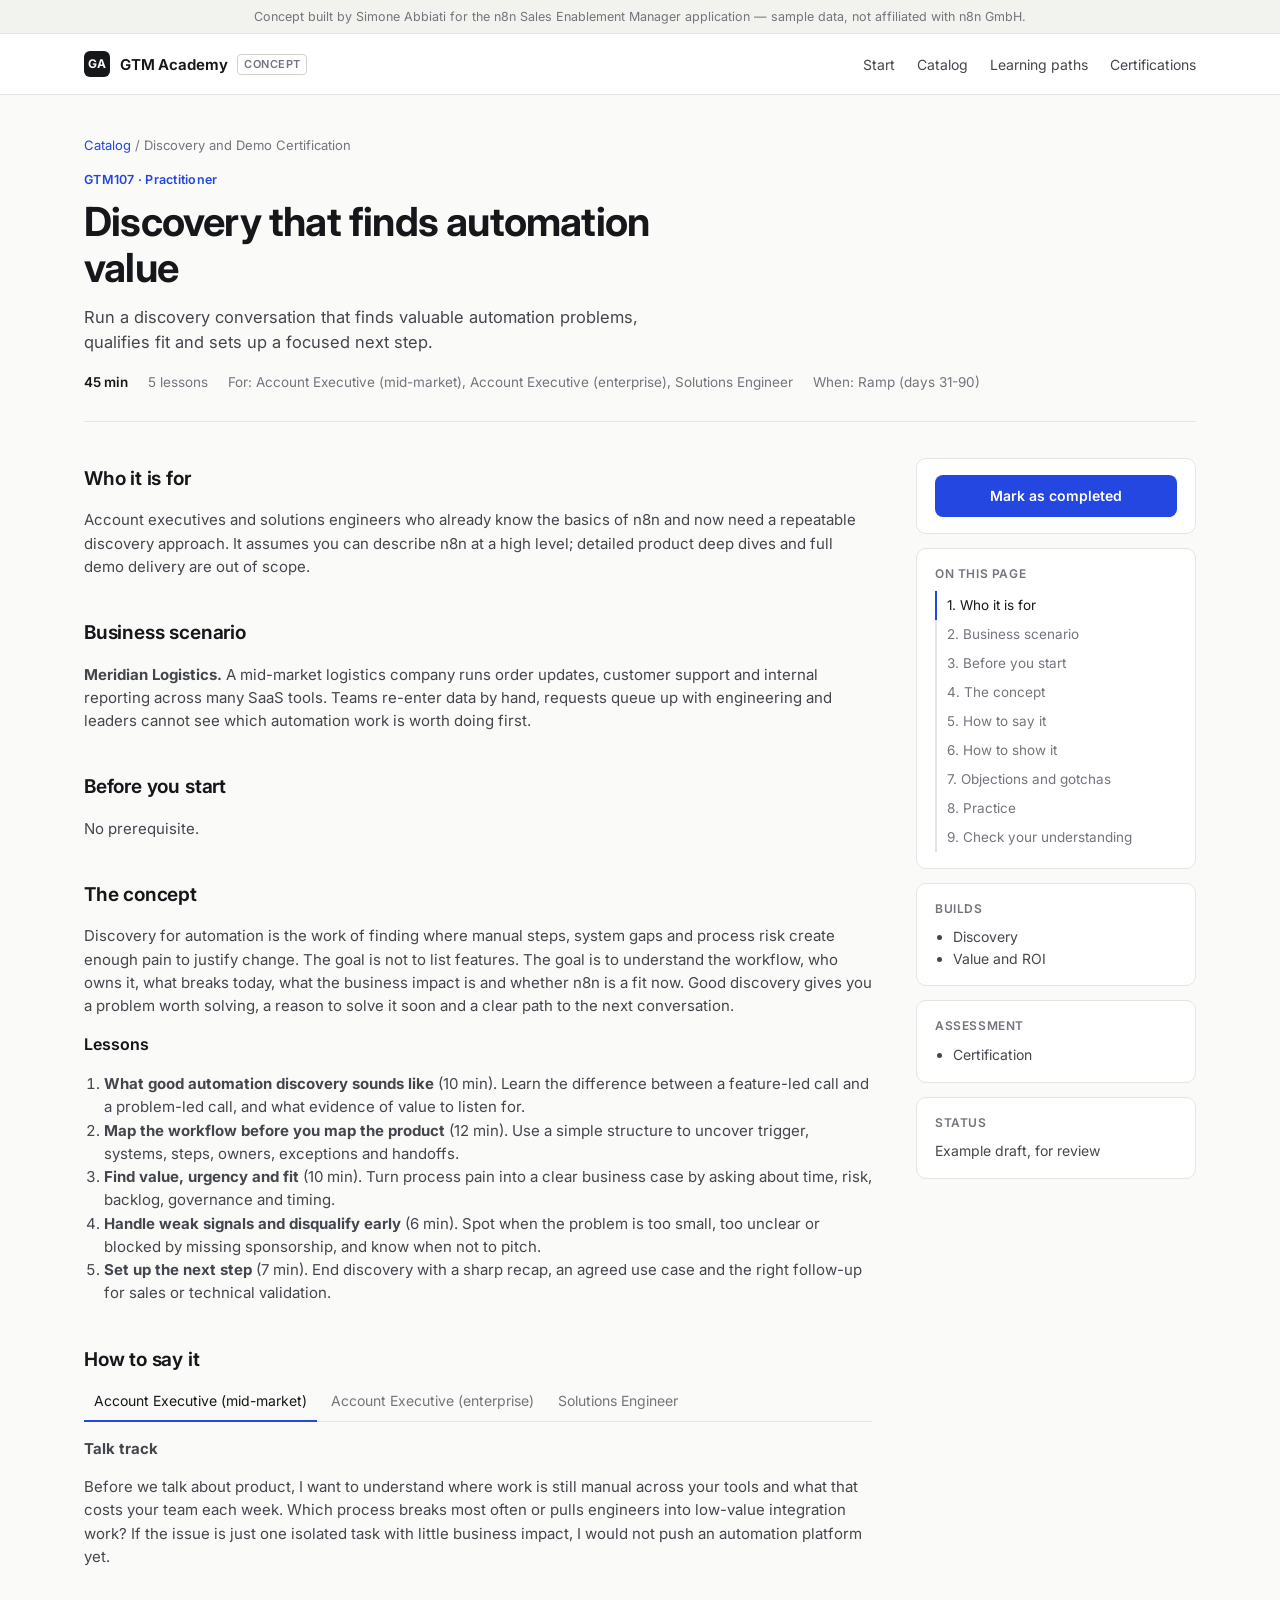
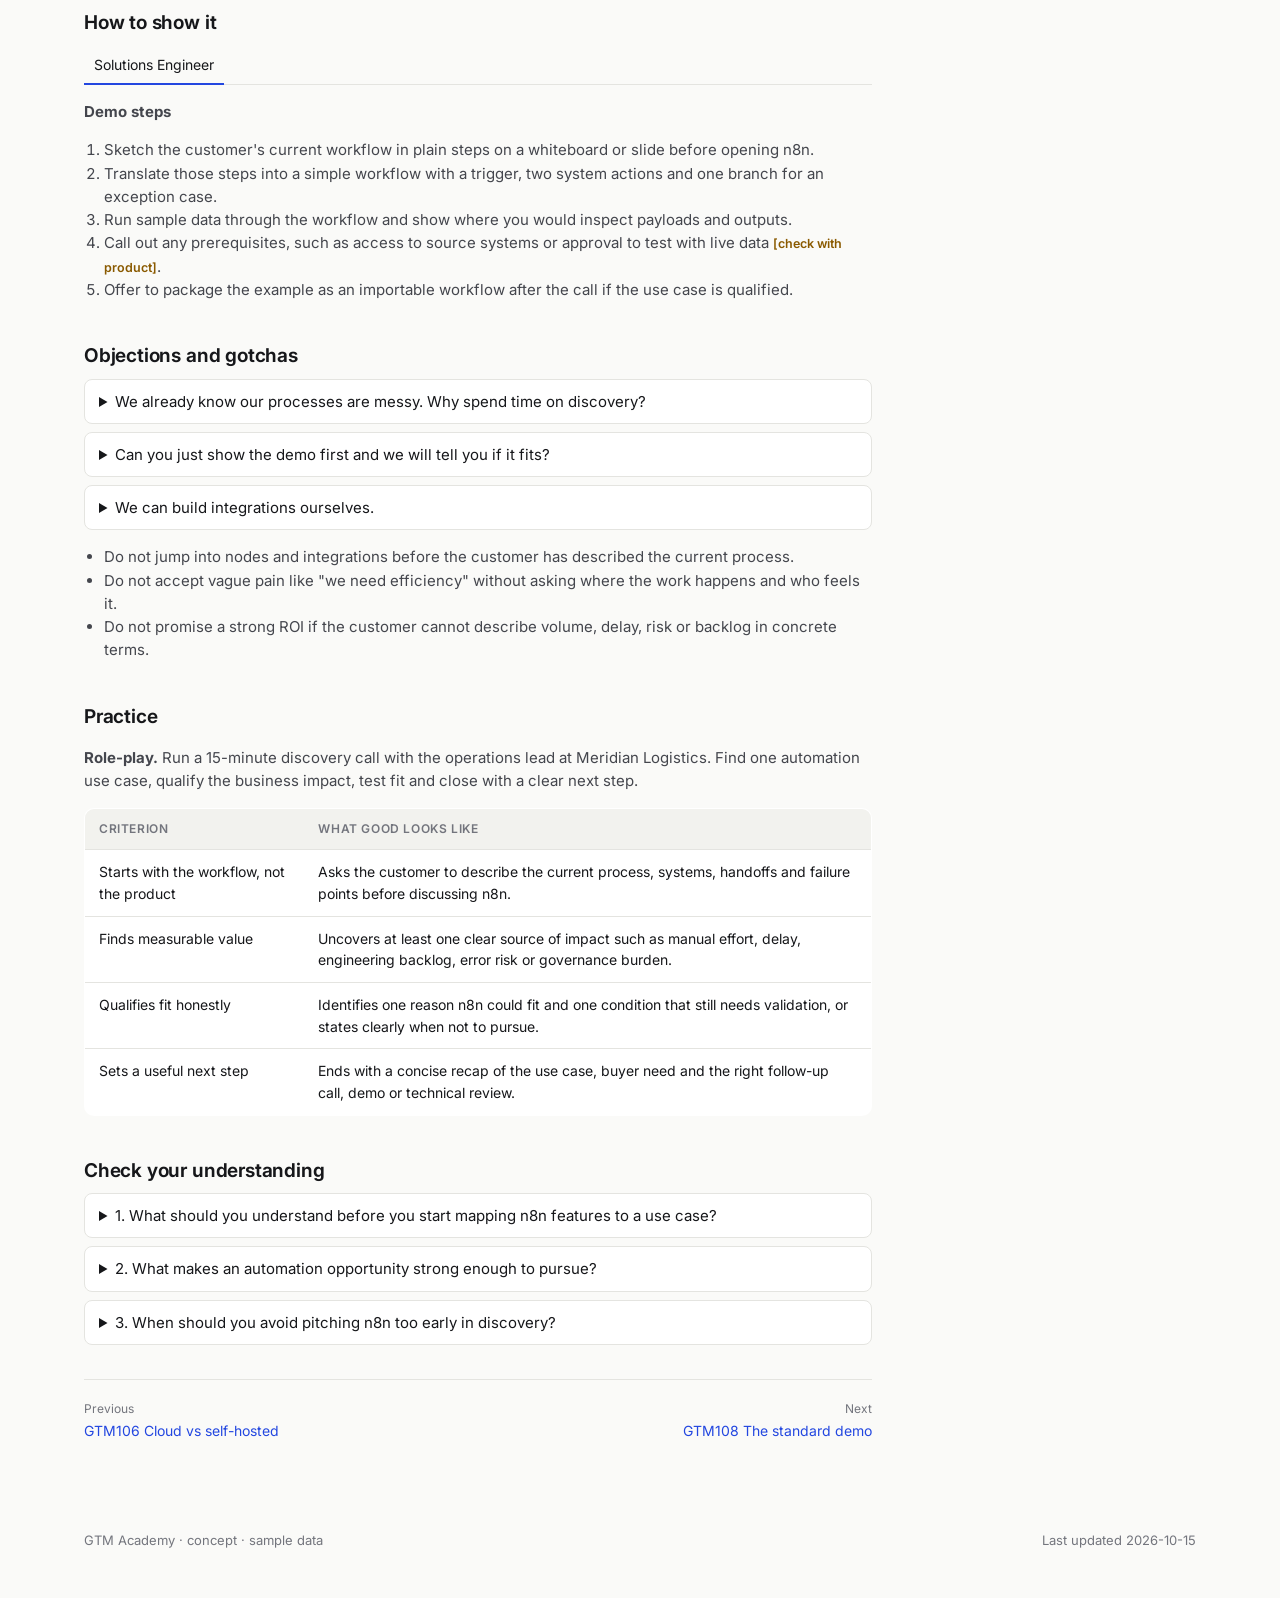
<file: courses/GTM107.html>
<!doctype html>
<html lang="en">
<head>
<meta charset="utf-8">
<meta name="viewport" content="width=device-width, initial-scale=1">
<title>Discovery that finds automation value — GTM Academy (concept)</title>
<link rel="preconnect" href="https://fonts.googleapis.com">
<link href="https://fonts.googleapis.com/css2?family=Inter:wght@400;500;600;650;700&display=swap" rel="stylesheet">
<link rel="stylesheet" href="../templates/style.css?v=3">
</head>
<body>
<div class="readbar" id="readbar" aria-hidden="true"></div>
<a class="skip" href="#c-body">Skip to the course</a>
<div class="notice">Concept built by Simone Abbiati for the n8n Sales Enablement Manager application — sample data, not affiliated with n8n GmbH.</div>
<header class="top"><div class="wrap">
  <a class="brand" href="../"><span class="mark">GA</span>GTM Academy <span class="chip">Concept</span></a>
  <nav class="links" aria-label="Sections"><a href="../#start">Start</a><a href="../#catalog">Catalog</a><a href="../#paths">Learning paths</a><a href="../#certifications">Certifications</a></nav>
</div></header>
<main class="wrap">
  <div class="course-head">
    <div class="crumbs"><a href="../#catalog">Catalog</a> / <span id="c-path"></span></div>
    <p class="eyebrow" id="c-code"></p>
    <h1 id="c-title"></h1>
    <p class="lead" id="c-objective"></p>
    <div class="facts-row" id="c-facts"></div>
  </div>
  <div class="course">
    <article id="c-body"></article>
    <aside id="c-side"></aside>
  </div>
</main>
<footer><div class="wrap"><span>GTM Academy · concept · sample data</span><span id="c-updated"></span></div></footer>
<script id="course-data" type="application/json">{
 "id": "GTM107",
 "title": "Discovery that finds automation value",
 "path": "Discovery and Demo Certification",
 "level": "Practitioner",
 "levelId": "L2",
 "minutes": 45,
 "roles": [
  "AE_MM",
  "AE_ENT",
  "SE"
 ],
 "competencies": [
  "Discovery",
  "Value and ROI"
 ],
 "moments": [
  "Ramp (days 31-90)"
 ],
 "assessment": [
  "Certification"
 ],
 "status": "Example draft, for review",
 "updated": "2026-10-15",
 "objective": "Run a discovery conversation that finds valuable automation problems, qualifies fit and sets up a focused next step.",
 "who_its_for": "Account executives and solutions engineers who already know the basics of n8n and now need a repeatable discovery approach. It assumes you can describe n8n at a high level; detailed product deep dives and full demo delivery are out of scope.",
 "scenario": {
  "name": "Meridian Logistics",
  "problem": "A mid-market logistics company runs order updates, customer support and internal reporting across many SaaS tools. Teams re-enter data by hand, requests queue up with engineering and leaders cannot see which automation work is worth doing first."
 },
 "prerequisites": [],
 "concept": "Discovery for automation is the work of finding where manual steps, system gaps and process risk create enough pain to justify change. The goal is not to list features. The goal is to understand the workflow, who owns it, what breaks today, what the business impact is and whether n8n is a fit now. Good discovery gives you a problem worth solving, a reason to solve it soon and a clear path to the next conversation.",
 "lessons": [
  {
   "title": "What good automation discovery sounds like",
   "minutes": 10,
   "summary": "Learn the difference between a feature-led call and a problem-led call, and what evidence of value to listen for."
  },
  {
   "title": "Map the workflow before you map the product",
   "minutes": 12,
   "summary": "Use a simple structure to uncover trigger, systems, steps, owners, exceptions and handoffs."
  },
  {
   "title": "Find value, urgency and fit",
   "minutes": 10,
   "summary": "Turn process pain into a clear business case by asking about time, risk, backlog, governance and timing."
  },
  {
   "title": "Handle weak signals and disqualify early",
   "minutes": 6,
   "summary": "Spot when the problem is too small, too unclear or blocked by missing sponsorship, and know when not to pitch."
  },
  {
   "title": "Set up the next step",
   "minutes": 7,
   "summary": "End discovery with a sharp recap, an agreed use case and the right follow-up for sales or technical validation."
  }
 ],
 "by_role": {
  "AE_MM": {
   "say": {
    "format": "Talk track",
    "text": "Before we talk about product, I want to understand where work is still manual across your tools and what that costs your team each week. Which process breaks most often or pulls engineers into low-value integration work? If the issue is just one isolated task with little business impact, I would not push an automation platform yet."
   }
  },
  "AE_ENT": {
   "say": {
    "format": "Talk track",
    "text": "I want to understand which cross-system processes matter enough to need a governed approach, not just another point script. Where do security review, audit needs or platform standards slow down automation work today? If this is only a local team problem with no governance or scale concern, we may not have a strong enterprise case yet."
   }
  },
  "SE": {
   "say": {
    "format": "Talk track",
    "text": "My job in discovery is to get precise about the workflow shape before I recommend an approach. I need to know the trigger, source systems, target systems, decision points, failure cases and who will own it. If we skip that detail, the demo looks good but the proof of concept fails on day one."
   },
   "show": {
    "format": "Demo steps",
    "steps": [
     "Sketch the customer's current workflow in plain steps on a whiteboard or slide before opening n8n.",
     "Translate those steps into a simple workflow with a trigger, two system actions and one branch for an exception case.",
     "Run sample data through the workflow and show where you would inspect payloads and outputs.",
     "Call out any prerequisites, such as access to source systems or approval to test with live data [CHECK WITH PRODUCT].",
     "Offer to package the example as an importable workflow after the call if the use case is qualified."
    ]
   }
  }
 },
 "objections": [
  {
   "q": "We already know our processes are messy. Why spend time on discovery?",
   "a": "Because not every messy process is worth automating first. Discovery helps you find the process with clear impact, feasible scope and an owner who will drive it."
  },
  {
   "q": "Can you just show the demo first and we will tell you if it fits?",
   "a": "A short demo is useful, but without workflow context it often answers the wrong question. Ten minutes of discovery usually makes the demo more relevant and more honest."
  },
  {
   "q": "We can build integrations ourselves.",
   "a": "You may be able to. Discovery should test whether the issue is simple enough for that path or whether the team needs a more repeatable way to build, change and govern automations."
  }
 ],
 "gotchas": [
  "Do not jump into nodes and integrations before the customer has described the current process.",
  "Do not accept vague pain like \"we need efficiency\" without asking where the work happens and who feels it.",
  "Do not promise a strong ROI if the customer cannot describe volume, delay, risk or backlog in concrete terms."
 ],
 "practice": {
  "type": "Role-play",
  "brief": "Run a 15-minute discovery call with the operations lead at Meridian Logistics. Find one automation use case, qualify the business impact, test fit and close with a clear next step.",
  "rubric": [
   {
    "criterion": "Starts with the workflow, not the product",
    "good": "Asks the customer to describe the current process, systems, handoffs and failure points before discussing n8n."
   },
   {
    "criterion": "Finds measurable value",
    "good": "Uncovers at least one clear source of impact such as manual effort, delay, engineering backlog, error risk or governance burden."
   },
   {
    "criterion": "Qualifies fit honestly",
    "good": "Identifies one reason n8n could fit and one condition that still needs validation, or states clearly when not to pursue."
   },
   {
    "criterion": "Sets a useful next step",
    "good": "Ends with a concise recap of the use case, buyer need and the right follow-up call, demo or technical review."
   }
  ]
 },
 "check": [
  {
   "q": "What should you understand before you start mapping n8n features to a use case?",
   "answer": "You should understand the current workflow first: the trigger, systems involved, manual steps, owners, exceptions and where the process breaks."
  },
  {
   "q": "What makes an automation opportunity strong enough to pursue?",
   "answer": "There is a clear business problem, an identifiable owner, meaningful impact and a next step that can validate fit. If those are missing, the opportunity may not be ready."
  },
  {
   "q": "When should you avoid pitching n8n too early in discovery?",
   "answer": "Avoid it when the customer has not yet described the problem clearly or when the issue appears too small, isolated or weakly owned to justify a platform discussion."
  }
 ]
}</script>
<script>
(function(){
  var C=JSON.parse(document.getElementById('course-data').textContent);
  var store={get:function(k,d){try{var v=localStorage.getItem(k);return v?JSON.parse(v):d}catch(e){return d}},set:function(k,v){try{localStorage.setItem(k,JSON.stringify(v))}catch(e){}}};
  var esc=function(t){return String(t==null?'':t).replace(/[&<>"]/g,function(c){return {'&':'&amp;','<':'&lt;','>':'&gt;','"':'&quot;'}[c]}).replace(/\[CHECK WITH PRODUCT\]/g,'<span class="check">[check with product]</span>')};
  var ROLE={AE_MM:'Account Executive (mid-market)',AE_ENT:'Account Executive (enterprise)',SE:'Solutions Engineer',CSM:'Customer Success Manager',PARTNER:'Partner / implementation consultant'};
  var $=function(s){return document.getElementById(s)};
  var pref=store.get('gtm-academy-role','');
  document.title=C.title+' — GTM Academy (concept)';
  $('c-path').textContent=C.path; $('c-code').textContent=C.id+' · '+C.level; $('c-title').textContent=C.title; $('c-objective').textContent=C.objective;
  $('c-facts').innerHTML=['<span><b>'+C.minutes+' min</b></span>','<span>'+C.lessons.length+' lessons</span>','<span>For: '+esc(C.roles.map(function(r){return ROLE[r]||r}).join(', '))+'</span>','<span>When: '+esc(C.moments.join(', '))+'</span>'].join('');
  var ul=function(a){return '<ul>'+a.map(function(x){return '<li>'+esc(x)+'</li>'}).join('')+'</ul>'};
  var S=[];
  var sec=function(id,title,html){if(!html)return '';S.push([id,title]);return '<section id="'+id+'"><h2>'+title+'</h2>'+html+'</section>'};
  var tabs=function(key){var roles=C.roles.filter(function(r){return C.by_role[r]&&C.by_role[r][key]});if(!roles.length)return '';
    var first=roles.indexOf(pref)>-1?pref:roles[0];
    return '<div class="tabs" role="tablist" data-k="'+key+'">'+roles.map(function(r){return '<button role="tab" aria-selected="'+(r===first)+'" data-r="'+r+'" class="'+(r===first?'on':'')+'">'+esc(ROLE[r]||r)+'</button>'}).join('')+'</div>'+
      roles.map(function(r){var b=C.by_role[r][key];return '<div class="pane" role="tabpanel" data-k="'+key+'" data-r="'+r+'"'+(r===first?'':' hidden')+'><p><b>'+esc(b.format)+'</b></p>'+(b.steps?'<ol>'+b.steps.map(function(s){return '<li>'+esc(s)+'</li>'}).join('')+'</ol>':'')+(b.text?'<p>'+esc(b.text)+'</p>':'')+'</div>'}).join('')};
  var h='';
  h+=sec('who','Who it is for','<p>'+esc(C.who_its_for)+'</p>');
  h+=sec('scenario','Business scenario','<p><b>'+esc(C.scenario.name)+'.</b> '+esc(C.scenario.problem)+'</p>');
  h+=sec('before','Before you start',(C.prerequisites.length?ul(C.prerequisites.map(function(p){return p.code+' '+p.title}))+'<p>'+C.prerequisites.map(function(p){return '<a href="'+p.url+'" target="_blank" rel="noopener">Open '+esc(p.code)+' on learn.n8n.io</a>'}).join(' · ')+'</p>':'<p>No prerequisite.</p>'));
  h+=sec('concept','The concept','<p>'+esc(C.concept)+'</p><h3>Lessons</h3><ol>'+C.lessons.map(function(l){return '<li><b>'+esc(l.title)+'</b> ('+l.minutes+' min). '+esc(l.summary)+'</li>'}).join('')+'</ol>');
  h+=sec('say','How to say it',tabs('say'));
  h+=sec('show','How to show it',tabs('show'));
  h+=sec('objections','Objections and gotchas',C.objections.map(function(o){return '<details class="q"><summary>'+esc(o.q)+'</summary><p>'+esc(o.a)+'</p></details>'}).join('')+(C.gotchas&&C.gotchas.length?ul(C.gotchas):''));
  h+=sec('practice','Practice','<p><b>'+esc(C.practice.type)+'.</b> '+esc(C.practice.brief)+'</p><table class="t"><thead><tr><th>Criterion</th><th>What good looks like</th></tr></thead><tbody>'+C.practice.rubric.map(function(r){return '<tr><td>'+esc(r.criterion)+'</td><td>'+esc(r.good)+'</td></tr>'}).join('')+'</tbody></table>');
  h+=sec('check','Check your understanding',C.check.map(function(q,i){return '<details class="q"><summary>'+(i+1)+'. '+esc(q.q)+'</summary><p>'+esc(q.answer)+'</p></details>'}).join(''));
  h+='<nav class="pager" id="pager" aria-label="Course navigation"></nav>';
  $('c-body').innerHTML=h;
  /* tabs */
  document.querySelectorAll('.tabs').forEach(function(t){t.querySelectorAll('button').forEach(function(b){b.onclick=function(){var k=t.dataset.k;
    t.querySelectorAll('button').forEach(function(x){x.classList.toggle('on',x===b);x.setAttribute('aria-selected',String(x===b))});
    document.querySelectorAll('.pane[data-k="'+k+'"]').forEach(function(p){p.hidden=p.dataset.r!==b.dataset.r})}})});
  /* side */
  var done=new Set(store.get('gtm-academy-done',[]));
  $('c-side').innerHTML='<div class="box"><button class="complete" id="complete"></button></div><div class="box toc"><h4>On this page</h4>'+S.map(function(s,i){return '<a href="#'+s[0]+'" data-s="'+s[0]+'">'+(i+1)+'. '+s[1]+'</a>'}).join('')+'</div><div class="box"><h4>Builds</h4>'+ul(C.competencies)+'</div><div class="box"><h4>Assessment</h4>'+ul(C.assessment)+'</div><div class="box"><h4>Status</h4><p style="margin:0;color:var(--soft)">'+esc(C.status)+'</p></div>';
  var btn=$('complete');
  var paint=function(){var d=done.has(C.id);btn.textContent=d?'Completed ✓ (undo)':'Mark as completed';btn.classList.toggle('done',d)};
  btn.onclick=function(){done.has(C.id)?done.delete(C.id):done.add(C.id);store.set('gtm-academy-done',Array.from(done));paint()};paint();
  /* scrollspy + read bar */
  var links=document.querySelectorAll('.toc a');
  var onScroll=function(){var y=window.scrollY+120,cur=S[0][0];S.forEach(function(s){var el=document.getElementById(s[0]);if(el&&el.offsetTop<=y)cur=s[0]});
    links.forEach(function(a){a.classList.toggle('on',a.dataset.s===cur)});
    var max=document.documentElement.scrollHeight-window.innerHeight;$('readbar').style.width=(max>0?Math.min(100,window.scrollY/max*100):0)+'%'};
  window.addEventListener('scroll',onScroll,{passive:true});onScroll();
  /* pager: read the live catalog */
  fetch('../index.html').then(function(r){return r.text()}).then(function(t){
    var m=t.match(/<script id="academy-data" type="application\/json">([\s\S]*?)<\/script>/);if(!m)return;
    var D=JSON.parse(m[1]),ids=D.courses.map(function(c){return c.id}),i=ids.indexOf(C.id),pages=new Set(D.pages||[]);
    var link=function(c,lab,al){if(!c)return '<span></span>';return pages.has(c.id)?'<a href="'+c.id+'.html" style="text-align:'+al+'"><span>'+lab+'</span>'+c.id+' '+esc(c.title)+'</a>':'<span style="text-align:'+al+'"><span>'+lab+'</span>'+c.id+' '+esc(c.title)+' (in progress)</span>'};
    $('pager').innerHTML=link(D.courses[i-1],'Previous','left')+link(D.courses[i+1],'Next','right');
  }).catch(function(){});
  $('c-updated').textContent='Last updated '+C.updated;
})();
</script>
</body>
</html>
</file>
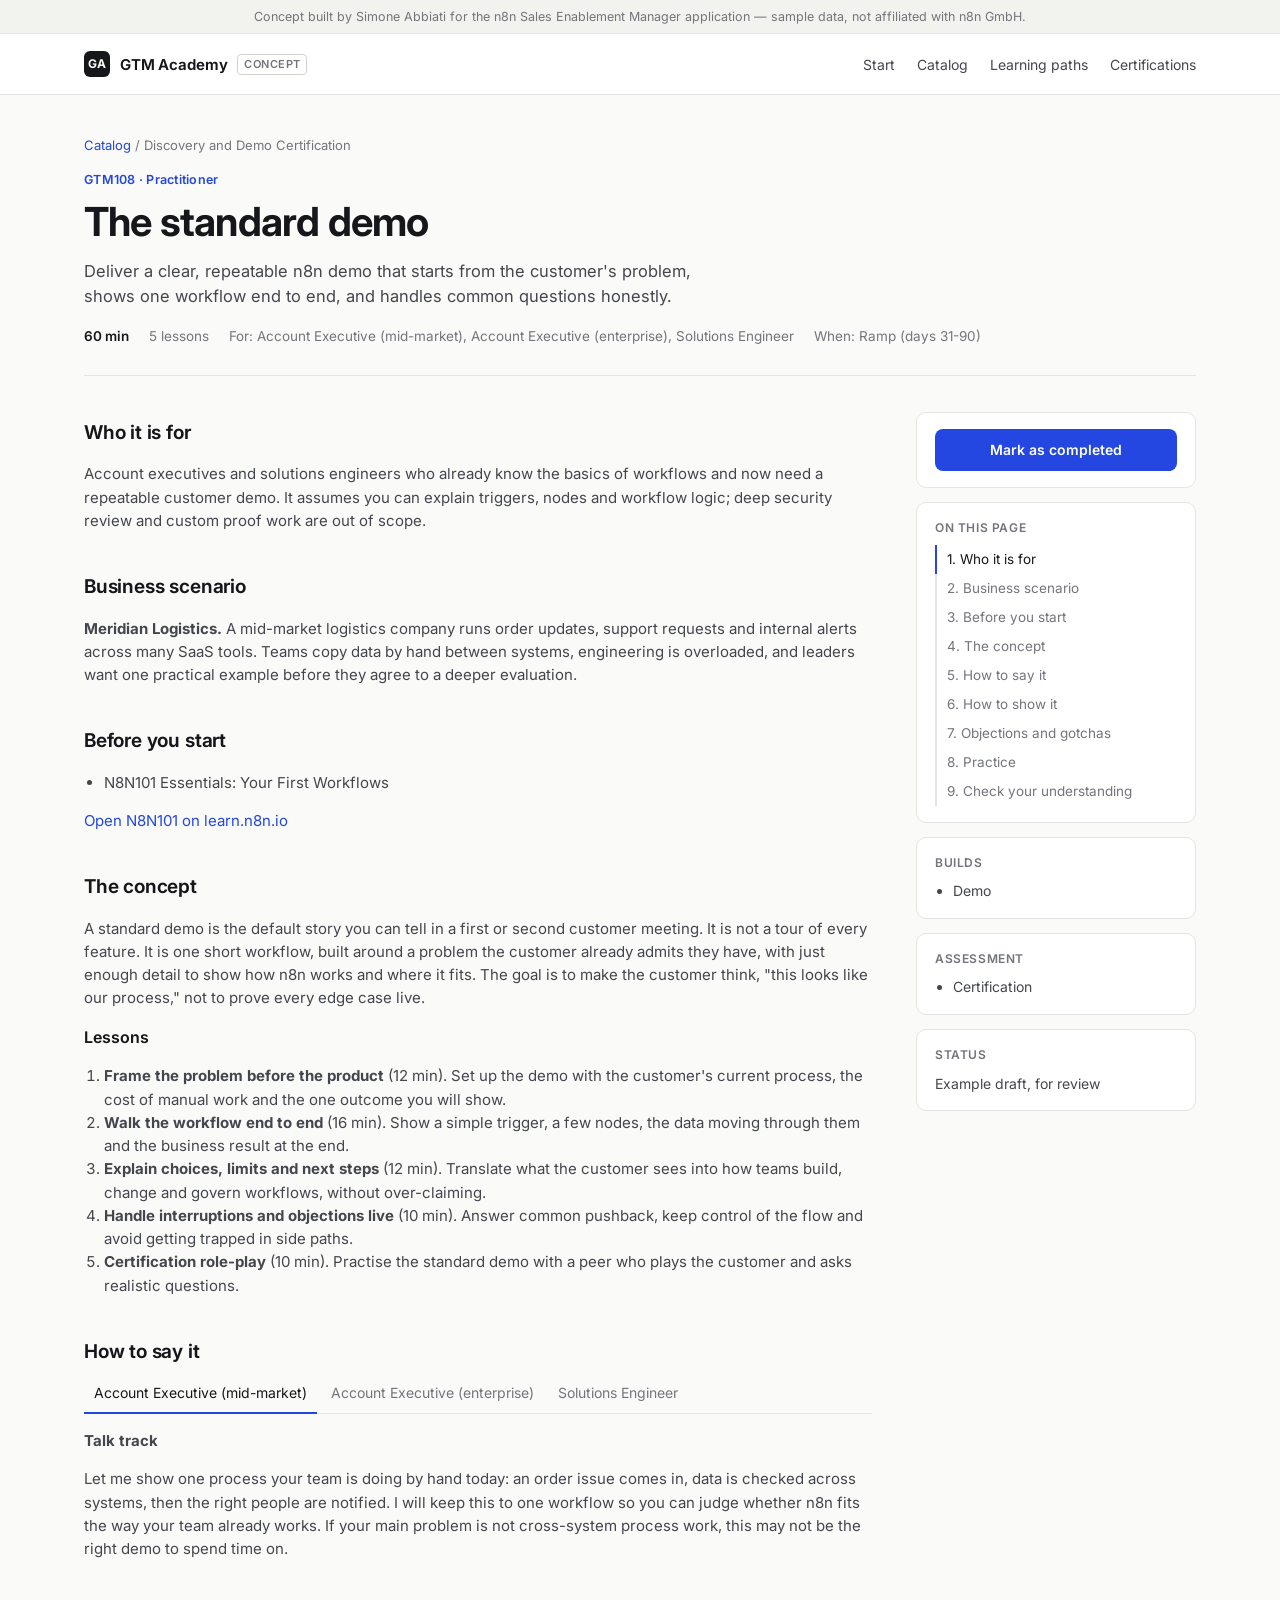
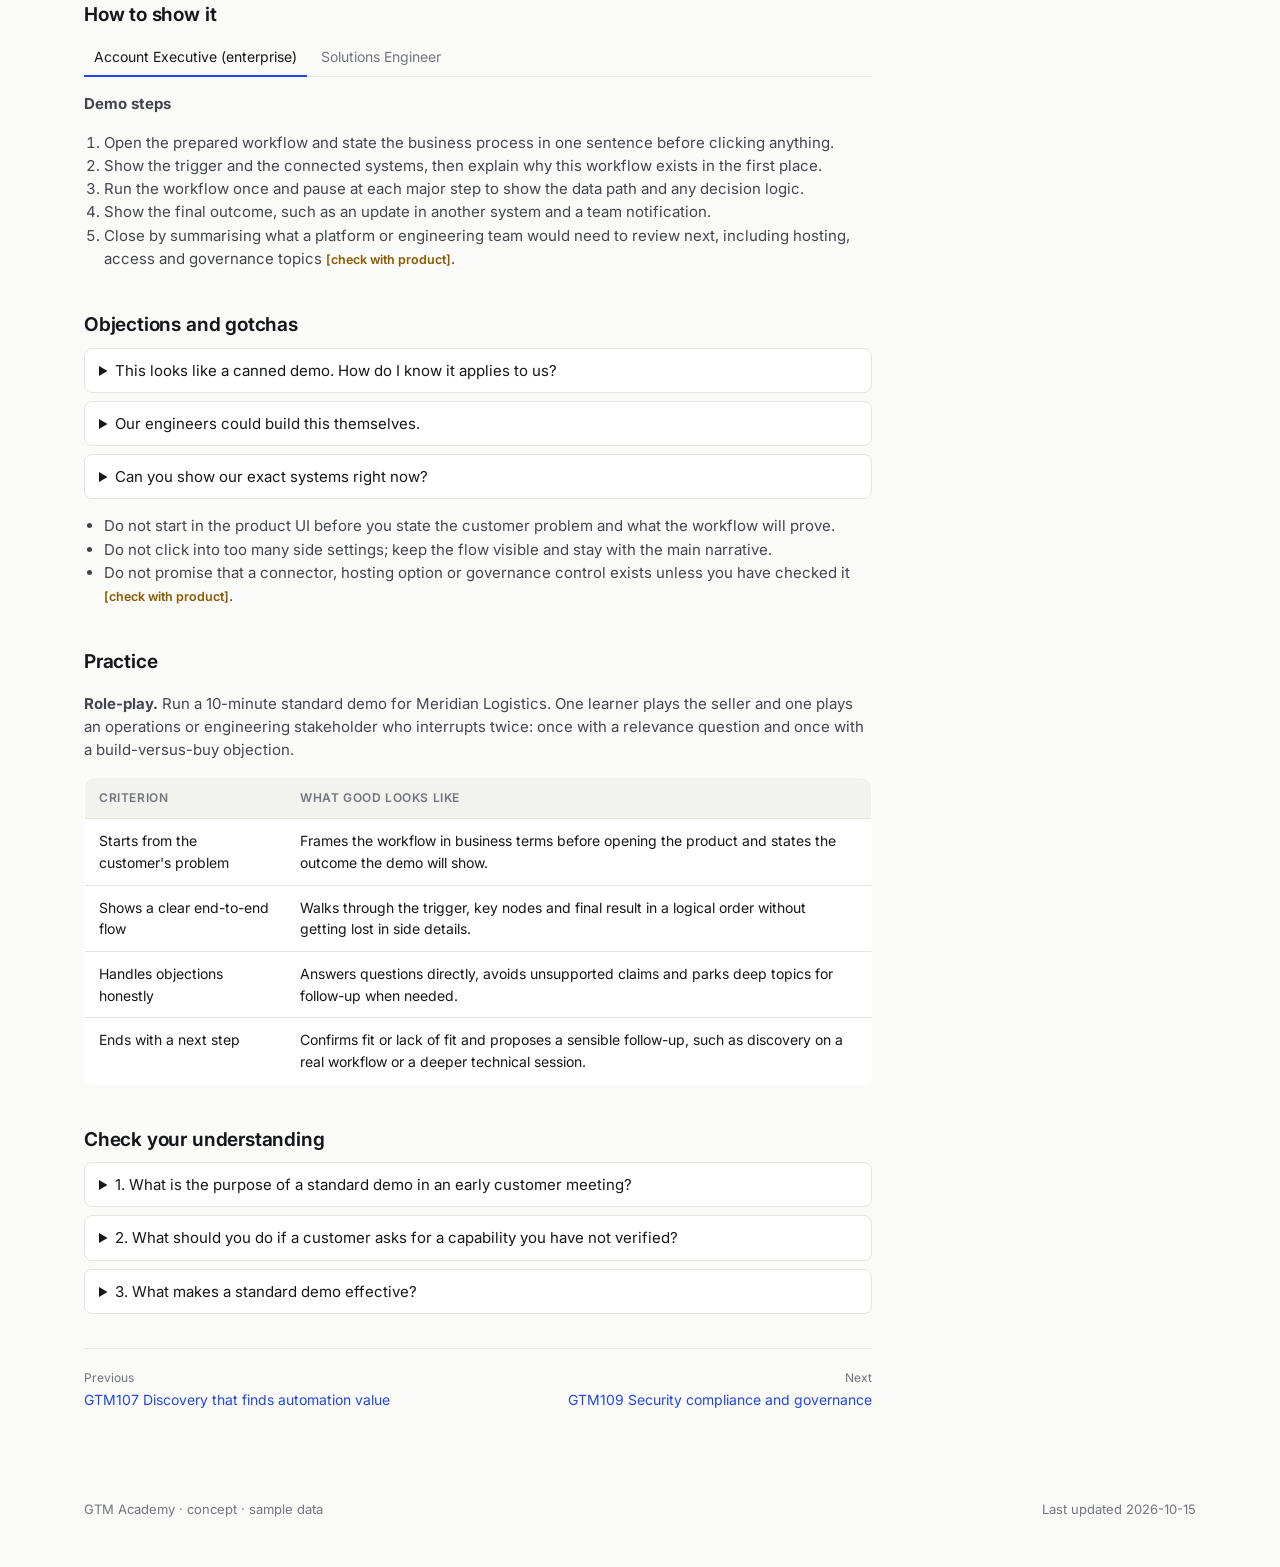
<file: courses/GTM108.html>
<!doctype html>
<html lang="en">
<head>
<meta charset="utf-8">
<meta name="viewport" content="width=device-width, initial-scale=1">
<title>The standard demo — GTM Academy (concept)</title>
<link rel="preconnect" href="https://fonts.googleapis.com">
<link href="https://fonts.googleapis.com/css2?family=Inter:wght@400;500;600;650;700&display=swap" rel="stylesheet">
<link rel="stylesheet" href="../templates/style.css?v=3">
</head>
<body>
<div class="readbar" id="readbar" aria-hidden="true"></div>
<a class="skip" href="#c-body">Skip to the course</a>
<div class="notice">Concept built by Simone Abbiati for the n8n Sales Enablement Manager application — sample data, not affiliated with n8n GmbH.</div>
<header class="top"><div class="wrap">
  <a class="brand" href="../"><span class="mark">GA</span>GTM Academy <span class="chip">Concept</span></a>
  <nav class="links" aria-label="Sections"><a href="../#start">Start</a><a href="../#catalog">Catalog</a><a href="../#paths">Learning paths</a><a href="../#certifications">Certifications</a></nav>
</div></header>
<main class="wrap">
  <div class="course-head">
    <div class="crumbs"><a href="../#catalog">Catalog</a> / <span id="c-path"></span></div>
    <p class="eyebrow" id="c-code"></p>
    <h1 id="c-title"></h1>
    <p class="lead" id="c-objective"></p>
    <div class="facts-row" id="c-facts"></div>
  </div>
  <div class="course">
    <article id="c-body"></article>
    <aside id="c-side"></aside>
  </div>
</main>
<footer><div class="wrap"><span>GTM Academy · concept · sample data</span><span id="c-updated"></span></div></footer>
<script id="course-data" type="application/json">{
 "id": "GTM108",
 "title": "The standard demo",
 "path": "Discovery and Demo Certification",
 "level": "Practitioner",
 "levelId": "L2",
 "minutes": 60,
 "roles": [
  "AE_MM",
  "AE_ENT",
  "SE"
 ],
 "competencies": [
  "Demo"
 ],
 "moments": [
  "Ramp (days 31-90)"
 ],
 "assessment": [
  "Certification"
 ],
 "status": "Example draft, for review",
 "updated": "2026-10-15",
 "objective": "Deliver a clear, repeatable n8n demo that starts from the customer's problem, shows one workflow end to end, and handles common questions honestly.",
 "who_its_for": "Account executives and solutions engineers who already know the basics of workflows and now need a repeatable customer demo. It assumes you can explain triggers, nodes and workflow logic; deep security review and custom proof work are out of scope.",
 "scenario": {
  "name": "Meridian Logistics",
  "problem": "A mid-market logistics company runs order updates, support requests and internal alerts across many SaaS tools. Teams copy data by hand between systems, engineering is overloaded, and leaders want one practical example before they agree to a deeper evaluation."
 },
 "prerequisites": [
  {
   "code": "N8N101",
   "title": "Essentials: Your First Workflows",
   "url": "https://learn.n8n.io/courses/course-v1:n8n+N8N101+2026H2/about"
  }
 ],
 "concept": "A standard demo is the default story you can tell in a first or second customer meeting. It is not a tour of every feature. It is one short workflow, built around a problem the customer already admits they have, with just enough detail to show how n8n works and where it fits. The goal is to make the customer think, \"this looks like our process,\" not to prove every edge case live.",
 "lessons": [
  {
   "title": "Frame the problem before the product",
   "minutes": 12,
   "summary": "Set up the demo with the customer's current process, the cost of manual work and the one outcome you will show."
  },
  {
   "title": "Walk the workflow end to end",
   "minutes": 16,
   "summary": "Show a simple trigger, a few nodes, the data moving through them and the business result at the end."
  },
  {
   "title": "Explain choices, limits and next steps",
   "minutes": 12,
   "summary": "Translate what the customer sees into how teams build, change and govern workflows, without over-claiming."
  },
  {
   "title": "Handle interruptions and objections live",
   "minutes": 10,
   "summary": "Answer common pushback, keep control of the flow and avoid getting trapped in side paths."
  },
  {
   "title": "Certification role-play",
   "minutes": 10,
   "summary": "Practise the standard demo with a peer who plays the customer and asks realistic questions."
  }
 ],
 "by_role": {
  "AE_MM": {
   "say": {
    "format": "Talk track",
    "text": "Let me show one process your team is doing by hand today: an order issue comes in, data is checked across systems, then the right people are notified. I will keep this to one workflow so you can judge whether n8n fits the way your team already works. If your main problem is not cross-system process work, this may not be the right demo to spend time on."
   }
  },
  "AE_ENT": {
   "say": {
    "format": "Talk track",
    "text": "I will show a simple workflow first, then explain what it means for control, review and maintainability. The point is not just that the process can be automated, but that your platform team can manage how these automations are built and changed over time [CHECK WITH PRODUCT]. If your evaluation is already at detailed security review stage, this standard demo should be followed by a deeper technical session."
   },
   "show": {
    "format": "Demo steps",
    "steps": [
     "Open the prepared workflow and state the business process in one sentence before clicking anything.",
     "Show the trigger and the connected systems, then explain why this workflow exists in the first place.",
     "Run the workflow once and pause at each major step to show the data path and any decision logic.",
     "Show the final outcome, such as an update in another system and a team notification.",
     "Close by summarising what a platform or engineering team would need to review next, including hosting, access and governance topics [CHECK WITH PRODUCT]."
    ]
   }
  },
  "SE": {
   "say": {
    "format": "Talk track",
    "text": "I narrate the workflow in the same order the data moves. I explain what is standard, what is configurable and where custom logic might be needed. If a customer asks about a limit or a connector I have not verified, I say I will check rather than guessing."
   },
   "show": {
    "format": "Demo steps",
    "steps": [
     "Start with a prepared workflow for Meridian Logistics that covers one operational process from trigger to action.",
     "Open the trigger node and explain what event starts the workflow and what sample data is coming in.",
     "Step through the key nodes, showing transformations, routing or decision points one by one.",
     "Execute the workflow and inspect the output so the customer can see what changed at each stage.",
     "Point out where a team could add code or another node if their process is more complex.",
     "End with the outcome in the destination system and a short recap of prerequisites, limits and likely next steps."
    ]
   }
  }
 },
 "objections": [
  {
   "q": "This looks like a canned demo. How do I know it applies to us?",
   "a": "That is fair. The purpose of the standard demo is to confirm the pattern fits your process. If it does, the next step is to map one of your real workflows in more detail."
  },
  {
   "q": "Our engineers could build this themselves.",
   "a": "They might. The question is how quickly they can deliver it, who changes it later and how visible that process is to the rest of the team."
  },
  {
   "q": "Can you show our exact systems right now?",
   "a": "Only if they are prepared and verified in advance. In a first demo, it is better to show a proven flow clearly than improvise and create confusion."
  }
 ],
 "gotchas": [
  "Do not start in the product UI before you state the customer problem and what the workflow will prove.",
  "Do not click into too many side settings; keep the flow visible and stay with the main narrative.",
  "Do not promise that a connector, hosting option or governance control exists unless you have checked it [CHECK WITH PRODUCT]."
 ],
 "practice": {
  "type": "Role-play",
  "brief": "Run a 10-minute standard demo for Meridian Logistics. One learner plays the seller and one plays an operations or engineering stakeholder who interrupts twice: once with a relevance question and once with a build-versus-buy objection.",
  "rubric": [
   {
    "criterion": "Starts from the customer's problem",
    "good": "Frames the workflow in business terms before opening the product and states the outcome the demo will show."
   },
   {
    "criterion": "Shows a clear end-to-end flow",
    "good": "Walks through the trigger, key nodes and final result in a logical order without getting lost in side details."
   },
   {
    "criterion": "Handles objections honestly",
    "good": "Answers questions directly, avoids unsupported claims and parks deep topics for follow-up when needed."
   },
   {
    "criterion": "Ends with a next step",
    "good": "Confirms fit or lack of fit and proposes a sensible follow-up, such as discovery on a real workflow or a deeper technical session."
   }
  ]
 },
 "check": [
  {
   "q": "What is the purpose of a standard demo in an early customer meeting?",
   "answer": "It shows one realistic workflow clearly enough for the customer to judge fit. It is meant to confirm a problem pattern, not to cover every feature or edge case."
  },
  {
   "q": "What should you do if a customer asks for a capability you have not verified?",
   "answer": "Say you will check and follow up. It is better to be accurate than to guess in a live demo."
  },
  {
   "q": "What makes a standard demo effective?",
   "answer": "It starts from the customer's problem, shows one end-to-end workflow, and ends with a clear next step based on what the customer cares about."
  }
 ]
}</script>
<script>
(function(){
  var C=JSON.parse(document.getElementById('course-data').textContent);
  var store={get:function(k,d){try{var v=localStorage.getItem(k);return v?JSON.parse(v):d}catch(e){return d}},set:function(k,v){try{localStorage.setItem(k,JSON.stringify(v))}catch(e){}}};
  var esc=function(t){return String(t==null?'':t).replace(/[&<>"]/g,function(c){return {'&':'&amp;','<':'&lt;','>':'&gt;','"':'&quot;'}[c]}).replace(/\[CHECK WITH PRODUCT\]/g,'<span class="check">[check with product]</span>')};
  var ROLE={AE_MM:'Account Executive (mid-market)',AE_ENT:'Account Executive (enterprise)',SE:'Solutions Engineer',CSM:'Customer Success Manager',PARTNER:'Partner / implementation consultant'};
  var $=function(s){return document.getElementById(s)};
  var pref=store.get('gtm-academy-role','');
  document.title=C.title+' — GTM Academy (concept)';
  $('c-path').textContent=C.path; $('c-code').textContent=C.id+' · '+C.level; $('c-title').textContent=C.title; $('c-objective').textContent=C.objective;
  $('c-facts').innerHTML=['<span><b>'+C.minutes+' min</b></span>','<span>'+C.lessons.length+' lessons</span>','<span>For: '+esc(C.roles.map(function(r){return ROLE[r]||r}).join(', '))+'</span>','<span>When: '+esc(C.moments.join(', '))+'</span>'].join('');
  var ul=function(a){return '<ul>'+a.map(function(x){return '<li>'+esc(x)+'</li>'}).join('')+'</ul>'};
  var S=[];
  var sec=function(id,title,html){if(!html)return '';S.push([id,title]);return '<section id="'+id+'"><h2>'+title+'</h2>'+html+'</section>'};
  var tabs=function(key){var roles=C.roles.filter(function(r){return C.by_role[r]&&C.by_role[r][key]});if(!roles.length)return '';
    var first=roles.indexOf(pref)>-1?pref:roles[0];
    return '<div class="tabs" role="tablist" data-k="'+key+'">'+roles.map(function(r){return '<button role="tab" aria-selected="'+(r===first)+'" data-r="'+r+'" class="'+(r===first?'on':'')+'">'+esc(ROLE[r]||r)+'</button>'}).join('')+'</div>'+
      roles.map(function(r){var b=C.by_role[r][key];return '<div class="pane" role="tabpanel" data-k="'+key+'" data-r="'+r+'"'+(r===first?'':' hidden')+'><p><b>'+esc(b.format)+'</b></p>'+(b.steps?'<ol>'+b.steps.map(function(s){return '<li>'+esc(s)+'</li>'}).join('')+'</ol>':'')+(b.text?'<p>'+esc(b.text)+'</p>':'')+'</div>'}).join('')};
  var h='';
  h+=sec('who','Who it is for','<p>'+esc(C.who_its_for)+'</p>');
  h+=sec('scenario','Business scenario','<p><b>'+esc(C.scenario.name)+'.</b> '+esc(C.scenario.problem)+'</p>');
  h+=sec('before','Before you start',(C.prerequisites.length?ul(C.prerequisites.map(function(p){return p.code+' '+p.title}))+'<p>'+C.prerequisites.map(function(p){return '<a href="'+p.url+'" target="_blank" rel="noopener">Open '+esc(p.code)+' on learn.n8n.io</a>'}).join(' · ')+'</p>':'<p>No prerequisite.</p>'));
  h+=sec('concept','The concept','<p>'+esc(C.concept)+'</p><h3>Lessons</h3><ol>'+C.lessons.map(function(l){return '<li><b>'+esc(l.title)+'</b> ('+l.minutes+' min). '+esc(l.summary)+'</li>'}).join('')+'</ol>');
  h+=sec('say','How to say it',tabs('say'));
  h+=sec('show','How to show it',tabs('show'));
  h+=sec('objections','Objections and gotchas',C.objections.map(function(o){return '<details class="q"><summary>'+esc(o.q)+'</summary><p>'+esc(o.a)+'</p></details>'}).join('')+(C.gotchas&&C.gotchas.length?ul(C.gotchas):''));
  h+=sec('practice','Practice','<p><b>'+esc(C.practice.type)+'.</b> '+esc(C.practice.brief)+'</p><table class="t"><thead><tr><th>Criterion</th><th>What good looks like</th></tr></thead><tbody>'+C.practice.rubric.map(function(r){return '<tr><td>'+esc(r.criterion)+'</td><td>'+esc(r.good)+'</td></tr>'}).join('')+'</tbody></table>');
  h+=sec('check','Check your understanding',C.check.map(function(q,i){return '<details class="q"><summary>'+(i+1)+'. '+esc(q.q)+'</summary><p>'+esc(q.answer)+'</p></details>'}).join(''));
  h+='<nav class="pager" id="pager" aria-label="Course navigation"></nav>';
  $('c-body').innerHTML=h;
  /* tabs */
  document.querySelectorAll('.tabs').forEach(function(t){t.querySelectorAll('button').forEach(function(b){b.onclick=function(){var k=t.dataset.k;
    t.querySelectorAll('button').forEach(function(x){x.classList.toggle('on',x===b);x.setAttribute('aria-selected',String(x===b))});
    document.querySelectorAll('.pane[data-k="'+k+'"]').forEach(function(p){p.hidden=p.dataset.r!==b.dataset.r})}})});
  /* side */
  var done=new Set(store.get('gtm-academy-done',[]));
  $('c-side').innerHTML='<div class="box"><button class="complete" id="complete"></button></div><div class="box toc"><h4>On this page</h4>'+S.map(function(s,i){return '<a href="#'+s[0]+'" data-s="'+s[0]+'">'+(i+1)+'. '+s[1]+'</a>'}).join('')+'</div><div class="box"><h4>Builds</h4>'+ul(C.competencies)+'</div><div class="box"><h4>Assessment</h4>'+ul(C.assessment)+'</div><div class="box"><h4>Status</h4><p style="margin:0;color:var(--soft)">'+esc(C.status)+'</p></div>';
  var btn=$('complete');
  var paint=function(){var d=done.has(C.id);btn.textContent=d?'Completed ✓ (undo)':'Mark as completed';btn.classList.toggle('done',d)};
  btn.onclick=function(){done.has(C.id)?done.delete(C.id):done.add(C.id);store.set('gtm-academy-done',Array.from(done));paint()};paint();
  /* scrollspy + read bar */
  var links=document.querySelectorAll('.toc a');
  var onScroll=function(){var y=window.scrollY+120,cur=S[0][0];S.forEach(function(s){var el=document.getElementById(s[0]);if(el&&el.offsetTop<=y)cur=s[0]});
    links.forEach(function(a){a.classList.toggle('on',a.dataset.s===cur)});
    var max=document.documentElement.scrollHeight-window.innerHeight;$('readbar').style.width=(max>0?Math.min(100,window.scrollY/max*100):0)+'%'};
  window.addEventListener('scroll',onScroll,{passive:true});onScroll();
  /* pager: read the live catalog */
  fetch('../index.html').then(function(r){return r.text()}).then(function(t){
    var m=t.match(/<script id="academy-data" type="application\/json">([\s\S]*?)<\/script>/);if(!m)return;
    var D=JSON.parse(m[1]),ids=D.courses.map(function(c){return c.id}),i=ids.indexOf(C.id),pages=new Set(D.pages||[]);
    var link=function(c,lab,al){if(!c)return '<span></span>';return pages.has(c.id)?'<a href="'+c.id+'.html" style="text-align:'+al+'"><span>'+lab+'</span>'+c.id+' '+esc(c.title)+'</a>':'<span style="text-align:'+al+'"><span>'+lab+'</span>'+c.id+' '+esc(c.title)+' (in progress)</span>'};
    $('pager').innerHTML=link(D.courses[i-1],'Previous','left')+link(D.courses[i+1],'Next','right');
  }).catch(function(){});
  $('c-updated').textContent='Last updated '+C.updated;
})();
</script>
</body>
</html>
</file>
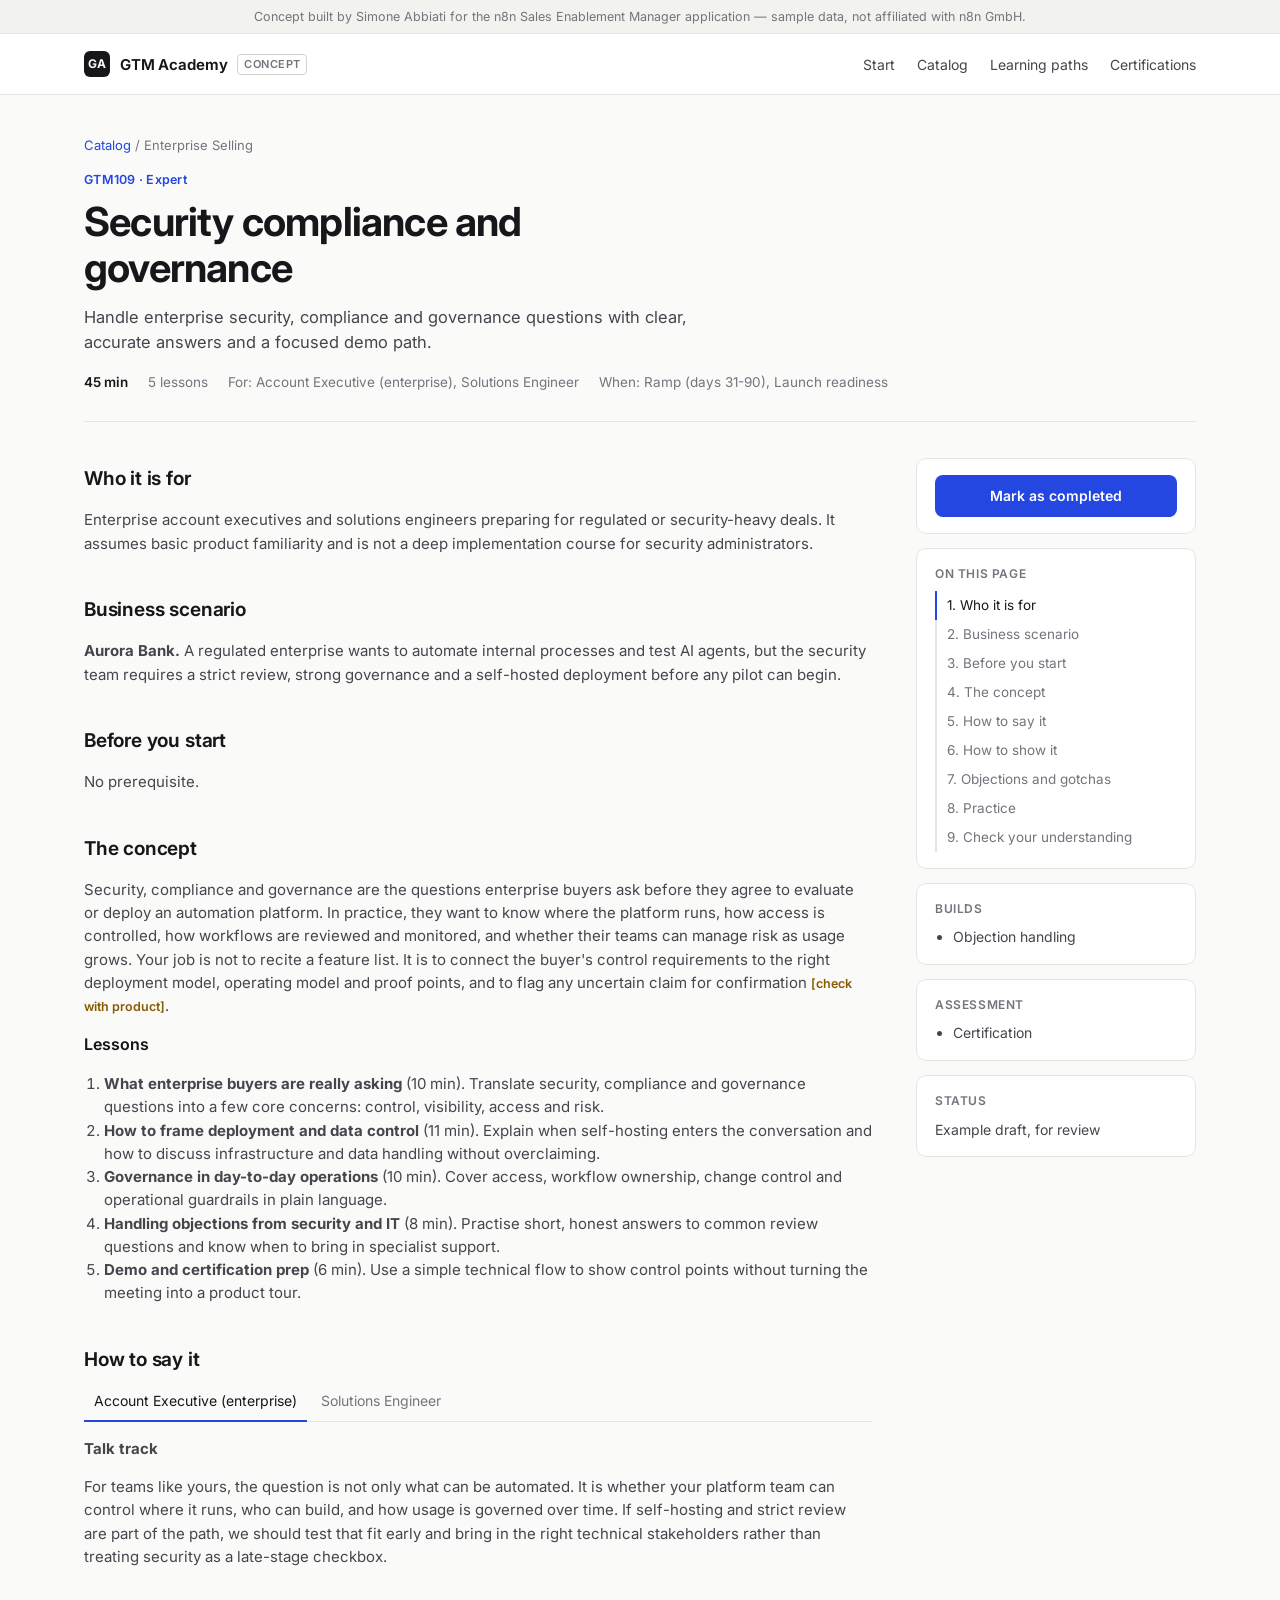
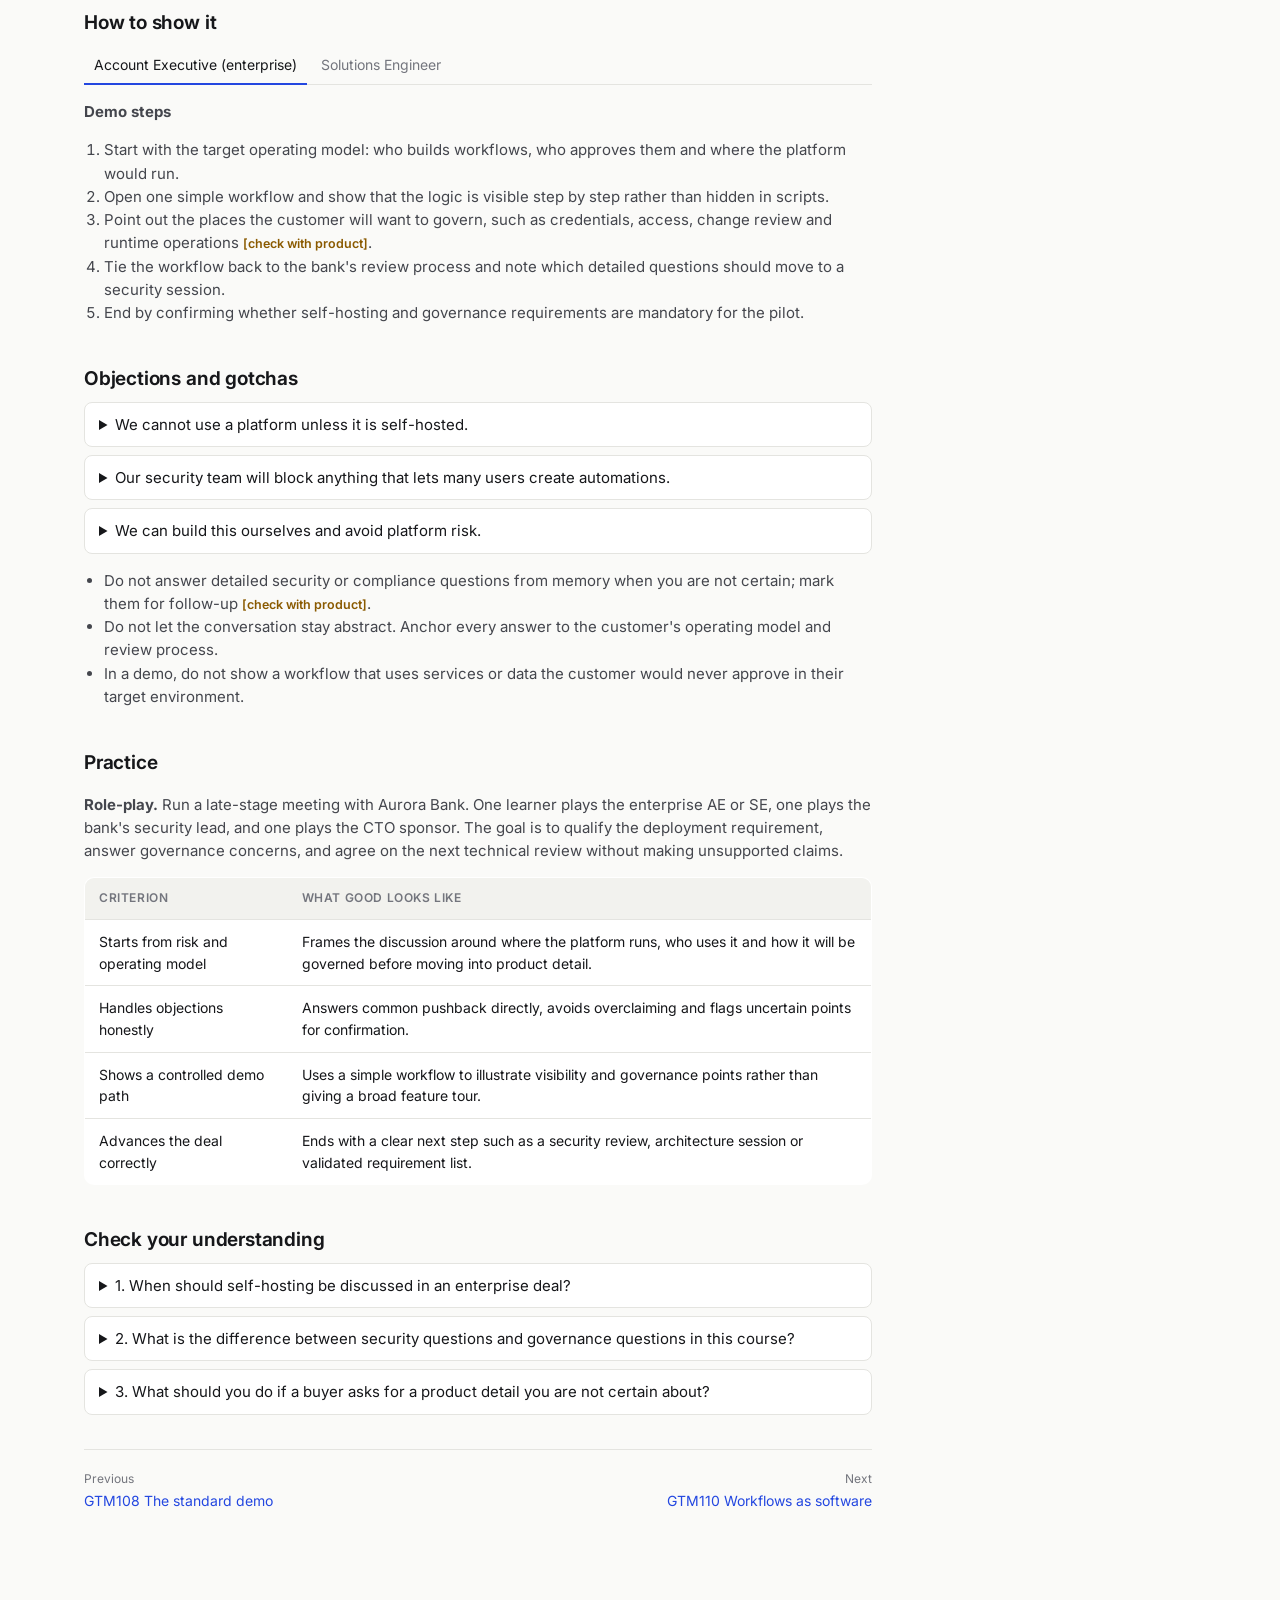
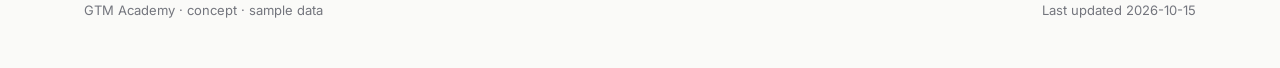
<file: courses/GTM109.html>
<!doctype html>
<html lang="en">
<head>
<meta charset="utf-8">
<meta name="viewport" content="width=device-width, initial-scale=1">
<title>Security compliance and governance — GTM Academy (concept)</title>
<link rel="preconnect" href="https://fonts.googleapis.com">
<link href="https://fonts.googleapis.com/css2?family=Inter:wght@400;500;600;650;700&display=swap" rel="stylesheet">
<link rel="stylesheet" href="../templates/style.css?v=3">
</head>
<body>
<div class="readbar" id="readbar" aria-hidden="true"></div>
<a class="skip" href="#c-body">Skip to the course</a>
<div class="notice">Concept built by Simone Abbiati for the n8n Sales Enablement Manager application — sample data, not affiliated with n8n GmbH.</div>
<header class="top"><div class="wrap">
  <a class="brand" href="../"><span class="mark">GA</span>GTM Academy <span class="chip">Concept</span></a>
  <nav class="links" aria-label="Sections"><a href="../#start">Start</a><a href="../#catalog">Catalog</a><a href="../#paths">Learning paths</a><a href="../#certifications">Certifications</a></nav>
</div></header>
<main class="wrap">
  <div class="course-head">
    <div class="crumbs"><a href="../#catalog">Catalog</a> / <span id="c-path"></span></div>
    <p class="eyebrow" id="c-code"></p>
    <h1 id="c-title"></h1>
    <p class="lead" id="c-objective"></p>
    <div class="facts-row" id="c-facts"></div>
  </div>
  <div class="course">
    <article id="c-body"></article>
    <aside id="c-side"></aside>
  </div>
</main>
<footer><div class="wrap"><span>GTM Academy · concept · sample data</span><span id="c-updated"></span></div></footer>
<script id="course-data" type="application/json">{
 "id": "GTM109",
 "title": "Security compliance and governance",
 "path": "Enterprise Selling",
 "level": "Expert",
 "levelId": "L3",
 "minutes": 45,
 "roles": [
  "AE_ENT",
  "SE"
 ],
 "competencies": [
  "Objection handling"
 ],
 "moments": [
  "Ramp (days 31-90)",
  "Launch readiness"
 ],
 "assessment": [
  "Certification"
 ],
 "status": "Example draft, for review",
 "updated": "2026-10-15",
 "objective": "Handle enterprise security, compliance and governance questions with clear, accurate answers and a focused demo path.",
 "who_its_for": "Enterprise account executives and solutions engineers preparing for regulated or security-heavy deals. It assumes basic product familiarity and is not a deep implementation course for security administrators.",
 "scenario": {
  "name": "Aurora Bank",
  "problem": "A regulated enterprise wants to automate internal processes and test AI agents, but the security team requires a strict review, strong governance and a self-hosted deployment before any pilot can begin."
 },
 "prerequisites": [],
 "concept": "Security, compliance and governance are the questions enterprise buyers ask before they agree to evaluate or deploy an automation platform. In practice, they want to know where the platform runs, how access is controlled, how workflows are reviewed and monitored, and whether their teams can manage risk as usage grows. Your job is not to recite a feature list. It is to connect the buyer's control requirements to the right deployment model, operating model and proof points, and to flag any uncertain claim for confirmation [CHECK WITH PRODUCT].",
 "lessons": [
  {
   "title": "What enterprise buyers are really asking",
   "minutes": 10,
   "summary": "Translate security, compliance and governance questions into a few core concerns: control, visibility, access and risk."
  },
  {
   "title": "How to frame deployment and data control",
   "minutes": 11,
   "summary": "Explain when self-hosting enters the conversation and how to discuss infrastructure and data handling without overclaiming."
  },
  {
   "title": "Governance in day-to-day operations",
   "minutes": 10,
   "summary": "Cover access, workflow ownership, change control and operational guardrails in plain language."
  },
  {
   "title": "Handling objections from security and IT",
   "minutes": 8,
   "summary": "Practise short, honest answers to common review questions and know when to bring in specialist support."
  },
  {
   "title": "Demo and certification prep",
   "minutes": 6,
   "summary": "Use a simple technical flow to show control points without turning the meeting into a product tour."
  }
 ],
 "by_role": {
  "AE_ENT": {
   "say": {
    "format": "Talk track",
    "text": "For teams like yours, the question is not only what can be automated. It is whether your platform team can control where it runs, who can build, and how usage is governed over time. If self-hosting and strict review are part of the path, we should test that fit early and bring in the right technical stakeholders rather than treating security as a late-stage checkbox."
   },
   "show": {
    "format": "Demo steps",
    "steps": [
     "Start with the target operating model: who builds workflows, who approves them and where the platform would run.",
     "Open one simple workflow and show that the logic is visible step by step rather than hidden in scripts.",
     "Point out the places the customer will want to govern, such as credentials, access, change review and runtime operations [CHECK WITH PRODUCT].",
     "Tie the workflow back to the bank's review process and note which detailed questions should move to a security session.",
     "End by confirming whether self-hosting and governance requirements are mandatory for the pilot."
    ]
   }
  },
  "SE": {
   "say": {
    "format": "Talk track",
    "text": "Security reviews usually need a clear map of deployment, access, secrets handling, workflow visibility and operational ownership. I keep the discussion concrete: what runs where, what the customer team controls, what must be configured well, and which answers need product or security validation [CHECK WITH PRODUCT]."
   },
   "show": {
    "format": "Demo steps",
    "steps": [
     "Use a prebuilt workflow with a simple trigger, one system action and one approval or notification step.",
     "Show the workflow structure so the evaluator can see what happens at each step and where credentials are used.",
     "Explain the deployment context for the demo and whether the customer's target state is cloud or self-hosted [CHECK WITH PRODUCT].",
     "Call out governance points such as role boundaries, workflow ownership, review process and monitoring approach [CHECK WITH PRODUCT].",
     "Pause on any question that needs exact product confirmation and note the follow-up action instead of guessing."
    ]
   }
  }
 },
 "objections": [
  {
   "q": "We cannot use a platform unless it is self-hosted.",
   "a": "Treat that as a qualification point, not a debate. Confirm the deployment requirement early and align the next conversation to self-hosted architecture and review criteria [CHECK WITH PRODUCT]."
  },
  {
   "q": "Our security team will block anything that lets many users create automations.",
   "a": "That is usually a governance question, not an automatic no. Discuss who would build, who would approve, and what controls the customer expects around access, review and operations."
  },
  {
   "q": "We can build this ourselves and avoid platform risk.",
   "a": "You can acknowledge that option. Then compare the ongoing burden of visibility, maintenance, change management and team-wide governance, not just the first build."
  }
 ],
 "gotchas": [
  "Do not answer detailed security or compliance questions from memory when you are not certain; mark them for follow-up [CHECK WITH PRODUCT].",
  "Do not let the conversation stay abstract. Anchor every answer to the customer's operating model and review process.",
  "In a demo, do not show a workflow that uses services or data the customer would never approve in their target environment."
 ],
 "practice": {
  "type": "Role-play",
  "brief": "Run a late-stage meeting with Aurora Bank. One learner plays the enterprise AE or SE, one plays the bank's security lead, and one plays the CTO sponsor. The goal is to qualify the deployment requirement, answer governance concerns, and agree on the next technical review without making unsupported claims.",
  "rubric": [
   {
    "criterion": "Starts from risk and operating model",
    "good": "Frames the discussion around where the platform runs, who uses it and how it will be governed before moving into product detail."
   },
   {
    "criterion": "Handles objections honestly",
    "good": "Answers common pushback directly, avoids overclaiming and flags uncertain points for confirmation."
   },
   {
    "criterion": "Shows a controlled demo path",
    "good": "Uses a simple workflow to illustrate visibility and governance points rather than giving a broad feature tour."
   },
   {
    "criterion": "Advances the deal correctly",
    "good": "Ends with a clear next step such as a security review, architecture session or validated requirement list."
   }
  ]
 },
 "check": [
  {
   "q": "When should self-hosting be discussed in an enterprise deal?",
   "answer": "As early as possible if it is a hard requirement. It changes qualification, technical review and the stakeholders who need to be involved."
  },
  {
   "q": "What is the difference between security questions and governance questions in this course?",
   "answer": "Security questions focus on risk, control and protection. Governance questions focus on who can build, approve, change and operate workflows over time."
  },
  {
   "q": "What should you do if a buyer asks for a product detail you are not certain about?",
   "answer": "Do not guess. State the likely direction carefully if appropriate, mark it for confirmation and bring in the right product or security resource [CHECK WITH PRODUCT]."
  }
 ]
}</script>
<script>
(function(){
  var C=JSON.parse(document.getElementById('course-data').textContent);
  var store={get:function(k,d){try{var v=localStorage.getItem(k);return v?JSON.parse(v):d}catch(e){return d}},set:function(k,v){try{localStorage.setItem(k,JSON.stringify(v))}catch(e){}}};
  var esc=function(t){return String(t==null?'':t).replace(/[&<>"]/g,function(c){return {'&':'&amp;','<':'&lt;','>':'&gt;','"':'&quot;'}[c]}).replace(/\[CHECK WITH PRODUCT\]/g,'<span class="check">[check with product]</span>')};
  var ROLE={AE_MM:'Account Executive (mid-market)',AE_ENT:'Account Executive (enterprise)',SE:'Solutions Engineer',CSM:'Customer Success Manager',PARTNER:'Partner / implementation consultant'};
  var $=function(s){return document.getElementById(s)};
  var pref=store.get('gtm-academy-role','');
  document.title=C.title+' — GTM Academy (concept)';
  $('c-path').textContent=C.path; $('c-code').textContent=C.id+' · '+C.level; $('c-title').textContent=C.title; $('c-objective').textContent=C.objective;
  $('c-facts').innerHTML=['<span><b>'+C.minutes+' min</b></span>','<span>'+C.lessons.length+' lessons</span>','<span>For: '+esc(C.roles.map(function(r){return ROLE[r]||r}).join(', '))+'</span>','<span>When: '+esc(C.moments.join(', '))+'</span>'].join('');
  var ul=function(a){return '<ul>'+a.map(function(x){return '<li>'+esc(x)+'</li>'}).join('')+'</ul>'};
  var S=[];
  var sec=function(id,title,html){if(!html)return '';S.push([id,title]);return '<section id="'+id+'"><h2>'+title+'</h2>'+html+'</section>'};
  var tabs=function(key){var roles=C.roles.filter(function(r){return C.by_role[r]&&C.by_role[r][key]});if(!roles.length)return '';
    var first=roles.indexOf(pref)>-1?pref:roles[0];
    return '<div class="tabs" role="tablist" data-k="'+key+'">'+roles.map(function(r){return '<button role="tab" aria-selected="'+(r===first)+'" data-r="'+r+'" class="'+(r===first?'on':'')+'">'+esc(ROLE[r]||r)+'</button>'}).join('')+'</div>'+
      roles.map(function(r){var b=C.by_role[r][key];return '<div class="pane" role="tabpanel" data-k="'+key+'" data-r="'+r+'"'+(r===first?'':' hidden')+'><p><b>'+esc(b.format)+'</b></p>'+(b.steps?'<ol>'+b.steps.map(function(s){return '<li>'+esc(s)+'</li>'}).join('')+'</ol>':'')+(b.text?'<p>'+esc(b.text)+'</p>':'')+'</div>'}).join('')};
  var h='';
  h+=sec('who','Who it is for','<p>'+esc(C.who_its_for)+'</p>');
  h+=sec('scenario','Business scenario','<p><b>'+esc(C.scenario.name)+'.</b> '+esc(C.scenario.problem)+'</p>');
  h+=sec('before','Before you start',(C.prerequisites.length?ul(C.prerequisites.map(function(p){return p.code+' '+p.title}))+'<p>'+C.prerequisites.map(function(p){return '<a href="'+p.url+'" target="_blank" rel="noopener">Open '+esc(p.code)+' on learn.n8n.io</a>'}).join(' · ')+'</p>':'<p>No prerequisite.</p>'));
  h+=sec('concept','The concept','<p>'+esc(C.concept)+'</p><h3>Lessons</h3><ol>'+C.lessons.map(function(l){return '<li><b>'+esc(l.title)+'</b> ('+l.minutes+' min). '+esc(l.summary)+'</li>'}).join('')+'</ol>');
  h+=sec('say','How to say it',tabs('say'));
  h+=sec('show','How to show it',tabs('show'));
  h+=sec('objections','Objections and gotchas',C.objections.map(function(o){return '<details class="q"><summary>'+esc(o.q)+'</summary><p>'+esc(o.a)+'</p></details>'}).join('')+(C.gotchas&&C.gotchas.length?ul(C.gotchas):''));
  h+=sec('practice','Practice','<p><b>'+esc(C.practice.type)+'.</b> '+esc(C.practice.brief)+'</p><table class="t"><thead><tr><th>Criterion</th><th>What good looks like</th></tr></thead><tbody>'+C.practice.rubric.map(function(r){return '<tr><td>'+esc(r.criterion)+'</td><td>'+esc(r.good)+'</td></tr>'}).join('')+'</tbody></table>');
  h+=sec('check','Check your understanding',C.check.map(function(q,i){return '<details class="q"><summary>'+(i+1)+'. '+esc(q.q)+'</summary><p>'+esc(q.answer)+'</p></details>'}).join(''));
  h+='<nav class="pager" id="pager" aria-label="Course navigation"></nav>';
  $('c-body').innerHTML=h;
  /* tabs */
  document.querySelectorAll('.tabs').forEach(function(t){t.querySelectorAll('button').forEach(function(b){b.onclick=function(){var k=t.dataset.k;
    t.querySelectorAll('button').forEach(function(x){x.classList.toggle('on',x===b);x.setAttribute('aria-selected',String(x===b))});
    document.querySelectorAll('.pane[data-k="'+k+'"]').forEach(function(p){p.hidden=p.dataset.r!==b.dataset.r})}})});
  /* side */
  var done=new Set(store.get('gtm-academy-done',[]));
  $('c-side').innerHTML='<div class="box"><button class="complete" id="complete"></button></div><div class="box toc"><h4>On this page</h4>'+S.map(function(s,i){return '<a href="#'+s[0]+'" data-s="'+s[0]+'">'+(i+1)+'. '+s[1]+'</a>'}).join('')+'</div><div class="box"><h4>Builds</h4>'+ul(C.competencies)+'</div><div class="box"><h4>Assessment</h4>'+ul(C.assessment)+'</div><div class="box"><h4>Status</h4><p style="margin:0;color:var(--soft)">'+esc(C.status)+'</p></div>';
  var btn=$('complete');
  var paint=function(){var d=done.has(C.id);btn.textContent=d?'Completed ✓ (undo)':'Mark as completed';btn.classList.toggle('done',d)};
  btn.onclick=function(){done.has(C.id)?done.delete(C.id):done.add(C.id);store.set('gtm-academy-done',Array.from(done));paint()};paint();
  /* scrollspy + read bar */
  var links=document.querySelectorAll('.toc a');
  var onScroll=function(){var y=window.scrollY+120,cur=S[0][0];S.forEach(function(s){var el=document.getElementById(s[0]);if(el&&el.offsetTop<=y)cur=s[0]});
    links.forEach(function(a){a.classList.toggle('on',a.dataset.s===cur)});
    var max=document.documentElement.scrollHeight-window.innerHeight;$('readbar').style.width=(max>0?Math.min(100,window.scrollY/max*100):0)+'%'};
  window.addEventListener('scroll',onScroll,{passive:true});onScroll();
  /* pager: read the live catalog */
  fetch('../index.html').then(function(r){return r.text()}).then(function(t){
    var m=t.match(/<script id="academy-data" type="application\/json">([\s\S]*?)<\/script>/);if(!m)return;
    var D=JSON.parse(m[1]),ids=D.courses.map(function(c){return c.id}),i=ids.indexOf(C.id),pages=new Set(D.pages||[]);
    var link=function(c,lab,al){if(!c)return '<span></span>';return pages.has(c.id)?'<a href="'+c.id+'.html" style="text-align:'+al+'"><span>'+lab+'</span>'+c.id+' '+esc(c.title)+'</a>':'<span style="text-align:'+al+'"><span>'+lab+'</span>'+c.id+' '+esc(c.title)+' (in progress)</span>'};
    $('pager').innerHTML=link(D.courses[i-1],'Previous','left')+link(D.courses[i+1],'Next','right');
  }).catch(function(){});
  $('c-updated').textContent='Last updated '+C.updated;
})();
</script>
</body>
</html>
</file>
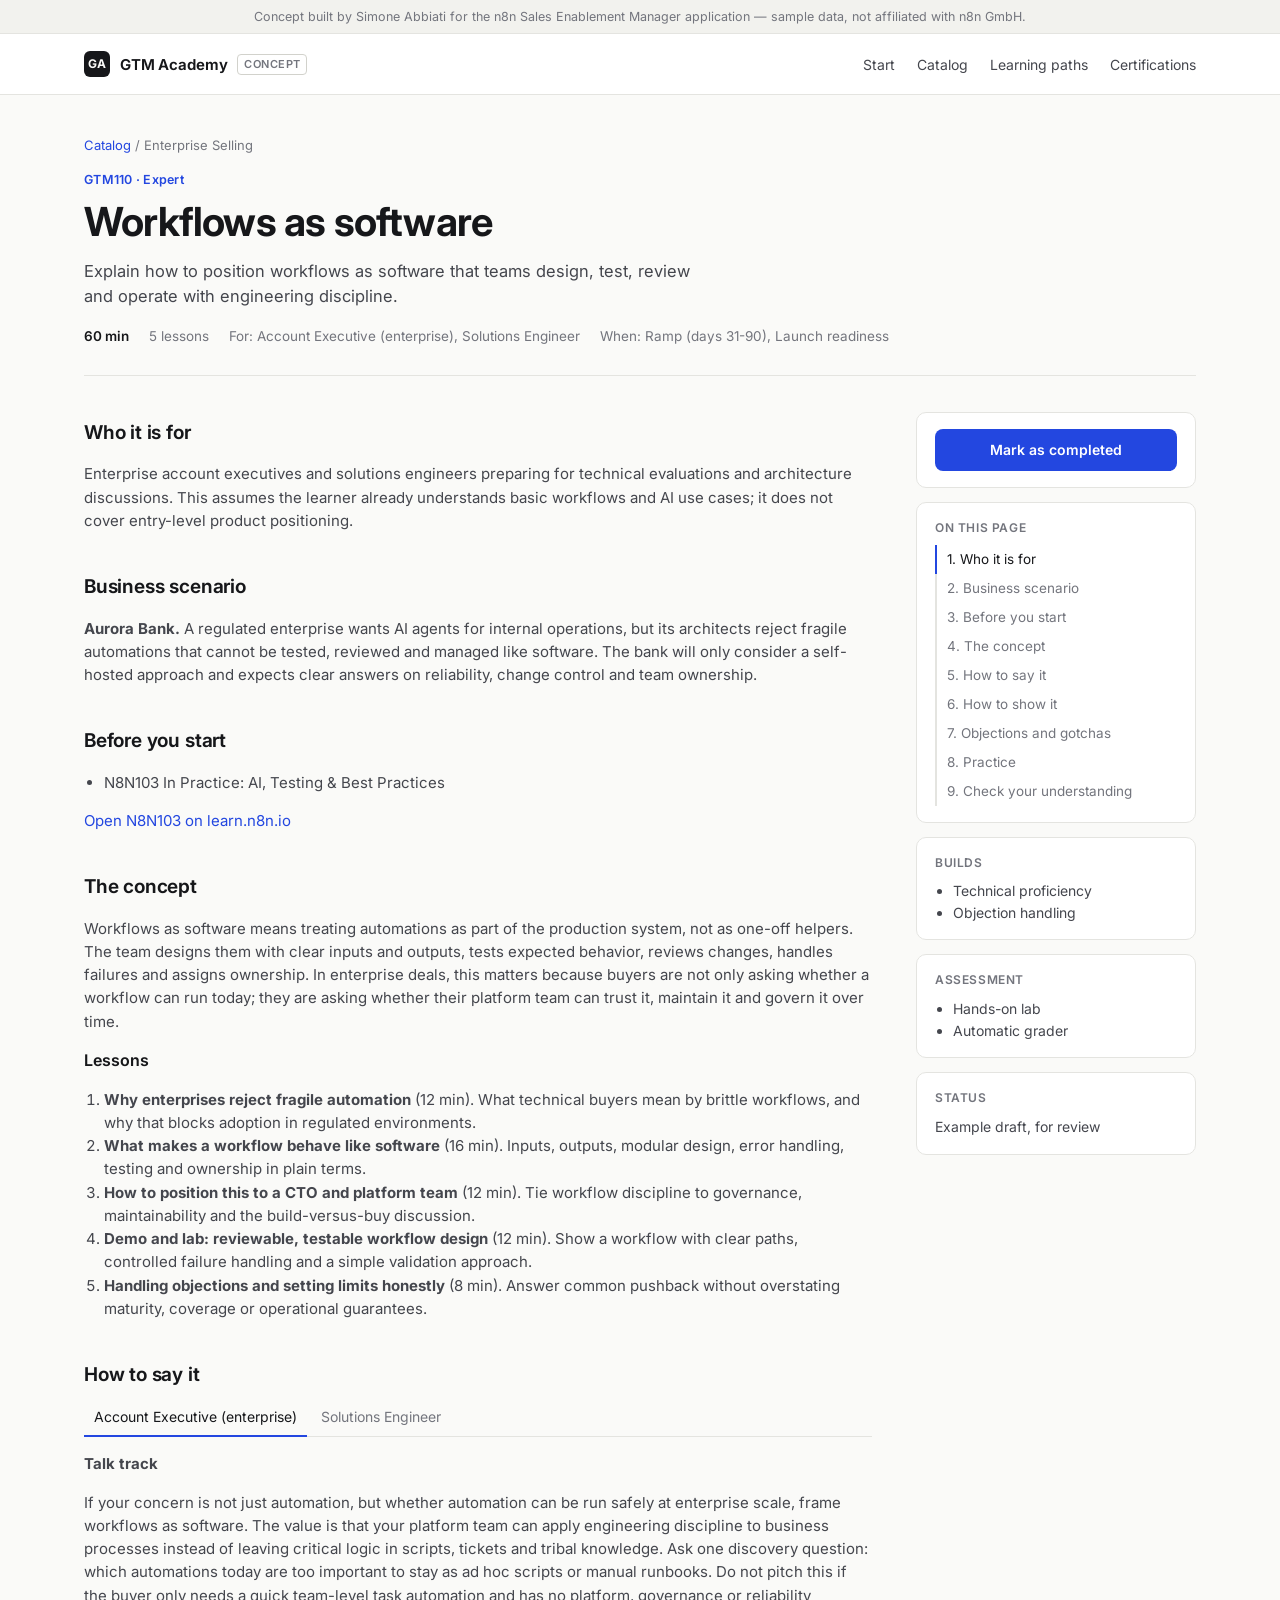
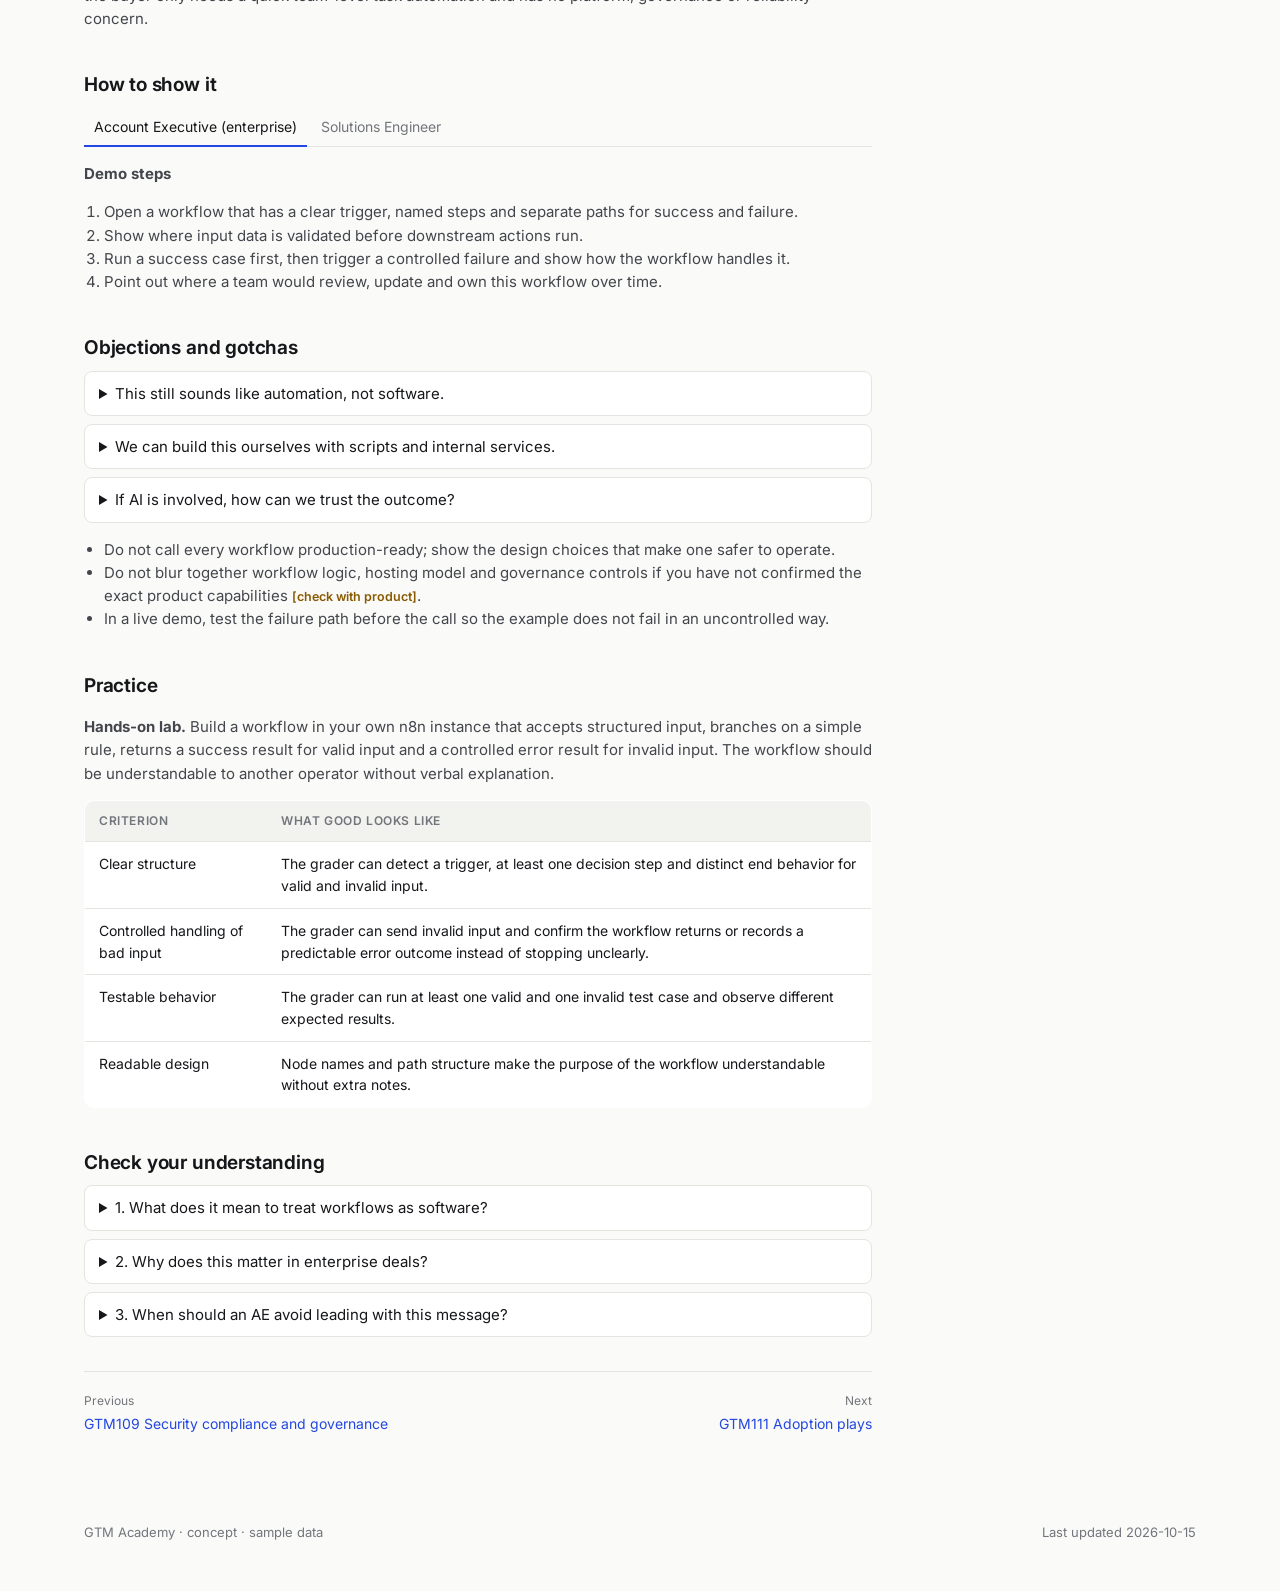
<file: courses/GTM110.html>
<!doctype html>
<html lang="en">
<head>
<meta charset="utf-8">
<meta name="viewport" content="width=device-width, initial-scale=1">
<title>Workflows as software — GTM Academy (concept)</title>
<link rel="preconnect" href="https://fonts.googleapis.com">
<link href="https://fonts.googleapis.com/css2?family=Inter:wght@400;500;600;650;700&display=swap" rel="stylesheet">
<link rel="stylesheet" href="../templates/style.css?v=3">
</head>
<body>
<div class="readbar" id="readbar" aria-hidden="true"></div>
<a class="skip" href="#c-body">Skip to the course</a>
<div class="notice">Concept built by Simone Abbiati for the n8n Sales Enablement Manager application — sample data, not affiliated with n8n GmbH.</div>
<header class="top"><div class="wrap">
  <a class="brand" href="../"><span class="mark">GA</span>GTM Academy <span class="chip">Concept</span></a>
  <nav class="links" aria-label="Sections"><a href="../#start">Start</a><a href="../#catalog">Catalog</a><a href="../#paths">Learning paths</a><a href="../#certifications">Certifications</a></nav>
</div></header>
<main class="wrap">
  <div class="course-head">
    <div class="crumbs"><a href="../#catalog">Catalog</a> / <span id="c-path"></span></div>
    <p class="eyebrow" id="c-code"></p>
    <h1 id="c-title"></h1>
    <p class="lead" id="c-objective"></p>
    <div class="facts-row" id="c-facts"></div>
  </div>
  <div class="course">
    <article id="c-body"></article>
    <aside id="c-side"></aside>
  </div>
</main>
<footer><div class="wrap"><span>GTM Academy · concept · sample data</span><span id="c-updated"></span></div></footer>
<script id="course-data" type="application/json">{
 "id": "GTM110",
 "title": "Workflows as software",
 "path": "Enterprise Selling",
 "level": "Expert",
 "levelId": "L3",
 "minutes": 60,
 "roles": [
  "AE_ENT",
  "SE"
 ],
 "competencies": [
  "Technical proficiency",
  "Objection handling"
 ],
 "moments": [
  "Ramp (days 31-90)",
  "Launch readiness"
 ],
 "assessment": [
  "Hands-on lab",
  "Automatic grader"
 ],
 "status": "Example draft, for review",
 "updated": "2026-10-15",
 "objective": "Explain how to position workflows as software that teams design, test, review and operate with engineering discipline.",
 "who_its_for": "Enterprise account executives and solutions engineers preparing for technical evaluations and architecture discussions. This assumes the learner already understands basic workflows and AI use cases; it does not cover entry-level product positioning.",
 "scenario": {
  "name": "Aurora Bank",
  "problem": "A regulated enterprise wants AI agents for internal operations, but its architects reject fragile automations that cannot be tested, reviewed and managed like software. The bank will only consider a self-hosted approach and expects clear answers on reliability, change control and team ownership."
 },
 "prerequisites": [
  {
   "code": "N8N103",
   "title": "In Practice: AI, Testing & Best Practices",
   "url": "https://learn.n8n.io/courses/course-v1:n8n+N8N103+2026H2/about"
  }
 ],
 "concept": "Workflows as software means treating automations as part of the production system, not as one-off helpers. The team designs them with clear inputs and outputs, tests expected behavior, reviews changes, handles failures and assigns ownership. In enterprise deals, this matters because buyers are not only asking whether a workflow can run today; they are asking whether their platform team can trust it, maintain it and govern it over time.",
 "lessons": [
  {
   "title": "Why enterprises reject fragile automation",
   "minutes": 12,
   "summary": "What technical buyers mean by brittle workflows, and why that blocks adoption in regulated environments."
  },
  {
   "title": "What makes a workflow behave like software",
   "minutes": 16,
   "summary": "Inputs, outputs, modular design, error handling, testing and ownership in plain terms."
  },
  {
   "title": "How to position this to a CTO and platform team",
   "minutes": 12,
   "summary": "Tie workflow discipline to governance, maintainability and the build-versus-buy discussion."
  },
  {
   "title": "Demo and lab: reviewable, testable workflow design",
   "minutes": 12,
   "summary": "Show a workflow with clear paths, controlled failure handling and a simple validation approach."
  },
  {
   "title": "Handling objections and setting limits honestly",
   "minutes": 8,
   "summary": "Answer common pushback without overstating maturity, coverage or operational guarantees."
  }
 ],
 "by_role": {
  "AE_ENT": {
   "say": {
    "format": "Talk track",
    "text": "If your concern is not just automation, but whether automation can be run safely at enterprise scale, frame workflows as software. The value is that your platform team can apply engineering discipline to business processes instead of leaving critical logic in scripts, tickets and tribal knowledge. Ask one discovery question: which automations today are too important to stay as ad hoc scripts or manual runbooks. Do not pitch this if the buyer only needs a quick team-level task automation and has no platform, governance or reliability concern."
   },
   "show": {
    "format": "Demo steps",
    "steps": [
     "Open a workflow that has a clear trigger, named steps and separate paths for success and failure.",
     "Show where input data is validated before downstream actions run.",
     "Run a success case first, then trigger a controlled failure and show how the workflow handles it.",
     "Point out where a team would review, update and own this workflow over time."
    ]
   }
  },
  "SE": {
   "say": {
    "format": "Talk track",
    "text": "Position the workflow as an operational system with defined behavior, not as a canvas full of nodes. Explain the prerequisites, such as agreed inputs, access to the required systems and a plan for testing and ownership. Be clear on limits: a workflow still needs sound design, and enterprise readiness depends on the surrounding operating model too [CHECK WITH PRODUCT]."
   },
   "show": {
    "format": "Demo steps",
    "steps": [
     "Import or open an example workflow for an internal approval or triage process.",
     "Walk through the trigger, data mapping and each decision point so the evaluator can see the logic.",
     "Show one test run with valid input and confirm the expected output.",
     "Show a second run with missing or bad input and explain the error path or fallback behavior.",
     "Finish by showing how the workflow could be updated in a controlled way without rewriting the whole process."
    ]
   }
  }
 },
 "objections": [
  {
   "q": "This still sounds like automation, not software.",
   "a": "Agree that a workflow is not the same thing as a full application. The point is that important automations can still be designed, tested and managed with software-like discipline instead of being treated as disposable tasks."
  },
  {
   "q": "We can build this ourselves with scripts and internal services.",
   "a": "You may be able to. The decision usually comes down to visibility, speed of change, shared ownership and how much custom engineering capacity you want tied up in process orchestration."
  },
  {
   "q": "If AI is involved, how can we trust the outcome?",
   "a": "Separate deterministic workflow steps from model-driven steps, and show where validation or human review belongs. Do not present AI outputs as guaranteed facts."
  }
 ],
 "gotchas": [
  "Do not call every workflow production-ready; show the design choices that make one safer to operate.",
  "Do not blur together workflow logic, hosting model and governance controls if you have not confirmed the exact product capabilities [CHECK WITH PRODUCT].",
  "In a live demo, test the failure path before the call so the example does not fail in an uncontrolled way."
 ],
 "practice": {
  "type": "Hands-on lab",
  "brief": "Build a workflow in your own n8n instance that accepts structured input, branches on a simple rule, returns a success result for valid input and a controlled error result for invalid input. The workflow should be understandable to another operator without verbal explanation.",
  "rubric": [
   {
    "criterion": "Clear structure",
    "good": "The grader can detect a trigger, at least one decision step and distinct end behavior for valid and invalid input."
   },
   {
    "criterion": "Controlled handling of bad input",
    "good": "The grader can send invalid input and confirm the workflow returns or records a predictable error outcome instead of stopping unclearly."
   },
   {
    "criterion": "Testable behavior",
    "good": "The grader can run at least one valid and one invalid test case and observe different expected results."
   },
   {
    "criterion": "Readable design",
    "good": "Node names and path structure make the purpose of the workflow understandable without extra notes."
   }
  ]
 },
 "check": [
  {
   "q": "What does it mean to treat workflows as software?",
   "answer": "It means designing and operating important automations with defined behavior, testing, change review and clear ownership instead of treating them as throwaway helpers."
  },
  {
   "q": "Why does this matter in enterprise deals?",
   "answer": "Enterprise buyers care about maintainability, governance and operational risk. They need to know a workflow can be trusted and managed over time, not just built once."
  },
  {
   "q": "When should an AE avoid leading with this message?",
   "answer": "Avoid it when the buyer only has a small, isolated automation need and is not concerned with platform standards, governance or long-term operational ownership."
  }
 ]
}</script>
<script>
(function(){
  var C=JSON.parse(document.getElementById('course-data').textContent);
  var store={get:function(k,d){try{var v=localStorage.getItem(k);return v?JSON.parse(v):d}catch(e){return d}},set:function(k,v){try{localStorage.setItem(k,JSON.stringify(v))}catch(e){}}};
  var esc=function(t){return String(t==null?'':t).replace(/[&<>"]/g,function(c){return {'&':'&amp;','<':'&lt;','>':'&gt;','"':'&quot;'}[c]}).replace(/\[CHECK WITH PRODUCT\]/g,'<span class="check">[check with product]</span>')};
  var ROLE={AE_MM:'Account Executive (mid-market)',AE_ENT:'Account Executive (enterprise)',SE:'Solutions Engineer',CSM:'Customer Success Manager',PARTNER:'Partner / implementation consultant'};
  var $=function(s){return document.getElementById(s)};
  var pref=store.get('gtm-academy-role','');
  document.title=C.title+' — GTM Academy (concept)';
  $('c-path').textContent=C.path; $('c-code').textContent=C.id+' · '+C.level; $('c-title').textContent=C.title; $('c-objective').textContent=C.objective;
  $('c-facts').innerHTML=['<span><b>'+C.minutes+' min</b></span>','<span>'+C.lessons.length+' lessons</span>','<span>For: '+esc(C.roles.map(function(r){return ROLE[r]||r}).join(', '))+'</span>','<span>When: '+esc(C.moments.join(', '))+'</span>'].join('');
  var ul=function(a){return '<ul>'+a.map(function(x){return '<li>'+esc(x)+'</li>'}).join('')+'</ul>'};
  var S=[];
  var sec=function(id,title,html){if(!html)return '';S.push([id,title]);return '<section id="'+id+'"><h2>'+title+'</h2>'+html+'</section>'};
  var tabs=function(key){var roles=C.roles.filter(function(r){return C.by_role[r]&&C.by_role[r][key]});if(!roles.length)return '';
    var first=roles.indexOf(pref)>-1?pref:roles[0];
    return '<div class="tabs" role="tablist" data-k="'+key+'">'+roles.map(function(r){return '<button role="tab" aria-selected="'+(r===first)+'" data-r="'+r+'" class="'+(r===first?'on':'')+'">'+esc(ROLE[r]||r)+'</button>'}).join('')+'</div>'+
      roles.map(function(r){var b=C.by_role[r][key];return '<div class="pane" role="tabpanel" data-k="'+key+'" data-r="'+r+'"'+(r===first?'':' hidden')+'><p><b>'+esc(b.format)+'</b></p>'+(b.steps?'<ol>'+b.steps.map(function(s){return '<li>'+esc(s)+'</li>'}).join('')+'</ol>':'')+(b.text?'<p>'+esc(b.text)+'</p>':'')+'</div>'}).join('')};
  var h='';
  h+=sec('who','Who it is for','<p>'+esc(C.who_its_for)+'</p>');
  h+=sec('scenario','Business scenario','<p><b>'+esc(C.scenario.name)+'.</b> '+esc(C.scenario.problem)+'</p>');
  h+=sec('before','Before you start',(C.prerequisites.length?ul(C.prerequisites.map(function(p){return p.code+' '+p.title}))+'<p>'+C.prerequisites.map(function(p){return '<a href="'+p.url+'" target="_blank" rel="noopener">Open '+esc(p.code)+' on learn.n8n.io</a>'}).join(' · ')+'</p>':'<p>No prerequisite.</p>'));
  h+=sec('concept','The concept','<p>'+esc(C.concept)+'</p><h3>Lessons</h3><ol>'+C.lessons.map(function(l){return '<li><b>'+esc(l.title)+'</b> ('+l.minutes+' min). '+esc(l.summary)+'</li>'}).join('')+'</ol>');
  h+=sec('say','How to say it',tabs('say'));
  h+=sec('show','How to show it',tabs('show'));
  h+=sec('objections','Objections and gotchas',C.objections.map(function(o){return '<details class="q"><summary>'+esc(o.q)+'</summary><p>'+esc(o.a)+'</p></details>'}).join('')+(C.gotchas&&C.gotchas.length?ul(C.gotchas):''));
  h+=sec('practice','Practice','<p><b>'+esc(C.practice.type)+'.</b> '+esc(C.practice.brief)+'</p><table class="t"><thead><tr><th>Criterion</th><th>What good looks like</th></tr></thead><tbody>'+C.practice.rubric.map(function(r){return '<tr><td>'+esc(r.criterion)+'</td><td>'+esc(r.good)+'</td></tr>'}).join('')+'</tbody></table>');
  h+=sec('check','Check your understanding',C.check.map(function(q,i){return '<details class="q"><summary>'+(i+1)+'. '+esc(q.q)+'</summary><p>'+esc(q.answer)+'</p></details>'}).join(''));
  h+='<nav class="pager" id="pager" aria-label="Course navigation"></nav>';
  $('c-body').innerHTML=h;
  /* tabs */
  document.querySelectorAll('.tabs').forEach(function(t){t.querySelectorAll('button').forEach(function(b){b.onclick=function(){var k=t.dataset.k;
    t.querySelectorAll('button').forEach(function(x){x.classList.toggle('on',x===b);x.setAttribute('aria-selected',String(x===b))});
    document.querySelectorAll('.pane[data-k="'+k+'"]').forEach(function(p){p.hidden=p.dataset.r!==b.dataset.r})}})});
  /* side */
  var done=new Set(store.get('gtm-academy-done',[]));
  $('c-side').innerHTML='<div class="box"><button class="complete" id="complete"></button></div><div class="box toc"><h4>On this page</h4>'+S.map(function(s,i){return '<a href="#'+s[0]+'" data-s="'+s[0]+'">'+(i+1)+'. '+s[1]+'</a>'}).join('')+'</div><div class="box"><h4>Builds</h4>'+ul(C.competencies)+'</div><div class="box"><h4>Assessment</h4>'+ul(C.assessment)+'</div><div class="box"><h4>Status</h4><p style="margin:0;color:var(--soft)">'+esc(C.status)+'</p></div>';
  var btn=$('complete');
  var paint=function(){var d=done.has(C.id);btn.textContent=d?'Completed ✓ (undo)':'Mark as completed';btn.classList.toggle('done',d)};
  btn.onclick=function(){done.has(C.id)?done.delete(C.id):done.add(C.id);store.set('gtm-academy-done',Array.from(done));paint()};paint();
  /* scrollspy + read bar */
  var links=document.querySelectorAll('.toc a');
  var onScroll=function(){var y=window.scrollY+120,cur=S[0][0];S.forEach(function(s){var el=document.getElementById(s[0]);if(el&&el.offsetTop<=y)cur=s[0]});
    links.forEach(function(a){a.classList.toggle('on',a.dataset.s===cur)});
    var max=document.documentElement.scrollHeight-window.innerHeight;$('readbar').style.width=(max>0?Math.min(100,window.scrollY/max*100):0)+'%'};
  window.addEventListener('scroll',onScroll,{passive:true});onScroll();
  /* pager: read the live catalog */
  fetch('../index.html').then(function(r){return r.text()}).then(function(t){
    var m=t.match(/<script id="academy-data" type="application\/json">([\s\S]*?)<\/script>/);if(!m)return;
    var D=JSON.parse(m[1]),ids=D.courses.map(function(c){return c.id}),i=ids.indexOf(C.id),pages=new Set(D.pages||[]);
    var link=function(c,lab,al){if(!c)return '<span></span>';return pages.has(c.id)?'<a href="'+c.id+'.html" style="text-align:'+al+'"><span>'+lab+'</span>'+c.id+' '+esc(c.title)+'</a>':'<span style="text-align:'+al+'"><span>'+lab+'</span>'+c.id+' '+esc(c.title)+' (in progress)</span>'};
    $('pager').innerHTML=link(D.courses[i-1],'Previous','left')+link(D.courses[i+1],'Next','right');
  }).catch(function(){});
  $('c-updated').textContent='Last updated '+C.updated;
})();
</script>
</body>
</html>
</file>
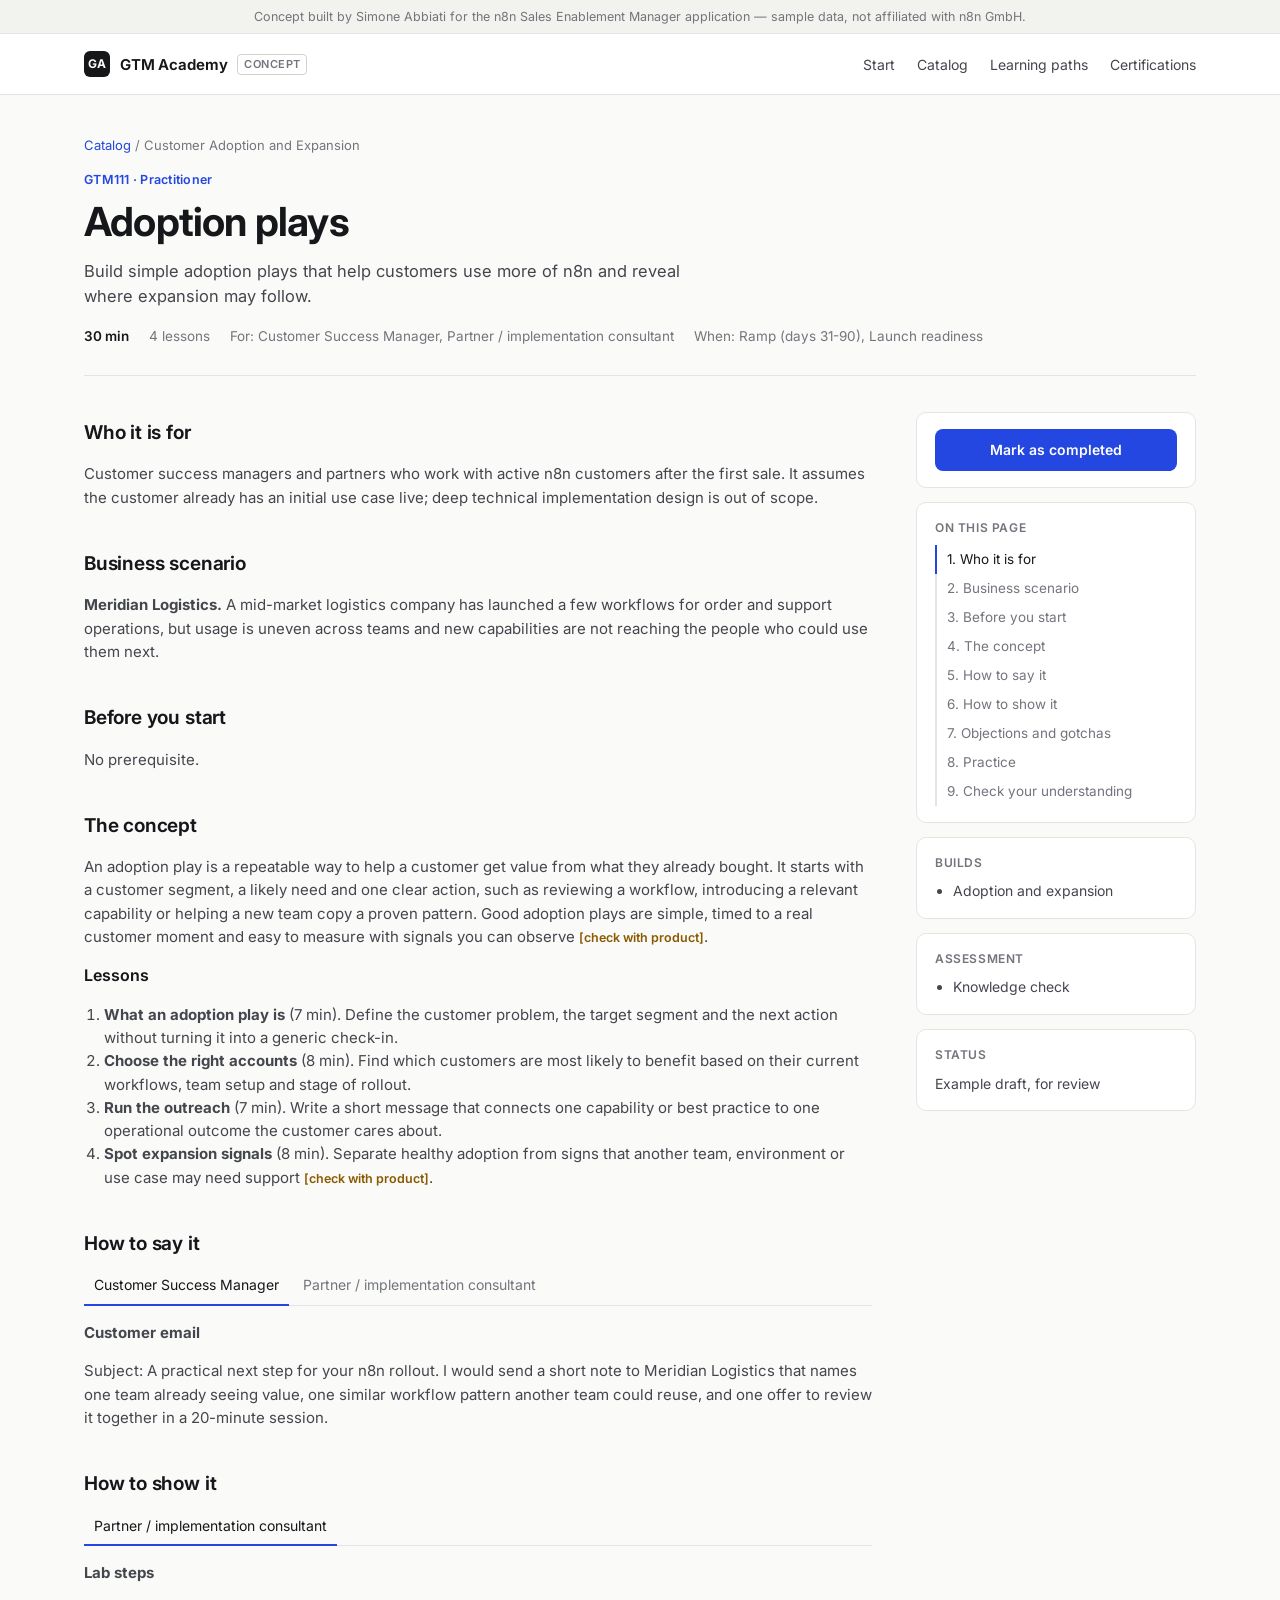
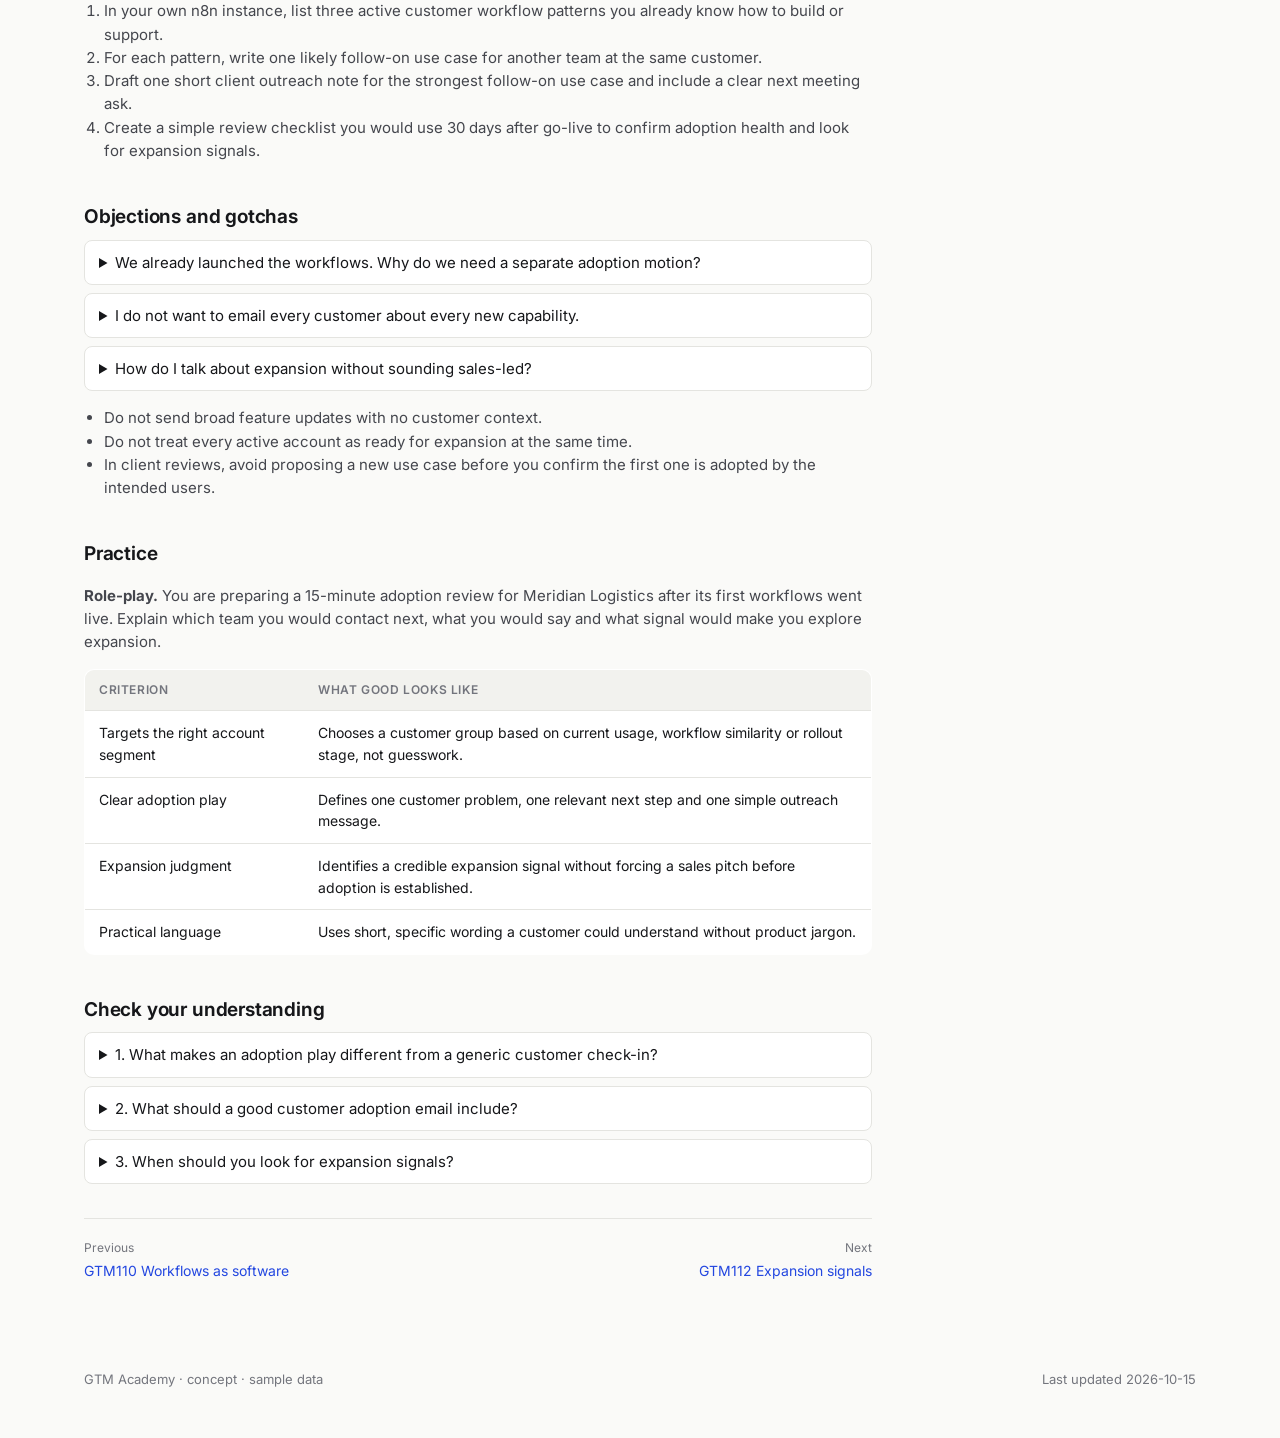
<file: courses/GTM111.html>
<!doctype html>
<html lang="en">
<head>
<meta charset="utf-8">
<meta name="viewport" content="width=device-width, initial-scale=1">
<title>Adoption plays — GTM Academy (concept)</title>
<link rel="preconnect" href="https://fonts.googleapis.com">
<link href="https://fonts.googleapis.com/css2?family=Inter:wght@400;500;600;650;700&display=swap" rel="stylesheet">
<link rel="stylesheet" href="../templates/style.css?v=3">
</head>
<body>
<div class="readbar" id="readbar" aria-hidden="true"></div>
<a class="skip" href="#c-body">Skip to the course</a>
<div class="notice">Concept built by Simone Abbiati for the n8n Sales Enablement Manager application — sample data, not affiliated with n8n GmbH.</div>
<header class="top"><div class="wrap">
  <a class="brand" href="../"><span class="mark">GA</span>GTM Academy <span class="chip">Concept</span></a>
  <nav class="links" aria-label="Sections"><a href="../#start">Start</a><a href="../#catalog">Catalog</a><a href="../#paths">Learning paths</a><a href="../#certifications">Certifications</a></nav>
</div></header>
<main class="wrap">
  <div class="course-head">
    <div class="crumbs"><a href="../#catalog">Catalog</a> / <span id="c-path"></span></div>
    <p class="eyebrow" id="c-code"></p>
    <h1 id="c-title"></h1>
    <p class="lead" id="c-objective"></p>
    <div class="facts-row" id="c-facts"></div>
  </div>
  <div class="course">
    <article id="c-body"></article>
    <aside id="c-side"></aside>
  </div>
</main>
<footer><div class="wrap"><span>GTM Academy · concept · sample data</span><span id="c-updated"></span></div></footer>
<script id="course-data" type="application/json">{
 "id": "GTM111",
 "title": "Adoption plays",
 "path": "Customer Adoption and Expansion",
 "level": "Practitioner",
 "levelId": "L2",
 "minutes": 30,
 "roles": [
  "CSM",
  "PARTNER"
 ],
 "competencies": [
  "Adoption and expansion"
 ],
 "moments": [
  "Ramp (days 31-90)",
  "Launch readiness"
 ],
 "assessment": [
  "Knowledge check"
 ],
 "status": "Example draft, for review",
 "updated": "2026-10-15",
 "objective": "Build simple adoption plays that help customers use more of n8n and reveal where expansion may follow.",
 "who_its_for": "Customer success managers and partners who work with active n8n customers after the first sale. It assumes the customer already has an initial use case live; deep technical implementation design is out of scope.",
 "scenario": {
  "name": "Meridian Logistics",
  "problem": "A mid-market logistics company has launched a few workflows for order and support operations, but usage is uneven across teams and new capabilities are not reaching the people who could use them next."
 },
 "prerequisites": [],
 "concept": "An adoption play is a repeatable way to help a customer get value from what they already bought. It starts with a customer segment, a likely need and one clear action, such as reviewing a workflow, introducing a relevant capability or helping a new team copy a proven pattern. Good adoption plays are simple, timed to a real customer moment and easy to measure with signals you can observe [CHECK WITH PRODUCT].",
 "lessons": [
  {
   "title": "What an adoption play is",
   "minutes": 7,
   "summary": "Define the customer problem, the target segment and the next action without turning it into a generic check-in."
  },
  {
   "title": "Choose the right accounts",
   "minutes": 8,
   "summary": "Find which customers are most likely to benefit based on their current workflows, team setup and stage of rollout."
  },
  {
   "title": "Run the outreach",
   "minutes": 7,
   "summary": "Write a short message that connects one capability or best practice to one operational outcome the customer cares about."
  },
  {
   "title": "Spot expansion signals",
   "minutes": 8,
   "summary": "Separate healthy adoption from signs that another team, environment or use case may need support [CHECK WITH PRODUCT]."
  }
 ],
 "by_role": {
  "CSM": {
   "say": {
    "format": "Customer email",
    "text": "Subject: A practical next step for your n8n rollout. I would send a short note to Meridian Logistics that names one team already seeing value, one similar workflow pattern another team could reuse, and one offer to review it together in a 20-minute session."
   }
  },
  "PARTNER": {
   "say": {
    "format": "Implementation tips",
    "text": "Build adoption into delivery from the start. Leave the client with named workflow patterns, owners and review points so the first project becomes a repeatable model for the next team. When a new capability is relevant, explain the client problem it fits before you discuss product detail."
   },
   "show": {
    "format": "Lab steps",
    "steps": [
     "In your own n8n instance, list three active customer workflow patterns you already know how to build or support.",
     "For each pattern, write one likely follow-on use case for another team at the same customer.",
     "Draft one short client outreach note for the strongest follow-on use case and include a clear next meeting ask.",
     "Create a simple review checklist you would use 30 days after go-live to confirm adoption health and look for expansion signals."
    ]
   }
  }
 },
 "objections": [
  {
   "q": "We already launched the workflows. Why do we need a separate adoption motion?",
   "a": "Launch is not the same as repeat usage. An adoption play helps the customer extend a working pattern to the next team or process instead of letting the first win stay isolated."
  },
  {
   "q": "I do not want to email every customer about every new capability.",
   "a": "Do not. Start with the accounts and use cases that clearly match, and keep the message tied to one problem they already have."
  },
  {
   "q": "How do I talk about expansion without sounding sales-led?",
   "a": "Frame it as operational fit. If another team has the same manual process, it is reasonable to explore whether the current approach should be reused there."
  }
 ],
 "gotchas": [
  "Do not send broad feature updates with no customer context.",
  "Do not treat every active account as ready for expansion at the same time.",
  "In client reviews, avoid proposing a new use case before you confirm the first one is adopted by the intended users."
 ],
 "practice": {
  "type": "Role-play",
  "brief": "You are preparing a 15-minute adoption review for Meridian Logistics after its first workflows went live. Explain which team you would contact next, what you would say and what signal would make you explore expansion.",
  "rubric": [
   {
    "criterion": "Targets the right account segment",
    "good": "Chooses a customer group based on current usage, workflow similarity or rollout stage, not guesswork."
   },
   {
    "criterion": "Clear adoption play",
    "good": "Defines one customer problem, one relevant next step and one simple outreach message."
   },
   {
    "criterion": "Expansion judgment",
    "good": "Identifies a credible expansion signal without forcing a sales pitch before adoption is established."
   },
   {
    "criterion": "Practical language",
    "good": "Uses short, specific wording a customer could understand without product jargon."
   }
  ]
 },
 "check": [
  {
   "q": "What makes an adoption play different from a generic customer check-in?",
   "answer": "It is built around a specific customer segment, a likely need and one clear next action. It should help the customer do something useful, not just attend a meeting."
  },
  {
   "q": "What should a good customer adoption email include?",
   "answer": "A short description of the customer problem, one relevant next use case or best practice, and a clear ask for the next conversation."
  },
  {
   "q": "When should you look for expansion signals?",
   "answer": "After the first use case shows signs of real adoption, or when another team has a similar operational problem that the current pattern could fit."
  }
 ]
}</script>
<script>
(function(){
  var C=JSON.parse(document.getElementById('course-data').textContent);
  var store={get:function(k,d){try{var v=localStorage.getItem(k);return v?JSON.parse(v):d}catch(e){return d}},set:function(k,v){try{localStorage.setItem(k,JSON.stringify(v))}catch(e){}}};
  var esc=function(t){return String(t==null?'':t).replace(/[&<>"]/g,function(c){return {'&':'&amp;','<':'&lt;','>':'&gt;','"':'&quot;'}[c]}).replace(/\[CHECK WITH PRODUCT\]/g,'<span class="check">[check with product]</span>')};
  var ROLE={AE_MM:'Account Executive (mid-market)',AE_ENT:'Account Executive (enterprise)',SE:'Solutions Engineer',CSM:'Customer Success Manager',PARTNER:'Partner / implementation consultant'};
  var $=function(s){return document.getElementById(s)};
  var pref=store.get('gtm-academy-role','');
  document.title=C.title+' — GTM Academy (concept)';
  $('c-path').textContent=C.path; $('c-code').textContent=C.id+' · '+C.level; $('c-title').textContent=C.title; $('c-objective').textContent=C.objective;
  $('c-facts').innerHTML=['<span><b>'+C.minutes+' min</b></span>','<span>'+C.lessons.length+' lessons</span>','<span>For: '+esc(C.roles.map(function(r){return ROLE[r]||r}).join(', '))+'</span>','<span>When: '+esc(C.moments.join(', '))+'</span>'].join('');
  var ul=function(a){return '<ul>'+a.map(function(x){return '<li>'+esc(x)+'</li>'}).join('')+'</ul>'};
  var S=[];
  var sec=function(id,title,html){if(!html)return '';S.push([id,title]);return '<section id="'+id+'"><h2>'+title+'</h2>'+html+'</section>'};
  var tabs=function(key){var roles=C.roles.filter(function(r){return C.by_role[r]&&C.by_role[r][key]});if(!roles.length)return '';
    var first=roles.indexOf(pref)>-1?pref:roles[0];
    return '<div class="tabs" role="tablist" data-k="'+key+'">'+roles.map(function(r){return '<button role="tab" aria-selected="'+(r===first)+'" data-r="'+r+'" class="'+(r===first?'on':'')+'">'+esc(ROLE[r]||r)+'</button>'}).join('')+'</div>'+
      roles.map(function(r){var b=C.by_role[r][key];return '<div class="pane" role="tabpanel" data-k="'+key+'" data-r="'+r+'"'+(r===first?'':' hidden')+'><p><b>'+esc(b.format)+'</b></p>'+(b.steps?'<ol>'+b.steps.map(function(s){return '<li>'+esc(s)+'</li>'}).join('')+'</ol>':'')+(b.text?'<p>'+esc(b.text)+'</p>':'')+'</div>'}).join('')};
  var h='';
  h+=sec('who','Who it is for','<p>'+esc(C.who_its_for)+'</p>');
  h+=sec('scenario','Business scenario','<p><b>'+esc(C.scenario.name)+'.</b> '+esc(C.scenario.problem)+'</p>');
  h+=sec('before','Before you start',(C.prerequisites.length?ul(C.prerequisites.map(function(p){return p.code+' '+p.title}))+'<p>'+C.prerequisites.map(function(p){return '<a href="'+p.url+'" target="_blank" rel="noopener">Open '+esc(p.code)+' on learn.n8n.io</a>'}).join(' · ')+'</p>':'<p>No prerequisite.</p>'));
  h+=sec('concept','The concept','<p>'+esc(C.concept)+'</p><h3>Lessons</h3><ol>'+C.lessons.map(function(l){return '<li><b>'+esc(l.title)+'</b> ('+l.minutes+' min). '+esc(l.summary)+'</li>'}).join('')+'</ol>');
  h+=sec('say','How to say it',tabs('say'));
  h+=sec('show','How to show it',tabs('show'));
  h+=sec('objections','Objections and gotchas',C.objections.map(function(o){return '<details class="q"><summary>'+esc(o.q)+'</summary><p>'+esc(o.a)+'</p></details>'}).join('')+(C.gotchas&&C.gotchas.length?ul(C.gotchas):''));
  h+=sec('practice','Practice','<p><b>'+esc(C.practice.type)+'.</b> '+esc(C.practice.brief)+'</p><table class="t"><thead><tr><th>Criterion</th><th>What good looks like</th></tr></thead><tbody>'+C.practice.rubric.map(function(r){return '<tr><td>'+esc(r.criterion)+'</td><td>'+esc(r.good)+'</td></tr>'}).join('')+'</tbody></table>');
  h+=sec('check','Check your understanding',C.check.map(function(q,i){return '<details class="q"><summary>'+(i+1)+'. '+esc(q.q)+'</summary><p>'+esc(q.answer)+'</p></details>'}).join(''));
  h+='<nav class="pager" id="pager" aria-label="Course navigation"></nav>';
  $('c-body').innerHTML=h;
  /* tabs */
  document.querySelectorAll('.tabs').forEach(function(t){t.querySelectorAll('button').forEach(function(b){b.onclick=function(){var k=t.dataset.k;
    t.querySelectorAll('button').forEach(function(x){x.classList.toggle('on',x===b);x.setAttribute('aria-selected',String(x===b))});
    document.querySelectorAll('.pane[data-k="'+k+'"]').forEach(function(p){p.hidden=p.dataset.r!==b.dataset.r})}})});
  /* side */
  var done=new Set(store.get('gtm-academy-done',[]));
  $('c-side').innerHTML='<div class="box"><button class="complete" id="complete"></button></div><div class="box toc"><h4>On this page</h4>'+S.map(function(s,i){return '<a href="#'+s[0]+'" data-s="'+s[0]+'">'+(i+1)+'. '+s[1]+'</a>'}).join('')+'</div><div class="box"><h4>Builds</h4>'+ul(C.competencies)+'</div><div class="box"><h4>Assessment</h4>'+ul(C.assessment)+'</div><div class="box"><h4>Status</h4><p style="margin:0;color:var(--soft)">'+esc(C.status)+'</p></div>';
  var btn=$('complete');
  var paint=function(){var d=done.has(C.id);btn.textContent=d?'Completed ✓ (undo)':'Mark as completed';btn.classList.toggle('done',d)};
  btn.onclick=function(){done.has(C.id)?done.delete(C.id):done.add(C.id);store.set('gtm-academy-done',Array.from(done));paint()};paint();
  /* scrollspy + read bar */
  var links=document.querySelectorAll('.toc a');
  var onScroll=function(){var y=window.scrollY+120,cur=S[0][0];S.forEach(function(s){var el=document.getElementById(s[0]);if(el&&el.offsetTop<=y)cur=s[0]});
    links.forEach(function(a){a.classList.toggle('on',a.dataset.s===cur)});
    var max=document.documentElement.scrollHeight-window.innerHeight;$('readbar').style.width=(max>0?Math.min(100,window.scrollY/max*100):0)+'%'};
  window.addEventListener('scroll',onScroll,{passive:true});onScroll();
  /* pager: read the live catalog */
  fetch('../index.html').then(function(r){return r.text()}).then(function(t){
    var m=t.match(/<script id="academy-data" type="application\/json">([\s\S]*?)<\/script>/);if(!m)return;
    var D=JSON.parse(m[1]),ids=D.courses.map(function(c){return c.id}),i=ids.indexOf(C.id),pages=new Set(D.pages||[]);
    var link=function(c,lab,al){if(!c)return '<span></span>';return pages.has(c.id)?'<a href="'+c.id+'.html" style="text-align:'+al+'"><span>'+lab+'</span>'+c.id+' '+esc(c.title)+'</a>':'<span style="text-align:'+al+'"><span>'+lab+'</span>'+c.id+' '+esc(c.title)+' (in progress)</span>'};
    $('pager').innerHTML=link(D.courses[i-1],'Previous','left')+link(D.courses[i+1],'Next','right');
  }).catch(function(){});
  $('c-updated').textContent='Last updated '+C.updated;
})();
</script>
</body>
</html>
</file>
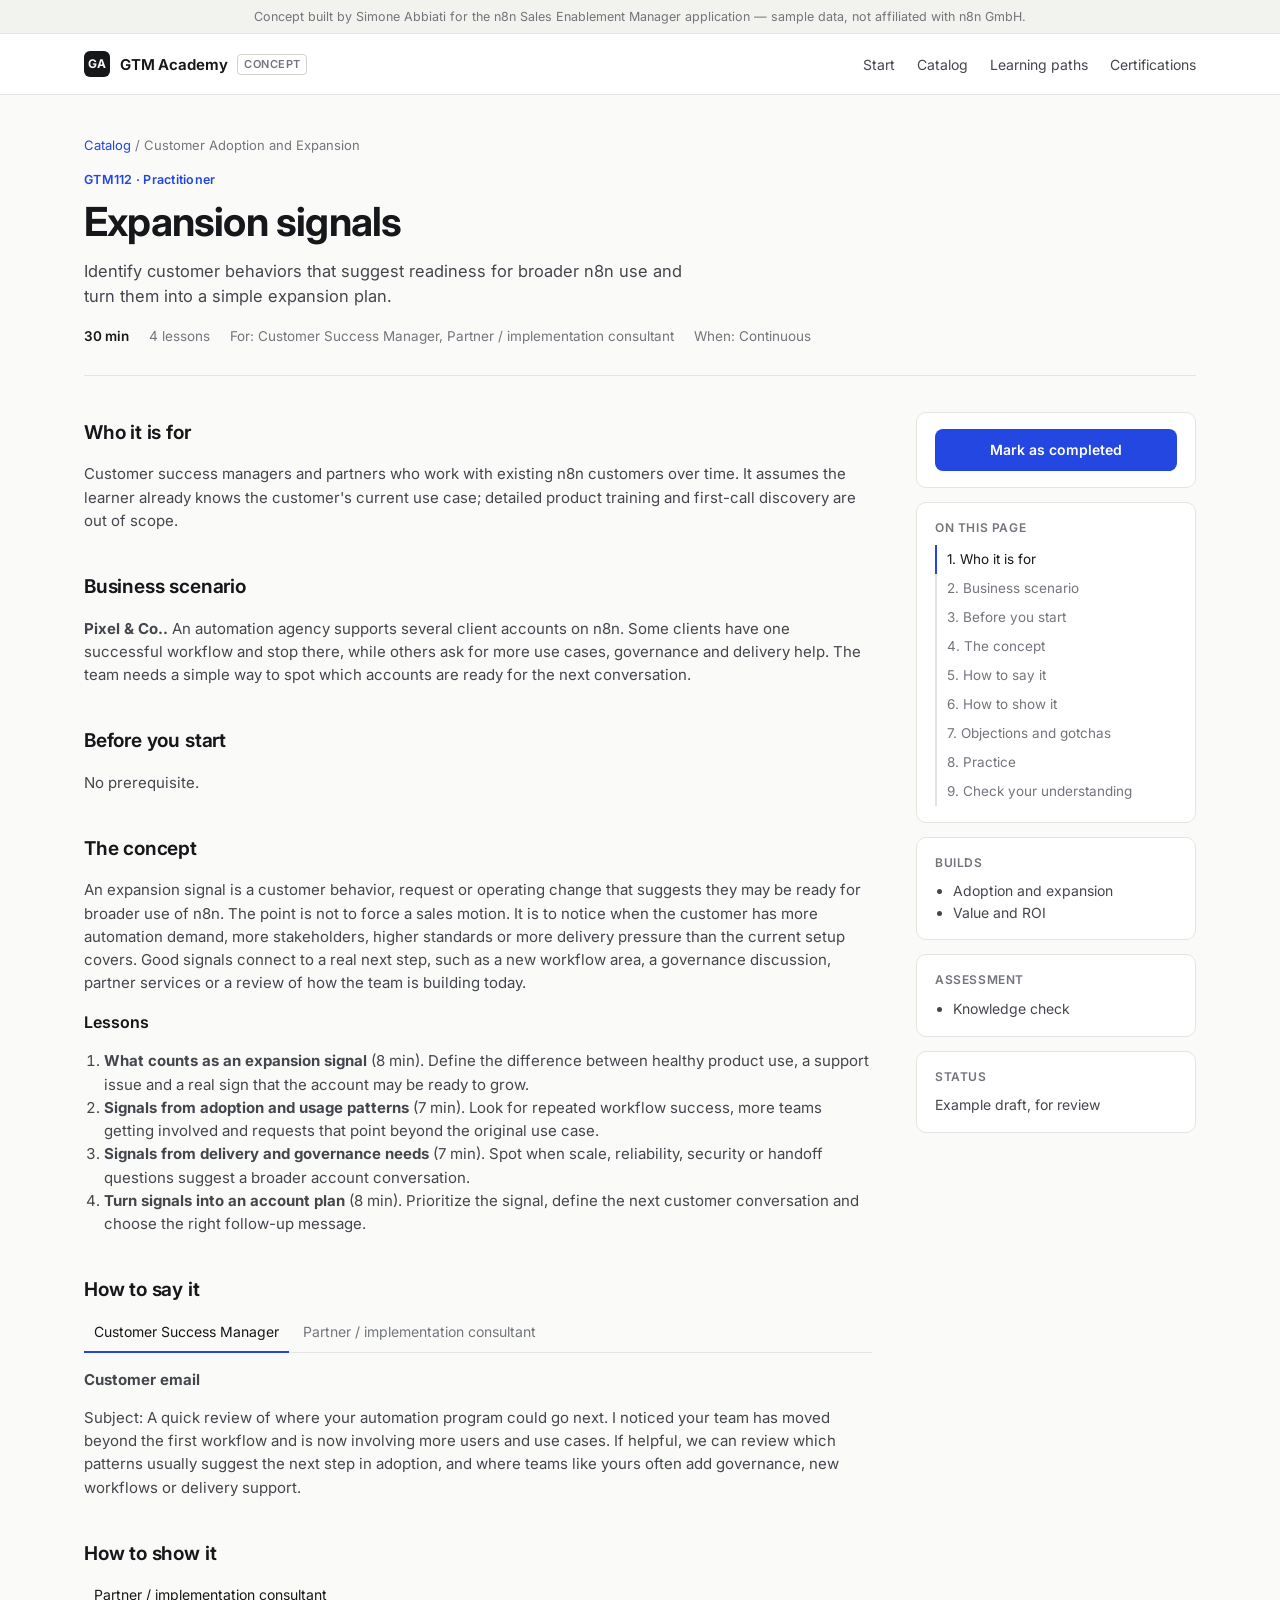
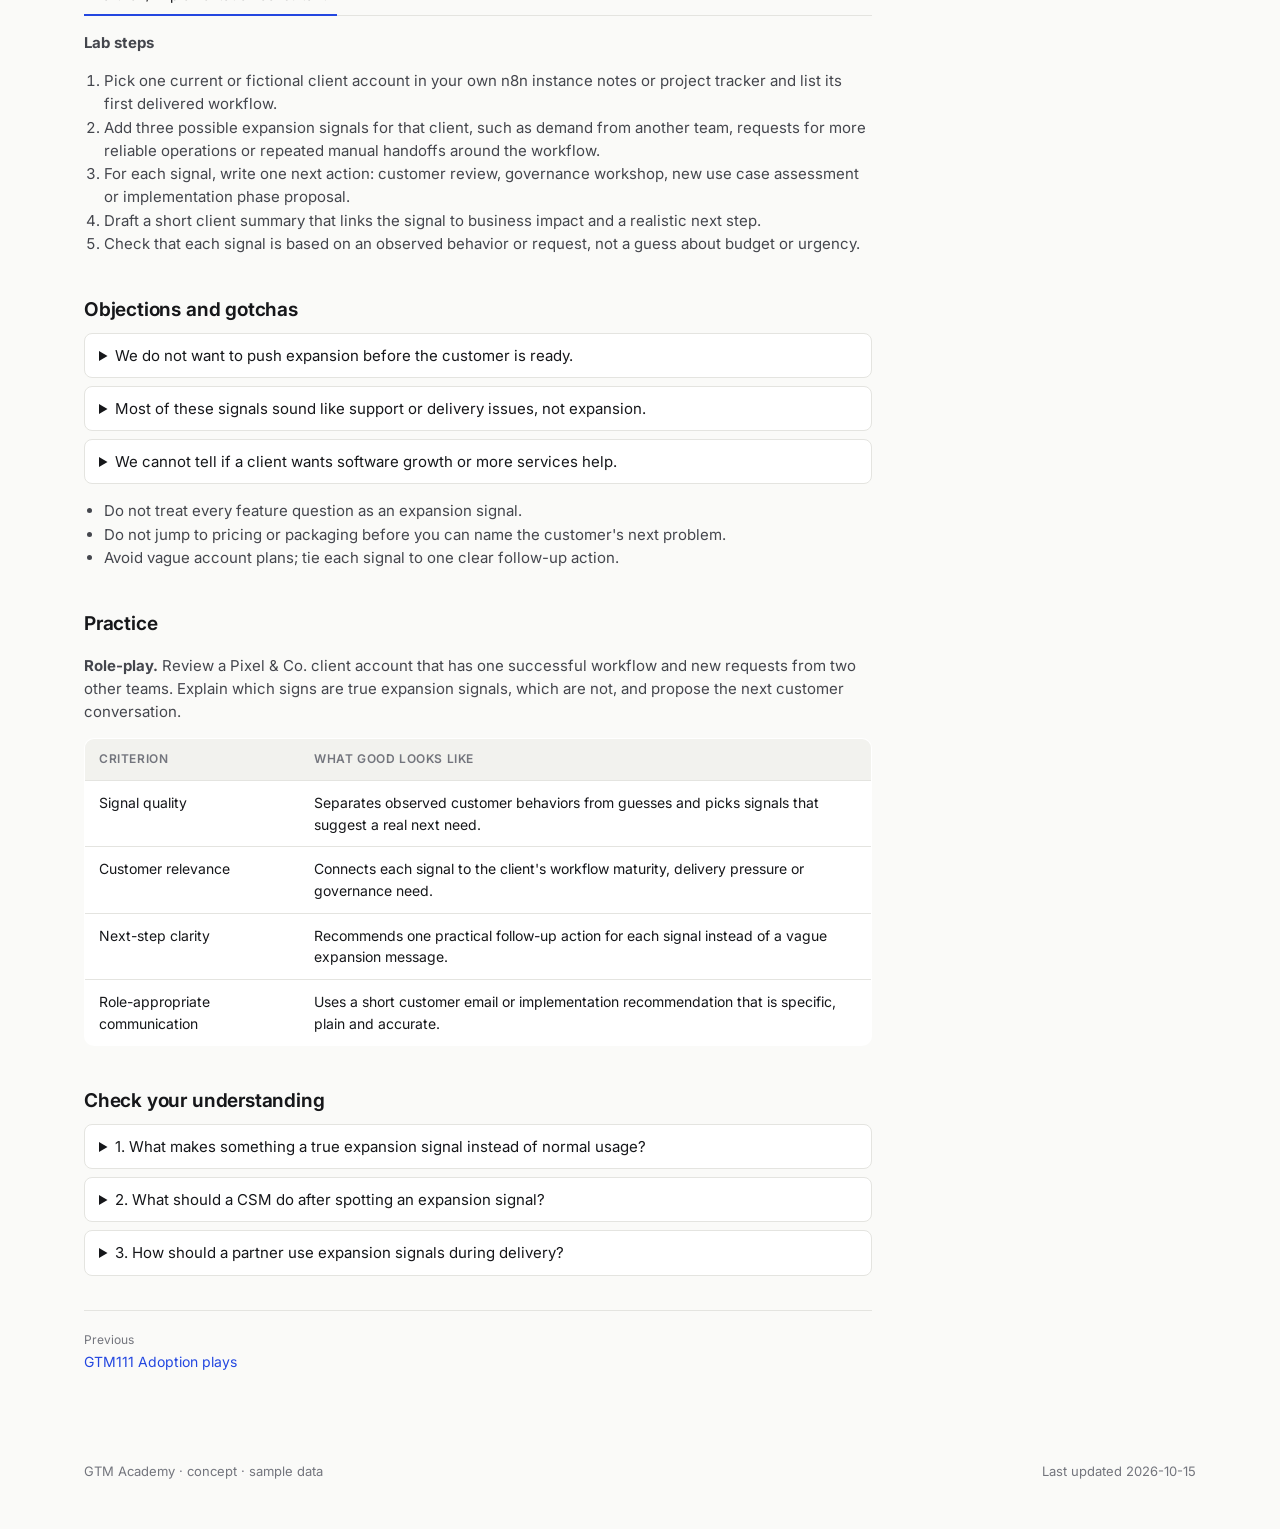
<file: courses/GTM112.html>
<!doctype html>
<html lang="en">
<head>
<meta charset="utf-8">
<meta name="viewport" content="width=device-width, initial-scale=1">
<title>Expansion signals — GTM Academy (concept)</title>
<link rel="preconnect" href="https://fonts.googleapis.com">
<link href="https://fonts.googleapis.com/css2?family=Inter:wght@400;500;600;650;700&display=swap" rel="stylesheet">
<link rel="stylesheet" href="../templates/style.css?v=3">
</head>
<body>
<div class="readbar" id="readbar" aria-hidden="true"></div>
<a class="skip" href="#c-body">Skip to the course</a>
<div class="notice">Concept built by Simone Abbiati for the n8n Sales Enablement Manager application — sample data, not affiliated with n8n GmbH.</div>
<header class="top"><div class="wrap">
  <a class="brand" href="../"><span class="mark">GA</span>GTM Academy <span class="chip">Concept</span></a>
  <nav class="links" aria-label="Sections"><a href="../#start">Start</a><a href="../#catalog">Catalog</a><a href="../#paths">Learning paths</a><a href="../#certifications">Certifications</a></nav>
</div></header>
<main class="wrap">
  <div class="course-head">
    <div class="crumbs"><a href="../#catalog">Catalog</a> / <span id="c-path"></span></div>
    <p class="eyebrow" id="c-code"></p>
    <h1 id="c-title"></h1>
    <p class="lead" id="c-objective"></p>
    <div class="facts-row" id="c-facts"></div>
  </div>
  <div class="course">
    <article id="c-body"></article>
    <aside id="c-side"></aside>
  </div>
</main>
<footer><div class="wrap"><span>GTM Academy · concept · sample data</span><span id="c-updated"></span></div></footer>
<script id="course-data" type="application/json">{
 "id": "GTM112",
 "title": "Expansion signals",
 "path": "Customer Adoption and Expansion",
 "level": "Practitioner",
 "levelId": "L2",
 "minutes": 30,
 "roles": [
  "CSM",
  "PARTNER"
 ],
 "competencies": [
  "Adoption and expansion",
  "Value and ROI"
 ],
 "moments": [
  "Continuous"
 ],
 "assessment": [
  "Knowledge check"
 ],
 "status": "Example draft, for review",
 "updated": "2026-10-15",
 "objective": "Identify customer behaviors that suggest readiness for broader n8n use and turn them into a simple expansion plan.",
 "who_its_for": "Customer success managers and partners who work with existing n8n customers over time. It assumes the learner already knows the customer's current use case; detailed product training and first-call discovery are out of scope.",
 "scenario": {
  "name": "Pixel & Co.",
  "problem": "An automation agency supports several client accounts on n8n. Some clients have one successful workflow and stop there, while others ask for more use cases, governance and delivery help. The team needs a simple way to spot which accounts are ready for the next conversation."
 },
 "prerequisites": [],
 "concept": "An expansion signal is a customer behavior, request or operating change that suggests they may be ready for broader use of n8n. The point is not to force a sales motion. It is to notice when the customer has more automation demand, more stakeholders, higher standards or more delivery pressure than the current setup covers. Good signals connect to a real next step, such as a new workflow area, a governance discussion, partner services or a review of how the team is building today.",
 "lessons": [
  {
   "title": "What counts as an expansion signal",
   "minutes": 8,
   "summary": "Define the difference between healthy product use, a support issue and a real sign that the account may be ready to grow."
  },
  {
   "title": "Signals from adoption and usage patterns",
   "minutes": 7,
   "summary": "Look for repeated workflow success, more teams getting involved and requests that point beyond the original use case."
  },
  {
   "title": "Signals from delivery and governance needs",
   "minutes": 7,
   "summary": "Spot when scale, reliability, security or handoff questions suggest a broader account conversation."
  },
  {
   "title": "Turn signals into an account plan",
   "minutes": 8,
   "summary": "Prioritize the signal, define the next customer conversation and choose the right follow-up message."
  }
 ],
 "by_role": {
  "CSM": {
   "say": {
    "format": "Customer email",
    "text": "Subject: A quick review of where your automation program could go next. I noticed your team has moved beyond the first workflow and is now involving more users and use cases. If helpful, we can review which patterns usually suggest the next step in adoption, and where teams like yours often add governance, new workflows or delivery support."
   }
  },
  "PARTNER": {
   "say": {
    "format": "Implementation tips",
    "text": "Track signals in the normal delivery process, not as a separate sales task. Note when the client asks for a second workflow in a new team, requests a more repeatable delivery model or starts asking about standards, approvals or ownership. Use those moments to suggest a scoped next phase, not a broad upsell."
   },
   "show": {
    "format": "Lab steps",
    "steps": [
     "Pick one current or fictional client account in your own n8n instance notes or project tracker and list its first delivered workflow.",
     "Add three possible expansion signals for that client, such as demand from another team, requests for more reliable operations or repeated manual handoffs around the workflow.",
     "For each signal, write one next action: customer review, governance workshop, new use case assessment or implementation phase proposal.",
     "Draft a short client summary that links the signal to business impact and a realistic next step.",
     "Check that each signal is based on an observed behavior or request, not a guess about budget or urgency."
    ]
   }
  }
 },
 "objections": [
  {
   "q": "We do not want to push expansion before the customer is ready.",
   "a": "That is correct. A signal is a reason to explore, not to force a pitch. Start with the customer's new need, then decide whether there is a real next step."
  },
  {
   "q": "Most of these signals sound like support or delivery issues, not expansion.",
   "a": "Some are just support issues. They become expansion signals when they repeat, affect more teams or show that the current scope no longer matches the customer's operating reality."
  },
  {
   "q": "We cannot tell if a client wants software growth or more services help.",
   "a": "You do not need to decide too early. Clarify whether the customer needs more use cases, better operating standards or implementation capacity, then route the conversation accordingly."
  }
 ],
 "gotchas": [
  "Do not treat every feature question as an expansion signal.",
  "Do not jump to pricing or packaging before you can name the customer's next problem.",
  "Avoid vague account plans; tie each signal to one clear follow-up action."
 ],
 "practice": {
  "type": "Role-play",
  "brief": "Review a Pixel & Co. client account that has one successful workflow and new requests from two other teams. Explain which signs are true expansion signals, which are not, and propose the next customer conversation.",
  "rubric": [
   {
    "criterion": "Signal quality",
    "good": "Separates observed customer behaviors from guesses and picks signals that suggest a real next need."
   },
   {
    "criterion": "Customer relevance",
    "good": "Connects each signal to the client's workflow maturity, delivery pressure or governance need."
   },
   {
    "criterion": "Next-step clarity",
    "good": "Recommends one practical follow-up action for each signal instead of a vague expansion message."
   },
   {
    "criterion": "Role-appropriate communication",
    "good": "Uses a short customer email or implementation recommendation that is specific, plain and accurate."
   }
  ]
 },
 "check": [
  {
   "q": "What makes something a true expansion signal instead of normal usage?",
   "answer": "It points to a new customer need that the current scope does not fully cover, such as more teams, more workflows, stronger governance or more delivery support."
  },
  {
   "q": "What should a CSM do after spotting an expansion signal?",
   "answer": "Confirm the underlying customer problem and set up a focused follow-up conversation. The next step should match the signal, such as an adoption review or a discussion about broader workflow ownership."
  },
  {
   "q": "How should a partner use expansion signals during delivery?",
   "answer": "Partners should capture them as part of normal project work, then suggest a small and relevant next phase. The recommendation should be tied to observed client needs, not a generic upsell."
  }
 ]
}</script>
<script>
(function(){
  var C=JSON.parse(document.getElementById('course-data').textContent);
  var store={get:function(k,d){try{var v=localStorage.getItem(k);return v?JSON.parse(v):d}catch(e){return d}},set:function(k,v){try{localStorage.setItem(k,JSON.stringify(v))}catch(e){}}};
  var esc=function(t){return String(t==null?'':t).replace(/[&<>"]/g,function(c){return {'&':'&amp;','<':'&lt;','>':'&gt;','"':'&quot;'}[c]}).replace(/\[CHECK WITH PRODUCT\]/g,'<span class="check">[check with product]</span>')};
  var ROLE={AE_MM:'Account Executive (mid-market)',AE_ENT:'Account Executive (enterprise)',SE:'Solutions Engineer',CSM:'Customer Success Manager',PARTNER:'Partner / implementation consultant'};
  var $=function(s){return document.getElementById(s)};
  var pref=store.get('gtm-academy-role','');
  document.title=C.title+' — GTM Academy (concept)';
  $('c-path').textContent=C.path; $('c-code').textContent=C.id+' · '+C.level; $('c-title').textContent=C.title; $('c-objective').textContent=C.objective;
  $('c-facts').innerHTML=['<span><b>'+C.minutes+' min</b></span>','<span>'+C.lessons.length+' lessons</span>','<span>For: '+esc(C.roles.map(function(r){return ROLE[r]||r}).join(', '))+'</span>','<span>When: '+esc(C.moments.join(', '))+'</span>'].join('');
  var ul=function(a){return '<ul>'+a.map(function(x){return '<li>'+esc(x)+'</li>'}).join('')+'</ul>'};
  var S=[];
  var sec=function(id,title,html){if(!html)return '';S.push([id,title]);return '<section id="'+id+'"><h2>'+title+'</h2>'+html+'</section>'};
  var tabs=function(key){var roles=C.roles.filter(function(r){return C.by_role[r]&&C.by_role[r][key]});if(!roles.length)return '';
    var first=roles.indexOf(pref)>-1?pref:roles[0];
    return '<div class="tabs" role="tablist" data-k="'+key+'">'+roles.map(function(r){return '<button role="tab" aria-selected="'+(r===first)+'" data-r="'+r+'" class="'+(r===first?'on':'')+'">'+esc(ROLE[r]||r)+'</button>'}).join('')+'</div>'+
      roles.map(function(r){var b=C.by_role[r][key];return '<div class="pane" role="tabpanel" data-k="'+key+'" data-r="'+r+'"'+(r===first?'':' hidden')+'><p><b>'+esc(b.format)+'</b></p>'+(b.steps?'<ol>'+b.steps.map(function(s){return '<li>'+esc(s)+'</li>'}).join('')+'</ol>':'')+(b.text?'<p>'+esc(b.text)+'</p>':'')+'</div>'}).join('')};
  var h='';
  h+=sec('who','Who it is for','<p>'+esc(C.who_its_for)+'</p>');
  h+=sec('scenario','Business scenario','<p><b>'+esc(C.scenario.name)+'.</b> '+esc(C.scenario.problem)+'</p>');
  h+=sec('before','Before you start',(C.prerequisites.length?ul(C.prerequisites.map(function(p){return p.code+' '+p.title}))+'<p>'+C.prerequisites.map(function(p){return '<a href="'+p.url+'" target="_blank" rel="noopener">Open '+esc(p.code)+' on learn.n8n.io</a>'}).join(' · ')+'</p>':'<p>No prerequisite.</p>'));
  h+=sec('concept','The concept','<p>'+esc(C.concept)+'</p><h3>Lessons</h3><ol>'+C.lessons.map(function(l){return '<li><b>'+esc(l.title)+'</b> ('+l.minutes+' min). '+esc(l.summary)+'</li>'}).join('')+'</ol>');
  h+=sec('say','How to say it',tabs('say'));
  h+=sec('show','How to show it',tabs('show'));
  h+=sec('objections','Objections and gotchas',C.objections.map(function(o){return '<details class="q"><summary>'+esc(o.q)+'</summary><p>'+esc(o.a)+'</p></details>'}).join('')+(C.gotchas&&C.gotchas.length?ul(C.gotchas):''));
  h+=sec('practice','Practice','<p><b>'+esc(C.practice.type)+'.</b> '+esc(C.practice.brief)+'</p><table class="t"><thead><tr><th>Criterion</th><th>What good looks like</th></tr></thead><tbody>'+C.practice.rubric.map(function(r){return '<tr><td>'+esc(r.criterion)+'</td><td>'+esc(r.good)+'</td></tr>'}).join('')+'</tbody></table>');
  h+=sec('check','Check your understanding',C.check.map(function(q,i){return '<details class="q"><summary>'+(i+1)+'. '+esc(q.q)+'</summary><p>'+esc(q.answer)+'</p></details>'}).join(''));
  h+='<nav class="pager" id="pager" aria-label="Course navigation"></nav>';
  $('c-body').innerHTML=h;
  /* tabs */
  document.querySelectorAll('.tabs').forEach(function(t){t.querySelectorAll('button').forEach(function(b){b.onclick=function(){var k=t.dataset.k;
    t.querySelectorAll('button').forEach(function(x){x.classList.toggle('on',x===b);x.setAttribute('aria-selected',String(x===b))});
    document.querySelectorAll('.pane[data-k="'+k+'"]').forEach(function(p){p.hidden=p.dataset.r!==b.dataset.r})}})});
  /* side */
  var done=new Set(store.get('gtm-academy-done',[]));
  $('c-side').innerHTML='<div class="box"><button class="complete" id="complete"></button></div><div class="box toc"><h4>On this page</h4>'+S.map(function(s,i){return '<a href="#'+s[0]+'" data-s="'+s[0]+'">'+(i+1)+'. '+s[1]+'</a>'}).join('')+'</div><div class="box"><h4>Builds</h4>'+ul(C.competencies)+'</div><div class="box"><h4>Assessment</h4>'+ul(C.assessment)+'</div><div class="box"><h4>Status</h4><p style="margin:0;color:var(--soft)">'+esc(C.status)+'</p></div>';
  var btn=$('complete');
  var paint=function(){var d=done.has(C.id);btn.textContent=d?'Completed ✓ (undo)':'Mark as completed';btn.classList.toggle('done',d)};
  btn.onclick=function(){done.has(C.id)?done.delete(C.id):done.add(C.id);store.set('gtm-academy-done',Array.from(done));paint()};paint();
  /* scrollspy + read bar */
  var links=document.querySelectorAll('.toc a');
  var onScroll=function(){var y=window.scrollY+120,cur=S[0][0];S.forEach(function(s){var el=document.getElementById(s[0]);if(el&&el.offsetTop<=y)cur=s[0]});
    links.forEach(function(a){a.classList.toggle('on',a.dataset.s===cur)});
    var max=document.documentElement.scrollHeight-window.innerHeight;$('readbar').style.width=(max>0?Math.min(100,window.scrollY/max*100):0)+'%'};
  window.addEventListener('scroll',onScroll,{passive:true});onScroll();
  /* pager: read the live catalog */
  fetch('../index.html').then(function(r){return r.text()}).then(function(t){
    var m=t.match(/<script id="academy-data" type="application\/json">([\s\S]*?)<\/script>/);if(!m)return;
    var D=JSON.parse(m[1]),ids=D.courses.map(function(c){return c.id}),i=ids.indexOf(C.id),pages=new Set(D.pages||[]);
    var link=function(c,lab,al){if(!c)return '<span></span>';return pages.has(c.id)?'<a href="'+c.id+'.html" style="text-align:'+al+'"><span>'+lab+'</span>'+c.id+' '+esc(c.title)+'</a>':'<span style="text-align:'+al+'"><span>'+lab+'</span>'+c.id+' '+esc(c.title)+' (in progress)</span>'};
    $('pager').innerHTML=link(D.courses[i-1],'Previous','left')+link(D.courses[i+1],'Next','right');
  }).catch(function(){});
  $('c-updated').textContent='Last updated '+C.updated;
})();
</script>
</body>
</html>
</file>
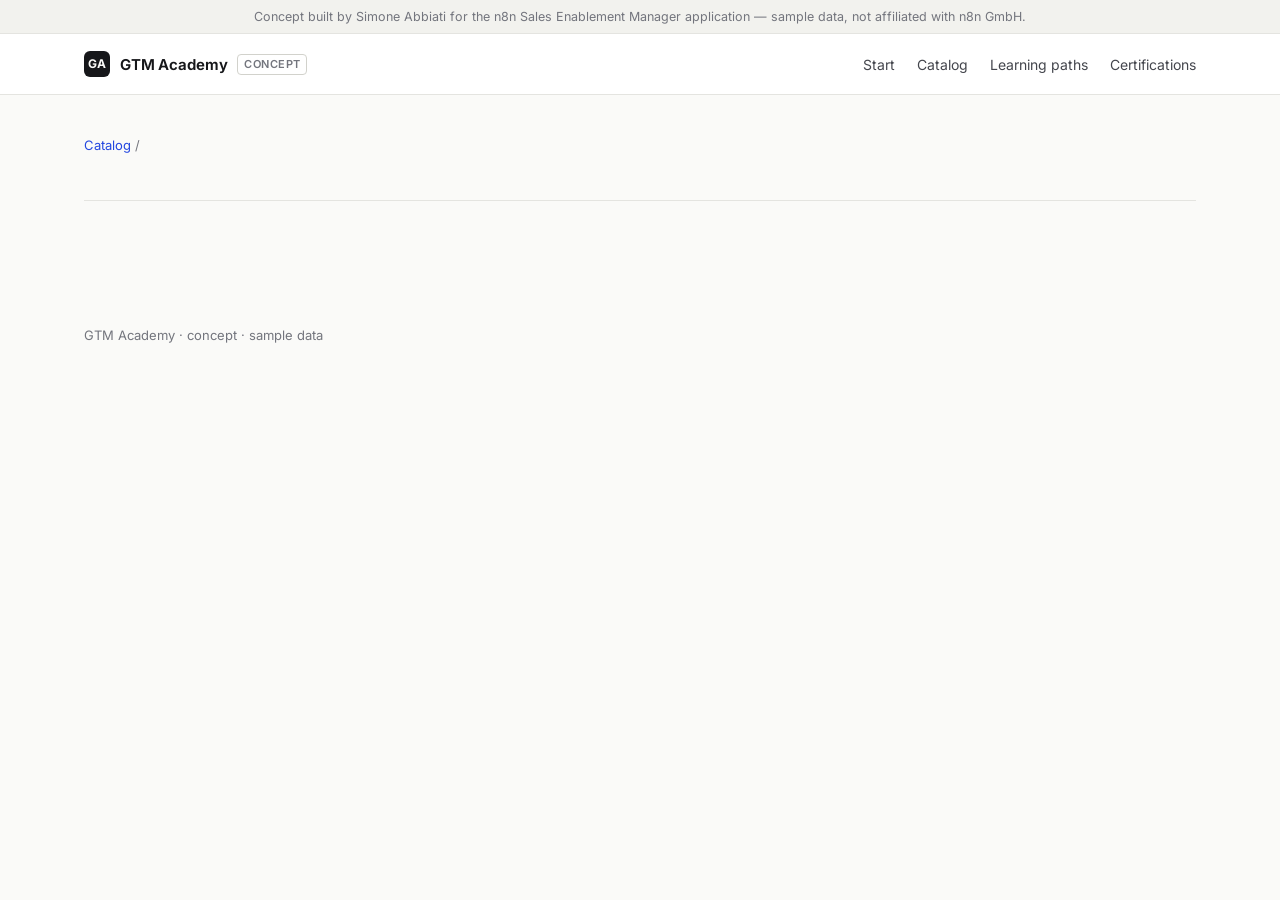
<file: templates/course.template.html>
<!doctype html>
<html lang="en">
<head>
<meta charset="utf-8">
<meta name="viewport" content="width=device-width, initial-scale=1">
<title>__TITLE__ — GTM Academy (concept)</title>
<link rel="preconnect" href="https://fonts.googleapis.com">
<link href="https://fonts.googleapis.com/css2?family=Inter:wght@400;500;600;650;700&display=swap" rel="stylesheet">
<link rel="stylesheet" href="../templates/style.css?v=3">
</head>
<body>
<div class="readbar" id="readbar" aria-hidden="true"></div>
<a class="skip" href="#c-body">Skip to the course</a>
<div class="notice">Concept built by Simone Abbiati for the n8n Sales Enablement Manager application — sample data, not affiliated with n8n GmbH.</div>
<header class="top"><div class="wrap">
  <a class="brand" href="../"><span class="mark">GA</span>GTM Academy <span class="chip">Concept</span></a>
  <nav class="links" aria-label="Sections"><a href="../#start">Start</a><a href="../#catalog">Catalog</a><a href="../#paths">Learning paths</a><a href="../#certifications">Certifications</a></nav>
</div></header>
<main class="wrap">
  <div class="course-head">
    <div class="crumbs"><a href="../#catalog">Catalog</a> / <span id="c-path"></span></div>
    <p class="eyebrow" id="c-code"></p>
    <h1 id="c-title"></h1>
    <p class="lead" id="c-objective"></p>
    <div class="facts-row" id="c-facts"></div>
  </div>
  <div class="course">
    <article id="c-body"></article>
    <aside id="c-side"></aside>
  </div>
</main>
<footer><div class="wrap"><span>GTM Academy · concept · sample data</span><span id="c-updated"></span></div></footer>
<script id="course-data" type="application/json">__COURSE__</script>
<script>
(function(){
  var C=JSON.parse(document.getElementById('course-data').textContent);
  var store={get:function(k,d){try{var v=localStorage.getItem(k);return v?JSON.parse(v):d}catch(e){return d}},set:function(k,v){try{localStorage.setItem(k,JSON.stringify(v))}catch(e){}}};
  var esc=function(t){return String(t==null?'':t).replace(/[&<>"]/g,function(c){return {'&':'&amp;','<':'&lt;','>':'&gt;','"':'&quot;'}[c]}).replace(/\[CHECK WITH PRODUCT\]/g,'<span class="check">[check with product]</span>')};
  var ROLE={AE_MM:'Account Executive (mid-market)',AE_ENT:'Account Executive (enterprise)',SE:'Solutions Engineer',CSM:'Customer Success Manager',PARTNER:'Partner / implementation consultant'};
  var $=function(s){return document.getElementById(s)};
  var pref=store.get('gtm-academy-role','');
  document.title=C.title+' — GTM Academy (concept)';
  $('c-path').textContent=C.path; $('c-code').textContent=C.id+' · '+C.level; $('c-title').textContent=C.title; $('c-objective').textContent=C.objective;
  $('c-facts').innerHTML=['<span><b>'+C.minutes+' min</b></span>','<span>'+C.lessons.length+' lessons</span>','<span>For: '+esc(C.roles.map(function(r){return ROLE[r]||r}).join(', '))+'</span>','<span>When: '+esc(C.moments.join(', '))+'</span>'].join('');
  var ul=function(a){return '<ul>'+a.map(function(x){return '<li>'+esc(x)+'</li>'}).join('')+'</ul>'};
  var S=[];
  var sec=function(id,title,html){if(!html)return '';S.push([id,title]);return '<section id="'+id+'"><h2>'+title+'</h2>'+html+'</section>'};
  var tabs=function(key){var roles=C.roles.filter(function(r){return C.by_role[r]&&C.by_role[r][key]});if(!roles.length)return '';
    var first=roles.indexOf(pref)>-1?pref:roles[0];
    return '<div class="tabs" role="tablist" data-k="'+key+'">'+roles.map(function(r){return '<button role="tab" aria-selected="'+(r===first)+'" data-r="'+r+'" class="'+(r===first?'on':'')+'">'+esc(ROLE[r]||r)+'</button>'}).join('')+'</div>'+
      roles.map(function(r){var b=C.by_role[r][key];return '<div class="pane" role="tabpanel" data-k="'+key+'" data-r="'+r+'"'+(r===first?'':' hidden')+'><p><b>'+esc(b.format)+'</b></p>'+(b.steps?'<ol>'+b.steps.map(function(s){return '<li>'+esc(s)+'</li>'}).join('')+'</ol>':'')+(b.text?'<p>'+esc(b.text)+'</p>':'')+'</div>'}).join('')};
  var h='';
  h+=sec('who','Who it is for','<p>'+esc(C.who_its_for)+'</p>');
  h+=sec('scenario','Business scenario','<p><b>'+esc(C.scenario.name)+'.</b> '+esc(C.scenario.problem)+'</p>');
  h+=sec('before','Before you start',(C.prerequisites.length?ul(C.prerequisites.map(function(p){return p.code+' '+p.title}))+'<p>'+C.prerequisites.map(function(p){return '<a href="'+p.url+'" target="_blank" rel="noopener">Open '+esc(p.code)+' on learn.n8n.io</a>'}).join(' · ')+'</p>':'<p>No prerequisite.</p>'));
  h+=sec('concept','The concept','<p>'+esc(C.concept)+'</p><h3>Lessons</h3><ol>'+C.lessons.map(function(l){return '<li><b>'+esc(l.title)+'</b> ('+l.minutes+' min). '+esc(l.summary)+'</li>'}).join('')+'</ol>');
  h+=sec('say','How to say it',tabs('say'));
  h+=sec('show','How to show it',tabs('show'));
  h+=sec('objections','Objections and gotchas',C.objections.map(function(o){return '<details class="q"><summary>'+esc(o.q)+'</summary><p>'+esc(o.a)+'</p></details>'}).join('')+(C.gotchas&&C.gotchas.length?ul(C.gotchas):''));
  h+=sec('practice','Practice','<p><b>'+esc(C.practice.type)+'.</b> '+esc(C.practice.brief)+'</p><table class="t"><thead><tr><th>Criterion</th><th>What good looks like</th></tr></thead><tbody>'+C.practice.rubric.map(function(r){return '<tr><td>'+esc(r.criterion)+'</td><td>'+esc(r.good)+'</td></tr>'}).join('')+'</tbody></table>');
  h+=sec('check','Check your understanding',C.check.map(function(q,i){return '<details class="q"><summary>'+(i+1)+'. '+esc(q.q)+'</summary><p>'+esc(q.answer)+'</p></details>'}).join(''));
  h+='<nav class="pager" id="pager" aria-label="Course navigation"></nav>';
  $('c-body').innerHTML=h;
  /* tabs */
  document.querySelectorAll('.tabs').forEach(function(t){t.querySelectorAll('button').forEach(function(b){b.onclick=function(){var k=t.dataset.k;
    t.querySelectorAll('button').forEach(function(x){x.classList.toggle('on',x===b);x.setAttribute('aria-selected',String(x===b))});
    document.querySelectorAll('.pane[data-k="'+k+'"]').forEach(function(p){p.hidden=p.dataset.r!==b.dataset.r})}})});
  /* side */
  var done=new Set(store.get('gtm-academy-done',[]));
  $('c-side').innerHTML='<div class="box"><button class="complete" id="complete"></button></div><div class="box toc"><h4>On this page</h4>'+S.map(function(s,i){return '<a href="#'+s[0]+'" data-s="'+s[0]+'">'+(i+1)+'. '+s[1]+'</a>'}).join('')+'</div><div class="box"><h4>Builds</h4>'+ul(C.competencies)+'</div><div class="box"><h4>Assessment</h4>'+ul(C.assessment)+'</div><div class="box"><h4>Status</h4><p style="margin:0;color:var(--soft)">'+esc(C.status)+'</p></div>';
  var btn=$('complete');
  var paint=function(){var d=done.has(C.id);btn.textContent=d?'Completed ✓ (undo)':'Mark as completed';btn.classList.toggle('done',d)};
  btn.onclick=function(){done.has(C.id)?done.delete(C.id):done.add(C.id);store.set('gtm-academy-done',Array.from(done));paint()};paint();
  /* scrollspy + read bar */
  var links=document.querySelectorAll('.toc a');
  var onScroll=function(){var y=window.scrollY+120,cur=S[0][0];S.forEach(function(s){var el=document.getElementById(s[0]);if(el&&el.offsetTop<=y)cur=s[0]});
    links.forEach(function(a){a.classList.toggle('on',a.dataset.s===cur)});
    var max=document.documentElement.scrollHeight-window.innerHeight;$('readbar').style.width=(max>0?Math.min(100,window.scrollY/max*100):0)+'%'};
  window.addEventListener('scroll',onScroll,{passive:true});onScroll();
  /* pager: read the live catalog */
  fetch('../index.html').then(function(r){return r.text()}).then(function(t){
    var m=t.match(/<script id="academy-data" type="application\/json">([\s\S]*?)<\/script>/);if(!m)return;
    var D=JSON.parse(m[1]),ids=D.courses.map(function(c){return c.id}),i=ids.indexOf(C.id),pages=new Set(D.pages||[]);
    var link=function(c,lab,al){if(!c)return '<span></span>';return pages.has(c.id)?'<a href="'+c.id+'.html" style="text-align:'+al+'"><span>'+lab+'</span>'+c.id+' '+esc(c.title)+'</a>':'<span style="text-align:'+al+'"><span>'+lab+'</span>'+c.id+' '+esc(c.title)+' (in progress)</span>'};
    $('pager').innerHTML=link(D.courses[i-1],'Previous','left')+link(D.courses[i+1],'Next','right');
  }).catch(function(){});
  $('c-updated').textContent='Last updated '+C.updated;
})();
</script>
</body>
</html>
</file>
<file: templates/style.css>
:root{
  --bg:#FAFAF8; --surface:#FFFFFF; --ink:#16171A; --soft:#44464D; --muted:#73757D; --line:#E4E4E0; --line-strong:#D2D2CC;
  --accent:#2347E0; --accent-ink:#FFFFFF; --accent-soft:#EEF1FE; --notice:#F2F2EE;
  --l1:#2F6B3A; --l2:#8A5A00; --l3:#8E2D22;
  --radius:10px; --shadow:0 1px 2px rgba(20,20,20,.04);
  --sans:"Inter",system-ui,-apple-system,"Segoe UI",sans-serif;
}
@media (prefers-color-scheme:dark){:root{
  --bg:#121315; --surface:#1A1B1E; --ink:#ECECEA; --soft:#C3C4C7; --muted:#8C8E95; --line:#2A2B2F; --line-strong:#3A3B40;
  --accent:#7C9BFF; --accent-ink:#0E1220; --accent-soft:#1D2337; --notice:#1D1E21;
  --l1:#7CC48A; --l2:#E0B45A; --l3:#E58A7C; --shadow:none;
}}
*{box-sizing:border-box}
html{scroll-behavior:smooth}
body{margin:0;background:var(--bg);color:var(--ink);font:15px/1.55 var(--sans);-webkit-font-smoothing:antialiased}
a{color:var(--accent);text-decoration:none}
a:hover{text-decoration:underline}
.wrap{max-width:1160px;margin:0 auto;padding:0 24px}
.notice{background:var(--notice);border-bottom:1px solid var(--line);font-size:12.5px;color:var(--muted);text-align:center;padding:7px 16px}
header.top{background:var(--surface);border-bottom:1px solid var(--line);position:sticky;top:0;z-index:5}
header.top .wrap{display:flex;align-items:center;justify-content:space-between;height:60px;gap:16px}
.brand{display:flex;align-items:center;gap:10px;color:var(--ink);font-weight:650;letter-spacing:-.01em}
.brand:hover{text-decoration:none}
.mark{width:26px;height:26px;border-radius:6px;background:var(--ink);color:var(--bg);display:grid;place-items:center;font-size:12px;font-weight:700}
.chip{font-size:11px;font-weight:600;letter-spacing:.04em;text-transform:uppercase;color:var(--muted);border:1px solid var(--line-strong);border-radius:4px;padding:1px 6px}
nav.links{display:flex;gap:22px;font-size:14px}
nav.links a{color:var(--soft)}
nav.links a:hover{color:var(--ink);text-decoration:none}
.hero{padding:56px 0 36px;border-bottom:1px solid var(--line)}
.eyebrow{font-size:12.5px;font-weight:600;color:var(--accent);letter-spacing:.02em;margin:0 0 10px}
h1{font-size:clamp(28px,3.4vw,40px);line-height:1.15;letter-spacing:-.02em;margin:0;max-width:22ch;font-weight:680}
h2{font-size:22px;letter-spacing:-.01em;margin:0 0 6px;font-weight:650}
h3{font-size:16px;margin:0;font-weight:620}
.lead{color:var(--soft);font-size:16.5px;max-width:62ch;margin:14px 0 0}
.search{margin-top:26px;display:flex;max-width:560px}
.search input{flex:1;font:inherit;font-size:15px;padding:12px 14px;border:1px solid var(--line-strong);border-radius:var(--radius);background:var(--surface);color:var(--ink)}
.search input:focus{outline:2px solid var(--accent-soft);border-color:var(--accent)}
.facts{display:flex;gap:32px;margin-top:26px;color:var(--muted);font-size:13.5px}
.facts b{display:block;color:var(--ink);font-size:20px;font-weight:650}
section.block{padding:44px 0;border-bottom:1px solid var(--line)}
.sub{color:var(--muted);margin:0 0 22px;max-width:70ch}
.update{display:flex;gap:16px;align-items:flex-start;background:var(--surface);border:1px solid var(--line);border-left:3px solid var(--accent);border-radius:var(--radius);padding:14px 18px;margin-top:28px;max-width:860px}
.update .k{font-size:11.5px;font-weight:600;text-transform:uppercase;letter-spacing:.05em;color:var(--muted);white-space:nowrap;padding-top:2px}
.update p{margin:0;font-size:14px;color:var(--soft)}
.update b{color:var(--ink)}
.catalog{display:grid;grid-template-columns:240px 1fr;gap:36px;align-items:start}
.filters{position:sticky;top:84px;font-size:14px}
.fgroup{border-top:1px solid var(--line);padding:14px 0}
.fgroup:first-child{border-top:0;padding-top:0}
.fgroup h4{margin:0 0 8px;font-size:12px;text-transform:uppercase;letter-spacing:.05em;color:var(--muted);font-weight:600}
.fgroup label{display:flex;gap:8px;align-items:flex-start;padding:3px 0;cursor:pointer;color:var(--soft)}
.fgroup input{margin-top:4px;accent-color:var(--accent)}
.fgroup select{width:100%;font:inherit;font-size:14px;padding:7px 8px;border:1px solid var(--line-strong);border-radius:8px;background:var(--surface);color:var(--ink)}
.reset{background:none;border:0;padding:0;color:var(--accent);font:inherit;font-size:13px;cursor:pointer}
.rolecard{background:var(--surface);border:1px solid var(--line);border-radius:var(--radius);padding:16px 18px;margin-bottom:16px;display:none}
.rolecard.on{display:block}
.rolecard dl{display:grid;grid-template-columns:120px 1fr;gap:6px 16px;margin:10px 0 0;font-size:14px}
.rolecard dt{color:var(--muted)}
.rolecard dd{margin:0;color:var(--soft)}
.count{font-size:13px;color:var(--muted);margin:0 0 10px}
.list{border:1px solid var(--line);border-radius:var(--radius);background:var(--surface);overflow:hidden}
.row{display:grid;grid-template-columns:78px 1fr auto;gap:16px;padding:16px 18px;border-top:1px solid var(--line);color:inherit}
.row:first-child{border-top:0}
a.row:hover{background:var(--accent-soft);text-decoration:none}
.code{font:600 12.5px/1.6 ui-monospace,SFMono-Regular,Menlo,monospace;color:var(--muted)}
.row .meta{font-size:13px;color:var(--muted);margin-top:3px}
.row .roles{font-size:12.5px;color:var(--soft);margin-top:6px}
.row .side{text-align:right;font-size:12.5px;color:var(--muted);white-space:nowrap}
.lvl{display:inline-block;font-size:11.5px;font-weight:600;border:1px solid currentColor;border-radius:4px;padding:0 6px;margin-bottom:4px}
.lvl.L1{color:var(--l1)} .lvl.L2{color:var(--l2)} .lvl.L3{color:var(--l3)}
.soon{font-size:12px;color:var(--muted)}
.empty{padding:28px;text-align:center;color:var(--muted)}
.paths{display:grid;grid-template-columns:repeat(auto-fill,minmax(210px,1fr));gap:14px}
.path{background:var(--surface);border:1px solid var(--line);border-radius:var(--radius);padding:16px}
.path .pid{font-size:12px;color:var(--muted);font-weight:600}
.path ol{margin:10px 0 0;padding-left:18px;font-size:13.5px;color:var(--soft)}
.path li{margin:3px 0}
table.t{width:100%;border-collapse:collapse;background:var(--surface);border:1px solid var(--line);border-radius:var(--radius);overflow:hidden;font-size:14px}
.t th,.t td{text-align:left;padding:11px 14px;border-top:1px solid var(--line);vertical-align:top}
.t th{border-top:0;font-size:12px;text-transform:uppercase;letter-spacing:.05em;color:var(--muted);font-weight:600;background:var(--notice)}
.t td.c{font:600 12.5px ui-monospace,Menlo,monospace;color:var(--muted);white-space:nowrap}
.cols{display:grid;grid-template-columns:repeat(auto-fit,minmax(260px,1fr));gap:24px}
.cols p{margin:6px 0 0;color:var(--soft);font-size:14px}
footer{padding:32px 0 48px;color:var(--muted);font-size:13px}
footer .wrap{display:flex;justify-content:space-between;gap:16px;flex-wrap:wrap}
/* course page */
.crumbs{font-size:13px;color:var(--muted);margin-bottom:14px}
.course-head{padding:40px 0 28px;border-bottom:1px solid var(--line)}
.facts-row{display:flex;flex-wrap:wrap;gap:8px 20px;margin-top:16px;font-size:13.5px;color:var(--muted)}
.facts-row b{color:var(--ink);font-weight:600}
.course{display:grid;grid-template-columns:1fr 280px;gap:44px;padding:36px 0 56px;align-items:start}
.course article section{margin-bottom:34px}
.course article h2{font-size:19px;padding-top:6px}
.course article p,.course article li{color:var(--soft)}
.course article ol,.course article ul{padding-left:20px}
.course aside{position:sticky;top:84px;font-size:14px}
.box{background:var(--surface);border:1px solid var(--line);border-radius:var(--radius);padding:16px 18px;margin-bottom:14px}
.box h4{margin:0 0 8px;font-size:12px;text-transform:uppercase;letter-spacing:.05em;color:var(--muted);font-weight:600}
.box ul{margin:0;padding-left:18px;color:var(--soft)}
.tabs{display:flex;gap:4px;border-bottom:1px solid var(--line);margin:8px 0 14px;flex-wrap:wrap}
.tabs button{background:none;border:0;border-bottom:2px solid transparent;padding:8px 10px;font:inherit;font-size:14px;color:var(--muted);cursor:pointer;margin-bottom:-1px}
.tabs button.on{color:var(--ink);border-color:var(--accent)}
.check{color:var(--l2);font-weight:600;font-size:12.5px}
details.q{border:1px solid var(--line);border-radius:8px;padding:10px 14px;margin:8px 0;background:var(--surface)}
details.q summary{cursor:pointer;color:var(--ink)}
@media (max-width:900px){.catalog,.course{grid-template-columns:1fr}.filters,.course aside{position:static}nav.links{display:none}.row{grid-template-columns:64px 1fr}.row .side{grid-column:2;text-align:left}}

/* ===== v2: role start, progress, cards, badges, pipeline, a11y ===== */
.skip{position:absolute;left:-999px;top:8px;background:var(--ink);color:var(--bg);padding:8px 12px;border-radius:6px;z-index:20}
.skip:focus{left:12px}
:focus-visible{outline:2px solid var(--accent);outline-offset:2px;border-radius:4px}
@media (prefers-reduced-motion:reduce){*{transition:none!important;scroll-behavior:auto!important}}
kbd{font:600 11px ui-monospace,Menlo,monospace;border:1px solid var(--line-strong);border-bottom-width:2px;border-radius:4px;padding:0 5px;color:var(--muted)}
.search{position:relative}
.search kbd{position:absolute;right:12px;top:50%;transform:translateY(-50%)}
.start{margin-top:34px}
.start h2{font-size:15px;font-weight:600;color:var(--soft);margin-bottom:12px}
.roles{display:grid;grid-template-columns:repeat(5,1fr);gap:10px}
.rolebtn{all:unset;box-sizing:border-box;cursor:pointer;background:var(--surface);border:1px solid var(--line);border-radius:var(--radius);padding:14px;display:flex;flex-direction:column;gap:6px;transition:border-color .15s,box-shadow .15s}
.rolebtn:hover{border-color:var(--line-strong);box-shadow:0 4px 14px rgba(20,20,20,.06)}
.rolebtn[aria-pressed=true]{border-color:var(--accent);box-shadow:0 0 0 1px var(--accent)}
.rolebtn .ic{width:30px;height:30px;border-radius:8px;background:var(--accent-soft);color:var(--accent);display:grid;place-items:center}
.rolebtn b{font-size:14px;font-weight:600;color:var(--ink);line-height:1.25}
.rolebtn span{font-size:12.5px;color:var(--muted)}
.ic svg{width:17px;height:17px;stroke:currentColor;fill:none;stroke-width:1.8;stroke-linecap:round;stroke-linejoin:round}
.mypath{margin-top:22px;background:var(--surface);border:1px solid var(--line);border-radius:var(--radius);padding:18px 20px;display:none}
.mypath.on{display:block}
.mypath-head{display:flex;justify-content:space-between;align-items:baseline;gap:12px;flex-wrap:wrap}
.bar{height:6px;background:var(--line);border-radius:3px;overflow:hidden;margin:10px 0 4px}
.bar span{display:block;height:100%;background:var(--accent);border-radius:3px}
.steps{list-style:none;margin:14px 0 0;padding:0;display:grid;grid-template-columns:repeat(auto-fill,minmax(180px,1fr));gap:8px}
.steps li{border:1px solid var(--line);border-radius:8px;padding:10px 12px;font-size:13.5px;display:flex;gap:10px;align-items:flex-start}
.steps li.done{background:var(--accent-soft);border-color:transparent}
.dot{flex:none;width:18px;height:18px;border-radius:50%;border:1.5px solid var(--line-strong);display:grid;place-items:center;font-size:11px;margin-top:1px}
.done .dot{background:var(--accent);border-color:var(--accent);color:var(--accent-ink)}
.steps a{color:var(--ink)}
.toolbar{display:flex;justify-content:space-between;align-items:center;gap:12px;margin-bottom:12px;flex-wrap:wrap}
.toolbar select{font:inherit;font-size:13.5px;padding:6px 8px;border:1px solid var(--line-strong);border-radius:8px;background:var(--surface);color:var(--ink)}
.active-filters{display:flex;gap:6px;flex-wrap:wrap}
.af{all:unset;cursor:pointer;font-size:12.5px;border:1px solid var(--line-strong);border-radius:6px;padding:2px 8px;color:var(--soft)}
.af:hover{border-color:var(--accent);color:var(--accent)}
.grid{display:grid;grid-template-columns:repeat(auto-fill,minmax(250px,1fr));gap:14px}
.card{background:var(--surface);border:1px solid var(--line);border-radius:var(--radius);display:flex;flex-direction:column;color:inherit;transition:border-color .15s,box-shadow .15s,transform .15s;overflow:hidden}
a.card:hover{text-decoration:none;border-color:var(--line-strong);box-shadow:0 6px 18px rgba(20,20,20,.07);transform:translateY(-1px)}
.card-top{display:flex;justify-content:space-between;align-items:center;padding:14px 16px 0}
.card-top .ic{width:34px;height:34px;border-radius:9px;background:var(--accent-soft);color:var(--accent);display:grid;place-items:center}
.card-body{padding:12px 16px 14px;flex:1;display:flex;flex-direction:column;gap:6px}
.card h3{font-size:15.5px;line-height:1.3}
.card .meta{font-size:12.5px;color:var(--muted)}
.card .desc{font-size:13.5px;color:var(--soft)}
.card-foot{border-top:1px solid var(--line);padding:10px 16px;display:flex;justify-content:space-between;gap:8px;font-size:12.5px;color:var(--muted);align-items:center}
.card .ok{color:var(--accent);font-weight:600}
.tag{display:inline-flex;align-items:center;gap:4px;font-size:12px;color:var(--soft);border:1px solid var(--line);border-radius:5px;padding:1px 7px}
.badges{display:grid;grid-template-columns:repeat(auto-fill,minmax(230px,1fr));gap:14px}
.badge{background:var(--surface);border:1px solid var(--line);border-radius:var(--radius);padding:16px;display:flex;gap:14px;align-items:flex-start}
.badge svg.hex{flex:none;width:52px;height:58px}
.badge h3{font-size:14.5px}
.badge p{margin:4px 0 0;font-size:13px;color:var(--muted)}
.pipeline{display:grid;grid-template-columns:repeat(5,1fr);gap:0;margin-top:18px;counter-reset:s}
.pipe{position:relative;background:var(--surface);border:1px solid var(--line);padding:14px;font-size:13.5px;color:var(--soft);counter-increment:s}
.pipe:not(:last-child){border-right:0}
.pipe:first-child{border-radius:var(--radius) 0 0 var(--radius)}
.pipe:last-child{border-radius:0 var(--radius) var(--radius) 0}
.pipe b{display:block;color:var(--ink);font-size:14px;margin-bottom:4px}
.pipe b::before{content:counter(s) ". ";color:var(--accent)}
.pipe.human{background:var(--accent-soft)}
.filters-toggle{display:none}
/* course page v2 */
.toc{font-size:13.5px}
.toc a{display:block;color:var(--muted);padding:4px 0 4px 10px;border-left:2px solid var(--line)}
.toc a.on{color:var(--ink);border-color:var(--accent)}
.readbar{position:fixed;top:0;left:0;height:3px;background:var(--accent);width:0;z-index:30}
.complete{all:unset;box-sizing:border-box;cursor:pointer;width:100%;text-align:center;background:var(--accent);color:var(--accent-ink);font-weight:600;font-size:14px;padding:10px;border-radius:8px}
.complete.done{background:var(--accent-soft);color:var(--accent)}
.pager{display:flex;justify-content:space-between;gap:12px;border-top:1px solid var(--line);padding-top:20px;margin-top:10px;font-size:14px}
.pager a{display:flex;flex-direction:column;gap:2px;max-width:48%}
.pager span{font-size:12px;color:var(--muted)}
.course article section{scroll-margin-top:84px}
@media (max-width:1000px){.roles{grid-template-columns:repeat(2,1fr)}.pipeline{grid-template-columns:1fr}.pipe{border-right:1px solid var(--line)!important;border-radius:0!important;border-bottom:0}.pipe:last-child{border-bottom:1px solid var(--line)}}
@media (max-width:900px){.filters-toggle{display:inline-block;all:unset;cursor:pointer;font-size:13.5px;color:var(--accent);margin-bottom:10px}.filters{display:none}.filters.open{display:block;margin-bottom:16px}}
.card .eyerow{font-size:12px;color:var(--muted)}
.card-foot{flex-wrap:wrap;row-gap:2px}
.card-foot>span{white-space:nowrap}
@media (max-width:900px){.search kbd{display:none}}
</file>
